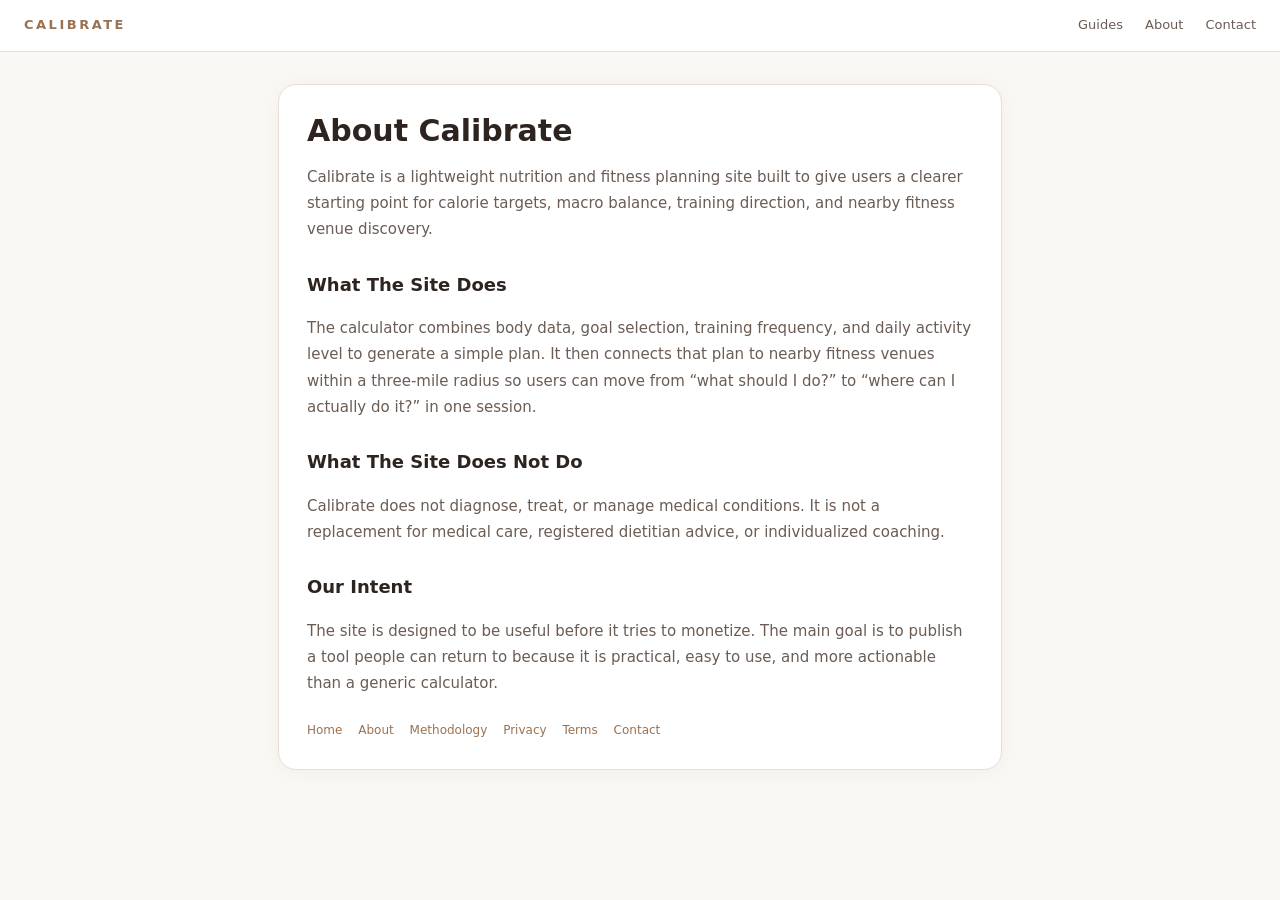
<file: about.html>
<!DOCTYPE html>
<html lang="en">
<head>
  <meta charset="UTF-8" />
  <meta name="viewport" content="width=device-width, initial-scale=1.0" />
  <title>About Calibrate</title>
  <meta name="google-adsense-account" content="ca-pub-9247222675222330" />
  <script async src="https://pagead2.googlesyndication.com/pagead/js/adsbygoogle.js?client=ca-pub-9247222675222330" crossorigin="anonymous"></script>
  <script async src="https://www.googletagmanager.com/gtag/js?id=G-ZL0KT039TB"></script>
  <script>
    window.dataLayer = window.dataLayer || [];
    function gtag(){dataLayer.push(arguments);}
    gtag('js', new Date());
    gtag('config', 'G-ZL0KT039TB');
  </script>
  <script type="text/javascript">
    (function(c,l,a,r,i,t,y){
        c[a]=c[a]||function(){(c[a].q=c[a].q||[]).push(arguments)};
        t=l.createElement(r);t.async=1;t.src="https://www.clarity.ms/tag/"+i;
        y=l.getElementsByTagName(r)[0];y.parentNode.insertBefore(t,y);
    })(window, document, "clarity", "script", "w45pj6dyt1");
  </script>
  <style>
    * { box-sizing: border-box; }
    body { margin: 0; font-family: Inter, system-ui, sans-serif; background: #faf8f5; color: #2d2420; line-height: 1.75; }
    nav.nav { background: #fff; border-bottom: 1px solid #ecddd4; padding: 14px 24px; display: flex; align-items: center; justify-content: space-between; position: sticky; top: 0; z-index: 10; }
    .nav-brand { color: #9a7252; text-decoration: none; font-weight: 700; letter-spacing: 2.5px; text-transform: uppercase; font-size: 13px; }
    .nav-links { display: flex; gap: 22px; }
    .nav-links a { color: #6b5c54; text-decoration: none; font-size: 13px; font-weight: 500; }
    .nav-links a:hover { color: #9a7252; }
    .wrap { max-width: 760px; margin: 0 auto; padding: 32px 18px 64px; }
    .card { background: #fff; border: 1px solid #ecddd4; border-radius: 18px; box-shadow: 0 2px 24px rgba(184,144,106,0.08); padding: 28px; }
    h1 { margin: 0 0 14px; font-size: 30px; line-height: 1.2; }
    h2 { margin: 26px 0 10px; font-size: 18px; }
    p, li { font-size: 15px; color: #6b5c54; }
    ul { padding-left: 20px; }
    .footer { margin-top: 24px; font-size: 12px; color: #9b8e87; }
    .footer a { color: #9a7252; text-decoration: none; margin-right: 12px; }
  </style>
</head>
<body>
  <nav class="nav">
    <a class="nav-brand" href="/">Calibrate</a>
    <div class="nav-links">
      <a href="/guides.html">Guides</a>
      <a href="/about.html">About</a>
      <a href="/contact.html">Contact</a>
    </div>
  </nav>
  <div class="wrap">
    <div class="card">
<h1>About Calibrate</h1>
<p>Calibrate is a lightweight nutrition and fitness planning site built to give users a clearer starting point for calorie targets, macro balance, training direction, and nearby fitness venue discovery.</p>
<h2>What The Site Does</h2>
<p>The calculator combines body data, goal selection, training frequency, and daily activity level to generate a simple plan. It then connects that plan to nearby fitness venues within a three-mile radius so users can move from “what should I do?” to “where can I actually do it?” in one session.</p>
<h2>What The Site Does Not Do</h2>
<p>Calibrate does not diagnose, treat, or manage medical conditions. It is not a replacement for medical care, registered dietitian advice, or individualized coaching.</p>
<h2>Our Intent</h2>
<p>The site is designed to be useful before it tries to monetize. The main goal is to publish a tool people can return to because it is practical, easy to use, and more actionable than a generic calculator.</p>
      <div class="footer">
        <a href="/">Home</a>
        <a href="/about.html">About</a>
        <a href="/methodology.html">Methodology</a>
        <a href="/privacy.html">Privacy</a>
        <a href="/terms.html">Terms</a>
        <a href="/contact.html">Contact</a>
      </div>
    </div>
  </div>
</body>
</html>
</file>
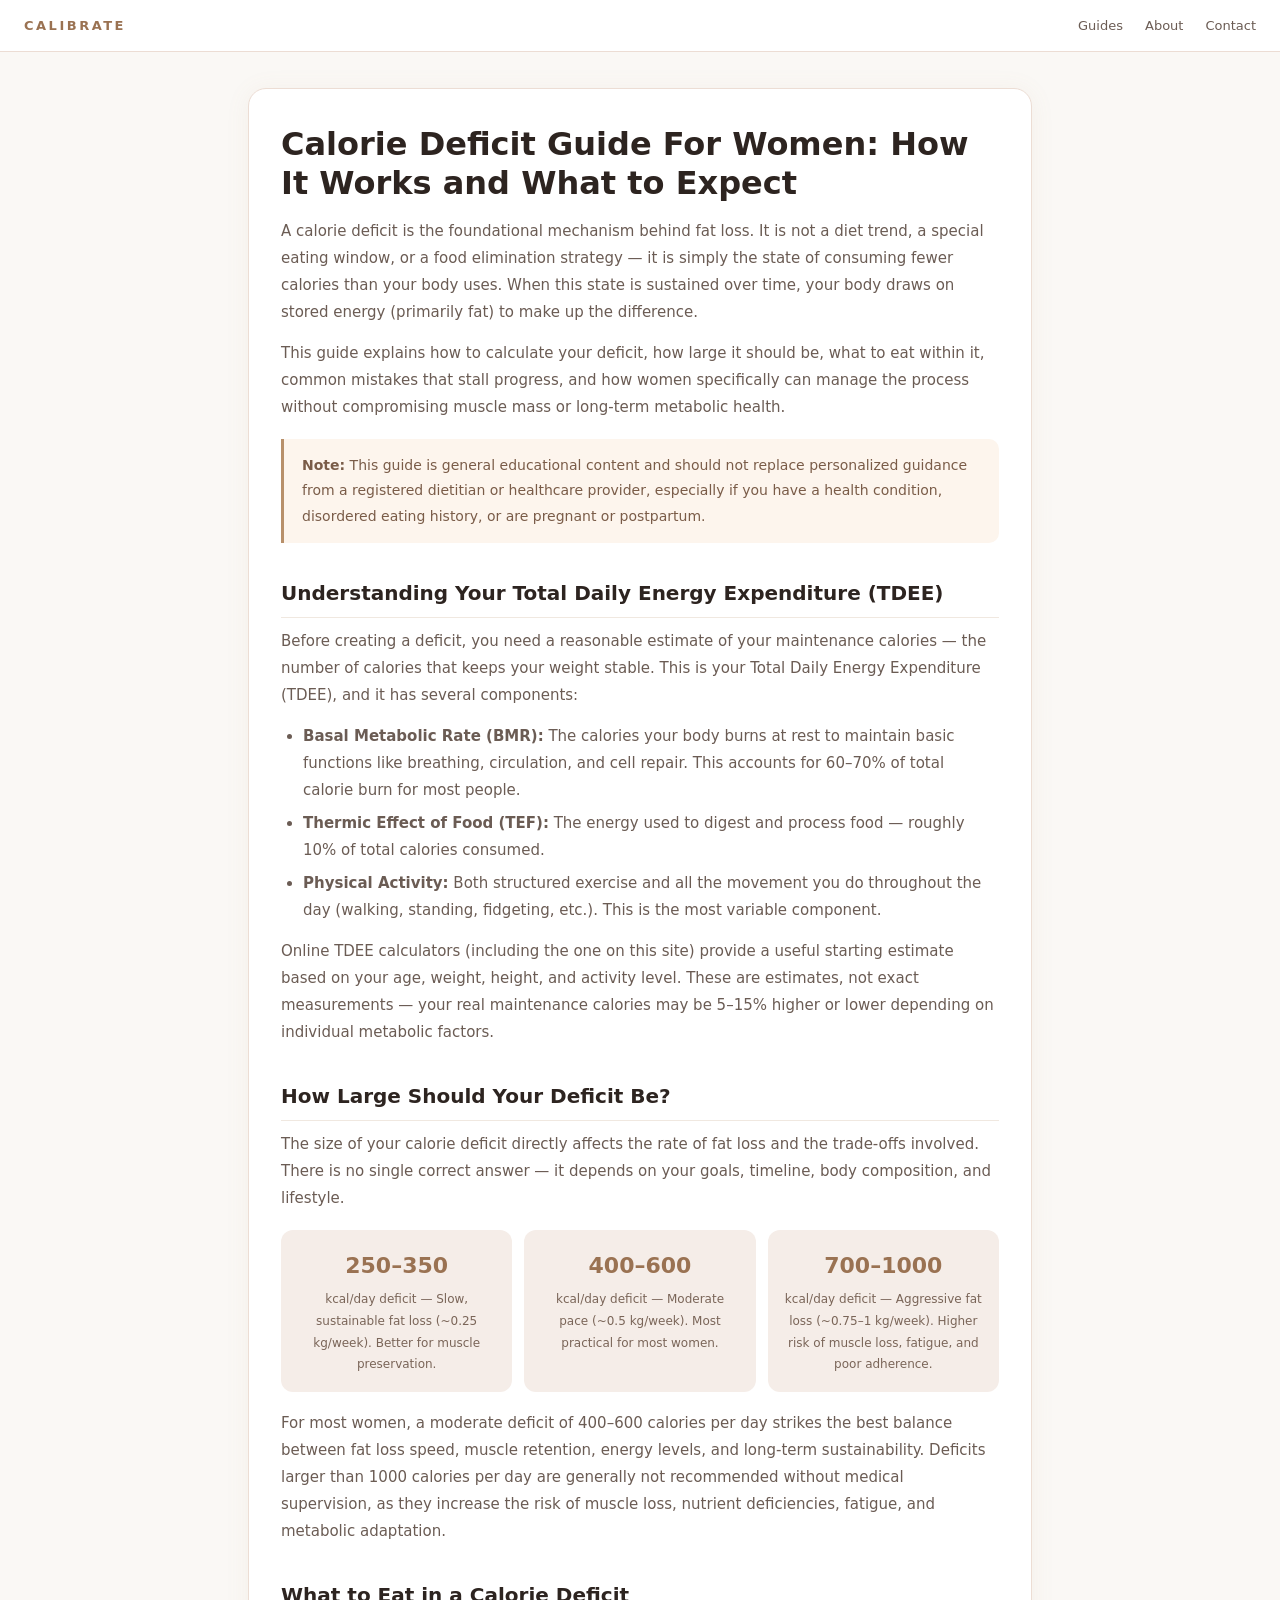
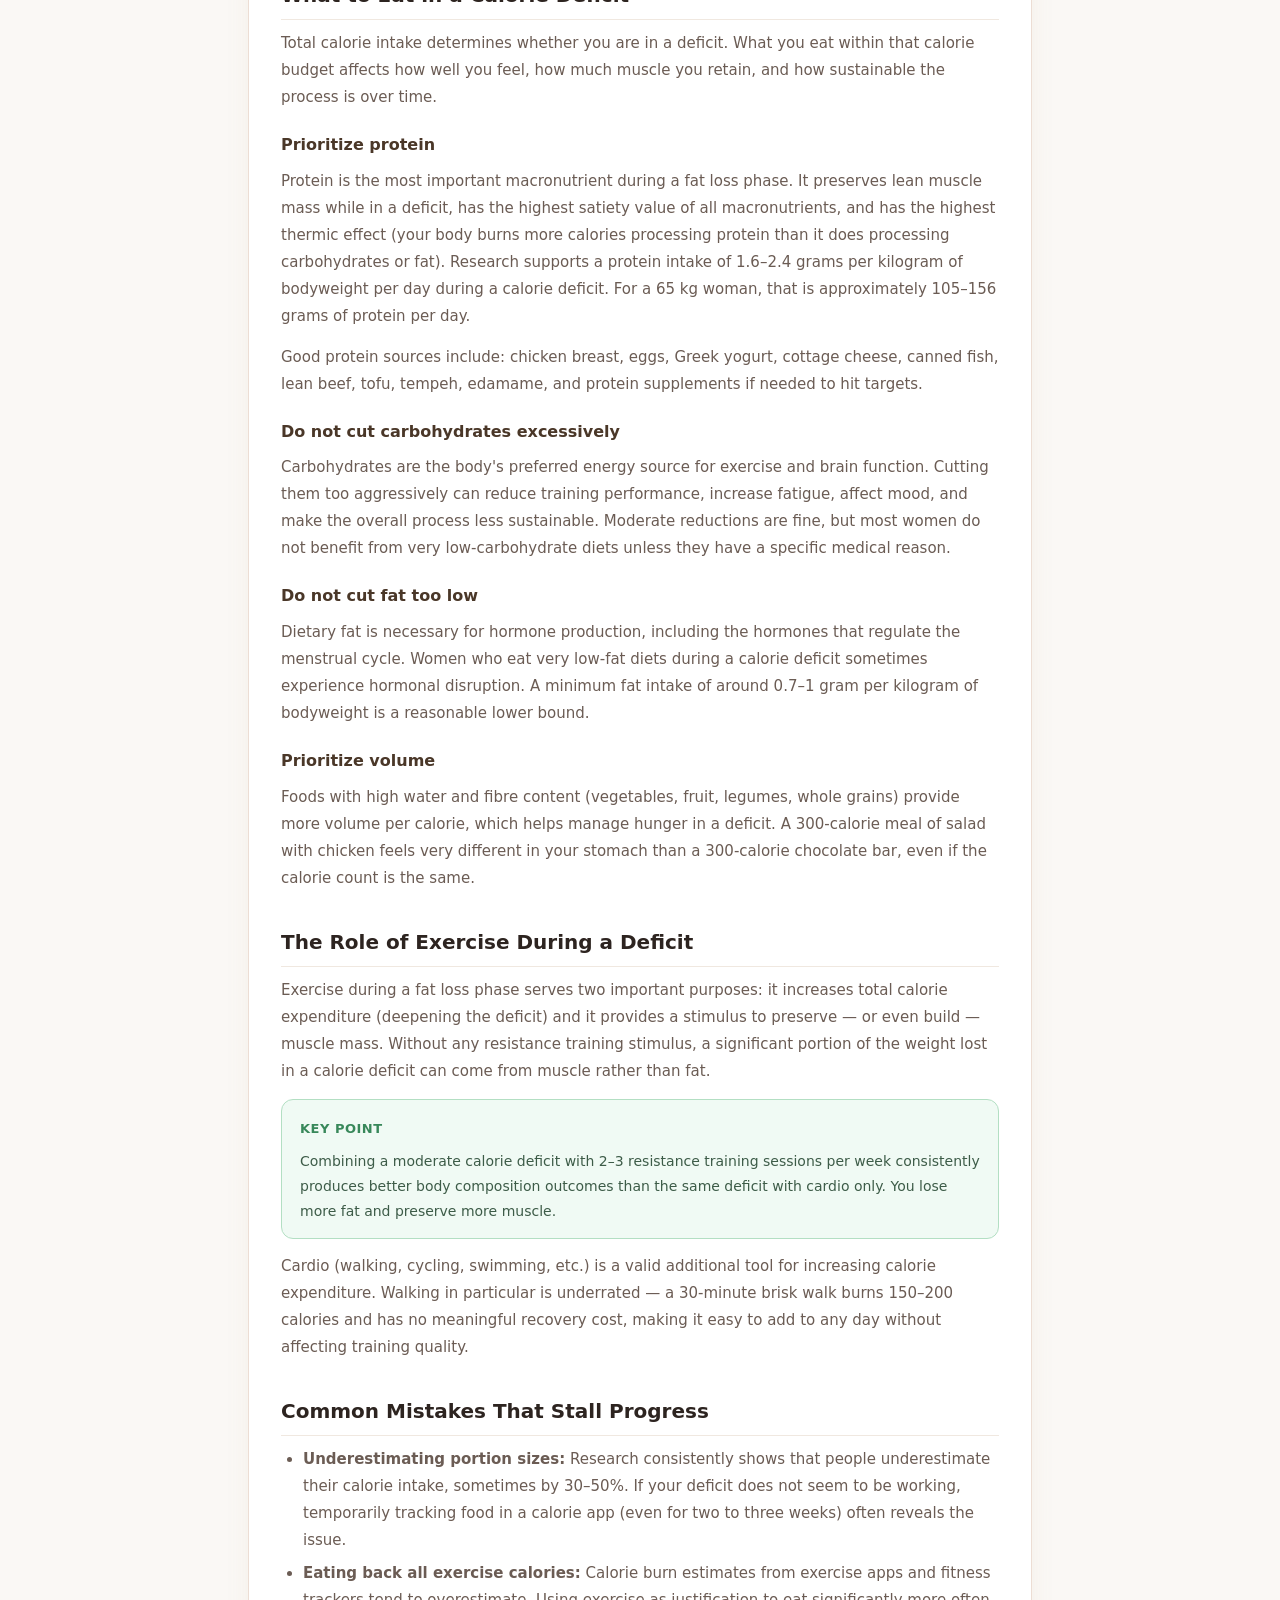
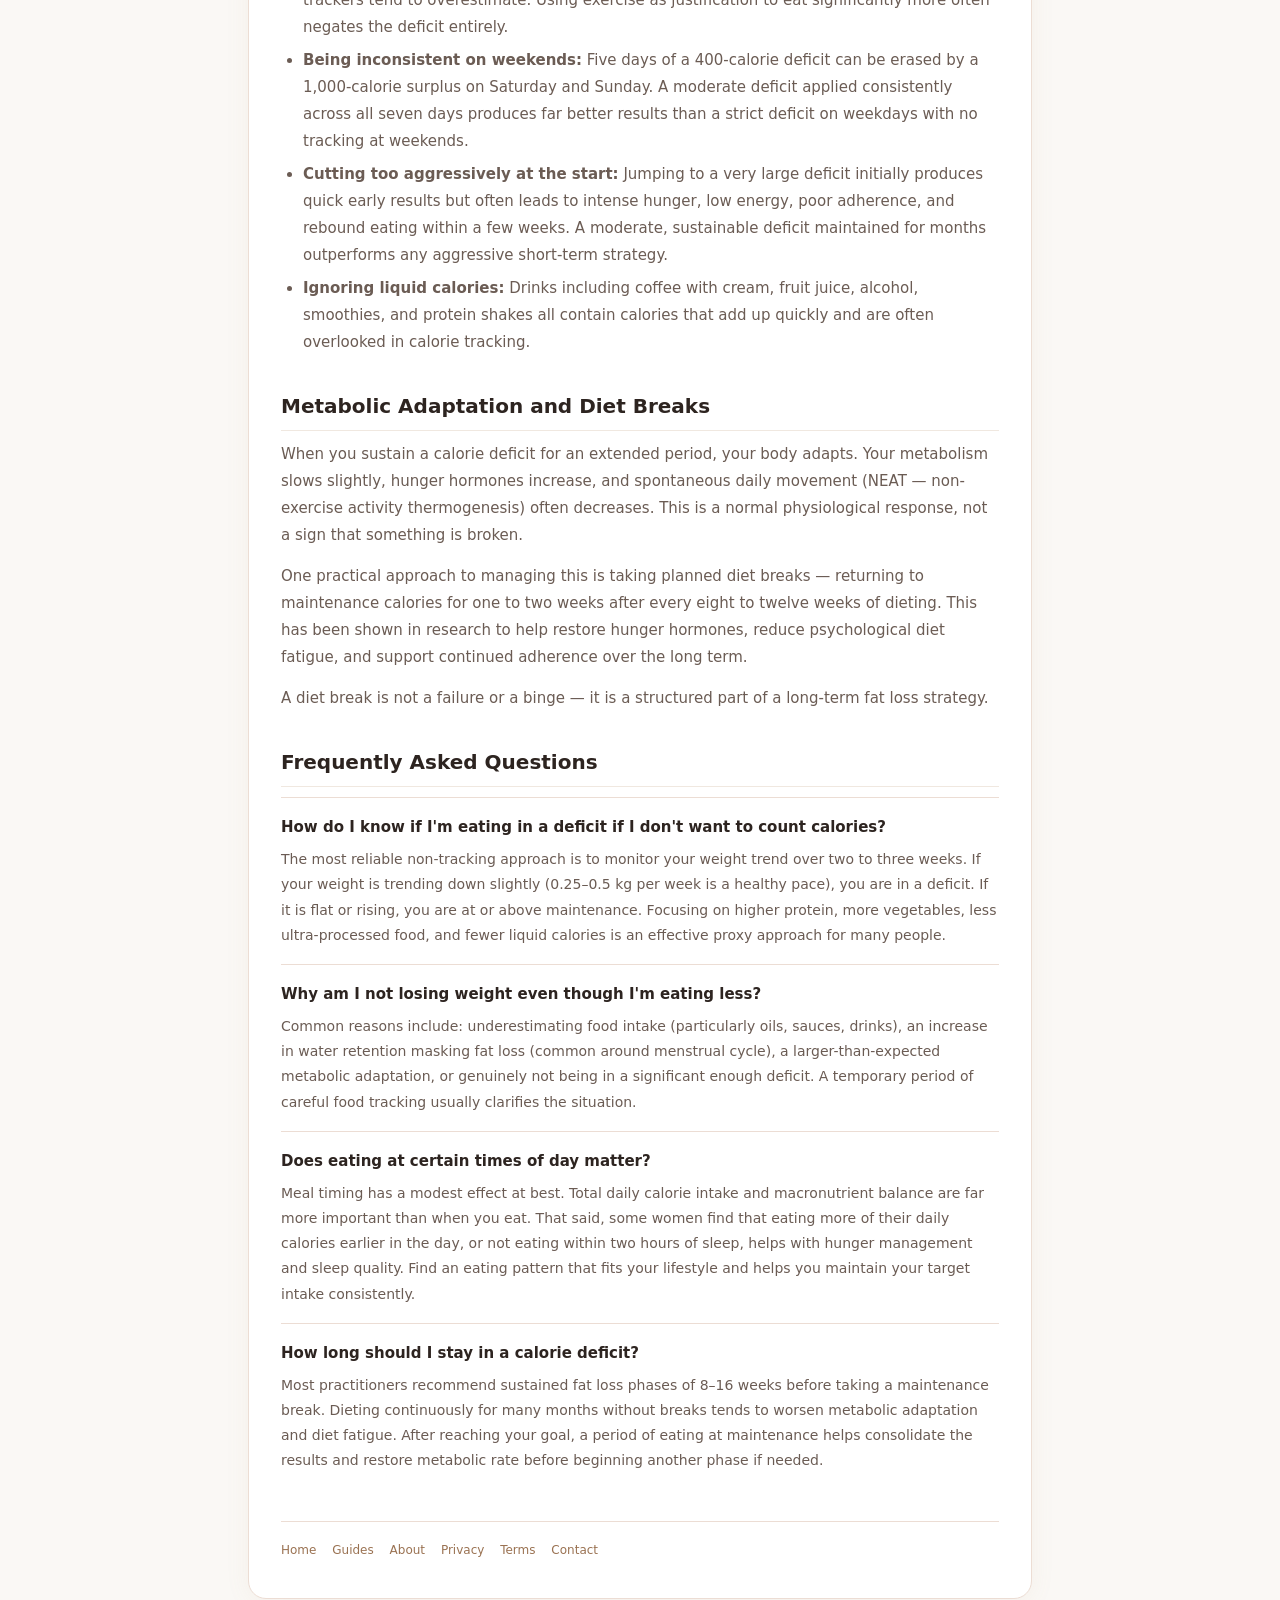
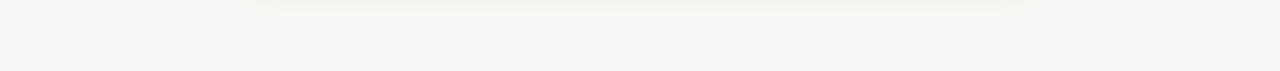
<file: calorie-deficit-guide.html>
<!DOCTYPE html>
<html lang="en">
<head>
  <meta charset="UTF-8" />
  <meta name="viewport" content="width=device-width, initial-scale=1.0" />
  <title>Calorie Deficit Guide For Women: How It Works and What to Expect - Calibrate</title>
  <meta name="description" content="A practical calorie deficit guide for women. Learn how to calculate your deficit, how large it should be, what to eat, common mistakes, and how to sustain fat loss without losing muscle." />
  <link rel="canonical" href="https://woojintest.pages.dev/calorie-deficit-guide.html" />
  <meta property="og:type" content="article" />
  <meta property="og:title" content="Calorie Deficit Guide For Women: How It Works and What to Expect" />
  <meta property="og:description" content="A practical calorie deficit guide for women. Learn how to calculate your deficit, how large it should be, what to eat, common mistakes, and how to sustain fat loss without losing muscle." />
  <meta property="og:url" content="https://woojintest.pages.dev/calorie-deficit-guide.html" />
  <meta property="og:site_name" content="Calibrate" />
  <meta property="article:published_time" content="2026-04-01" />
  <meta name="twitter:card" content="summary" />
  <meta name="twitter:title" content="Calorie Deficit Guide For Women: How It Works and What to Expect" />
  <meta name="twitter:description" content="A practical calorie deficit guide for women covering deficit size, nutrition, and fat loss strategies." />
  <meta name="google-adsense-account" content="ca-pub-9247222675222330" />
  <script async src="https://pagead2.googlesyndication.com/pagead/js/adsbygoogle.js?client=ca-pub-9247222675222330" crossorigin="anonymous"></script>
  <script async src="https://www.googletagmanager.com/gtag/js?id=G-ZL0KT039TB"></script>
  <script>
    window.dataLayer = window.dataLayer || [];
    function gtag(){dataLayer.push(arguments);}
    gtag('js', new Date());
    gtag('config', 'G-ZL0KT039TB');
  </script>
  <script type="text/javascript">
    (function(c,l,a,r,i,t,y){
        c[a]=c[a]||function(){(c[a].q=c[a].q||[]).push(arguments)};
        t=l.createElement(r);t.async=1;t.src="https://www.clarity.ms/tag/"+i;
        y=l.getElementsByTagName(r)[0];y.parentNode.insertBefore(t,y);
    })(window, document, "clarity", "script", "w45pj6dyt1");
  </script>
  <style>
    * { box-sizing: border-box; }
    body { margin: 0; font-family: Inter, system-ui, sans-serif; background: #faf8f5; color: #2d2420; line-height: 1.8; }
    nav.nav { background: #fff; border-bottom: 1px solid #ecddd4; padding: 14px 24px; display: flex; align-items: center; justify-content: space-between; position: sticky; top: 0; z-index: 10; }
    .nav-brand { color: #9a7252; text-decoration: none; font-weight: 700; letter-spacing: 2.5px; text-transform: uppercase; font-size: 13px; }
    .nav-links { display: flex; gap: 22px; }
    .nav-links a { color: #6b5c54; text-decoration: none; font-size: 13px; font-weight: 500; }
    .nav-links a:hover { color: #9a7252; }
    .wrap { max-width: 820px; margin: 0 auto; padding: 36px 18px 72px; }
    .card { background: #fff; border: 1px solid #ecddd4; border-radius: 18px; box-shadow: 0 2px 24px rgba(184,144,106,0.08); padding: 36px 32px; }
    h1 { margin: 0 0 16px; font-size: 32px; line-height: 1.2; }
    h2 { margin: 32px 0 10px; font-size: 20px; color: #2d2420; border-bottom: 1px solid #f0e8e0; padding-bottom: 6px; }
    h3 { margin: 20px 0 8px; font-size: 16px; color: #4a3728; }
    p { font-size: 15px; color: #6b5c54; margin: 0 0 14px; }
    ul, ol { padding-left: 22px; margin: 0 0 14px; }
    li { font-size: 15px; color: #6b5c54; margin-bottom: 6px; }
    .intro-note { background: #fdf5ed; border-left: 3px solid #b8906a; border-radius: 0 10px 10px 0; padding: 14px 18px; margin: 18px 0; }
    .intro-note p { margin: 0; font-size: 14px; color: #7a5c48; }
    .stat-grid { display: grid; grid-template-columns: repeat(3, 1fr); gap: 12px; margin: 18px 0; }
    @media (max-width: 600px) { .stat-grid { grid-template-columns: 1fr; } }
    .stat-card { background: #f5ede8; border-radius: 12px; padding: 16px; text-align: center; }
    .stat-card .val { font-size: 22px; font-weight: 800; color: #9a7252; }
    .stat-card .lbl { font-size: 12px; color: #7a6558; margin-top: 4px; }
    .tip-block { background: #f0faf4; border: 1px solid #b3dfc3; border-radius: 12px; padding: 14px 18px; margin: 14px 0; }
    .tip-block strong { color: #38885a; font-size: 13px; text-transform: uppercase; letter-spacing: 0.5px; }
    .tip-block p { margin: 6px 0 0; font-size: 14px; color: #3d5c48; }
    .faq-item { border-top: 1px solid #ecddd4; padding: 16px 0; }
    .faq-item:last-child { border-bottom: 1px solid #ecddd4; }
    .faq-q { font-size: 15px; font-weight: 600; color: #2d2420; margin: 0 0 6px; }
    .faq-a { font-size: 14px; color: #6b5c54; margin: 0; }
    .footer { margin-top: 32px; padding-top: 18px; border-top: 1px solid #ecddd4; font-size: 12px; color: #9b8e87; }
    .footer a { color: #9a7252; text-decoration: none; margin-right: 12px; }
    .breadcrumb { font-size: 12px; color: #9b8e87; margin-bottom: 18px; display: flex; align-items: center; gap: 6px; flex-wrap: wrap; }
    .breadcrumb a { color: #9a7252; text-decoration: none; }
    .breadcrumb span.sep { color: #ecddd4; }
    .article-meta { display: flex; align-items: center; gap: 16px; margin-bottom: 22px; flex-wrap: wrap; }
    .article-meta time { font-size: 12px; color: #9b8e87; }
    .article-meta .author-tag { font-size: 12px; background: #f5ede8; color: #7a5c48; padding: 3px 10px; border-radius: 100px; border: 1px solid #e8cdb0; }
    .related-guides { margin-top: 32px; padding-top: 22px; border-top: 1px solid #ecddd4; }
    .related-guides h2 { font-size: 16px; color: #2d2420; margin: 0 0 12px; border: none; padding: 0; }
    .related-list { display: grid; gap: 10px; }
    .related-item { background: #f9f4ef; border: 1px solid #ecddd4; border-radius: 12px; padding: 14px 16px; text-decoration: none; display: block; transition: border-color 0.2s; }
    .related-item:hover { border-color: #b8906a; }
    .related-item strong { display: block; font-size: 14px; color: #2d2420; margin-bottom: 3px; }
    .related-item span { font-size: 12px; color: #6b5c54; }
  </style>
  <script type="application/ld+json">
  {
    "@context": "https://schema.org",
    "@graph": [
      {
        "@type": "Article",
        "headline": "Calorie Deficit Guide For Women: How It Works and What to Expect",
        "description": "A practical calorie deficit guide for women. Learn how to calculate your deficit, how large it should be, what to eat, common mistakes, and how to sustain fat loss without losing muscle.",
        "url": "https://woojintest.pages.dev/calorie-deficit-guide.html",
        "datePublished": "2026-04-01",
        "dateModified": "2026-04-01",
        "author": {"@type": "Organization", "name": "Calibrate", "url": "https://woojintest.pages.dev/"},
        "publisher": {"@type": "Organization", "name": "Calibrate", "url": "https://woojintest.pages.dev/"},
        "mainEntityOfPage": {"@type": "WebPage", "@id": "https://woojintest.pages.dev/calorie-deficit-guide.html"},
        "inLanguage": "en"
      },
      {
        "@type": "BreadcrumbList",
        "itemListElement": [
          {"@type": "ListItem", "position": 1, "name": "Home", "item": "https://woojintest.pages.dev/"},
          {"@type": "ListItem", "position": 2, "name": "Guides", "item": "https://woojintest.pages.dev/guides.html"},
          {"@type": "ListItem", "position": 3, "name": "Calorie Deficit Guide", "item": "https://woojintest.pages.dev/calorie-deficit-guide.html"}
        ]
      },
      {
        "@type": "FAQPage",
        "mainEntity": [
          {
            "@type": "Question",
            "name": "How do I know if I'm eating in a calorie deficit if I don't want to count calories?",
            "acceptedAnswer": {"@type": "Answer", "text": "Monitor your weight trend over two to three weeks. If your weight is trending down slightly, you are in a deficit. Focusing on higher protein, more vegetables, less ultra-processed food, and fewer liquid calories is an effective proxy approach for many people."}
          },
          {
            "@type": "Question",
            "name": "Why am I not losing weight even though I'm eating less?",
            "acceptedAnswer": {"@type": "Answer", "text": "Common reasons include underestimating food intake, water retention masking fat loss, metabolic adaptation, or not being in a significant enough deficit. A temporary period of careful food tracking usually clarifies the situation."}
          },
          {
            "@type": "Question",
            "name": "Does eating at certain times of day matter for fat loss?",
            "acceptedAnswer": {"@type": "Answer", "text": "Meal timing has a modest effect at best. Total daily calorie intake and macronutrient balance are far more important than when you eat. Find an eating pattern that fits your lifestyle and helps you maintain your target intake consistently."}
          },
          {
            "@type": "Question",
            "name": "How long should I stay in a calorie deficit?",
            "acceptedAnswer": {"@type": "Answer", "text": "Most practitioners recommend sustained fat loss phases of 8 to 16 weeks before taking a maintenance break. Dieting continuously for many months without breaks tends to worsen metabolic adaptation and diet fatigue."}
          }
        ]
      }
    ]
  }
  </script>
</head>
<body>
  <nav class="nav">
    <a class="nav-brand" href="/">Calibrate</a>
    <div class="nav-links">
      <a href="/guides.html">Guides</a>
      <a href="/about.html">About</a>
      <a href="/contact.html">Contact</a>
    </div>
  </nav>
  <div class="wrap">
    <div class="card">
      <h1>Calorie Deficit Guide For Women: How It Works and What to Expect</h1>
      <p>A calorie deficit is the foundational mechanism behind fat loss. It is not a diet trend, a special eating window, or a food elimination strategy — it is simply the state of consuming fewer calories than your body uses. When this state is sustained over time, your body draws on stored energy (primarily fat) to make up the difference.</p>
      <p>This guide explains how to calculate your deficit, how large it should be, what to eat within it, common mistakes that stall progress, and how women specifically can manage the process without compromising muscle mass or long-term metabolic health.</p>

      <div class="intro-note">
        <p><strong>Note:</strong> This guide is general educational content and should not replace personalized guidance from a registered dietitian or healthcare provider, especially if you have a health condition, disordered eating history, or are pregnant or postpartum.</p>
      </div>

      <h2>Understanding Your Total Daily Energy Expenditure (TDEE)</h2>
      <p>Before creating a deficit, you need a reasonable estimate of your maintenance calories — the number of calories that keeps your weight stable. This is your Total Daily Energy Expenditure (TDEE), and it has several components:</p>
      <ul>
        <li><strong>Basal Metabolic Rate (BMR):</strong> The calories your body burns at rest to maintain basic functions like breathing, circulation, and cell repair. This accounts for 60–70% of total calorie burn for most people.</li>
        <li><strong>Thermic Effect of Food (TEF):</strong> The energy used to digest and process food — roughly 10% of total calories consumed.</li>
        <li><strong>Physical Activity:</strong> Both structured exercise and all the movement you do throughout the day (walking, standing, fidgeting, etc.). This is the most variable component.</li>
      </ul>
      <p>Online TDEE calculators (including the one on this site) provide a useful starting estimate based on your age, weight, height, and activity level. These are estimates, not exact measurements — your real maintenance calories may be 5–15% higher or lower depending on individual metabolic factors.</p>

      <h2>How Large Should Your Deficit Be?</h2>
      <p>The size of your calorie deficit directly affects the rate of fat loss and the trade-offs involved. There is no single correct answer — it depends on your goals, timeline, body composition, and lifestyle.</p>

      <div class="stat-grid">
        <div class="stat-card">
          <div class="val">250–350</div>
          <div class="lbl">kcal/day deficit — Slow, sustainable fat loss (~0.25 kg/week). Better for muscle preservation.</div>
        </div>
        <div class="stat-card">
          <div class="val">400–600</div>
          <div class="lbl">kcal/day deficit — Moderate pace (~0.5 kg/week). Most practical for most women.</div>
        </div>
        <div class="stat-card">
          <div class="val">700–1000</div>
          <div class="lbl">kcal/day deficit — Aggressive fat loss (~0.75–1 kg/week). Higher risk of muscle loss, fatigue, and poor adherence.</div>
        </div>
      </div>

      <p>For most women, a moderate deficit of 400–600 calories per day strikes the best balance between fat loss speed, muscle retention, energy levels, and long-term sustainability. Deficits larger than 1000 calories per day are generally not recommended without medical supervision, as they increase the risk of muscle loss, nutrient deficiencies, fatigue, and metabolic adaptation.</p>

      <h2>What to Eat in a Calorie Deficit</h2>
      <p>Total calorie intake determines whether you are in a deficit. What you eat within that calorie budget affects how well you feel, how much muscle you retain, and how sustainable the process is over time.</p>

      <h3>Prioritize protein</h3>
      <p>Protein is the most important macronutrient during a fat loss phase. It preserves lean muscle mass while in a deficit, has the highest satiety value of all macronutrients, and has the highest thermic effect (your body burns more calories processing protein than it does processing carbohydrates or fat). Research supports a protein intake of 1.6–2.4 grams per kilogram of bodyweight per day during a calorie deficit. For a 65 kg woman, that is approximately 105–156 grams of protein per day.</p>
      <p>Good protein sources include: chicken breast, eggs, Greek yogurt, cottage cheese, canned fish, lean beef, tofu, tempeh, edamame, and protein supplements if needed to hit targets.</p>

      <h3>Do not cut carbohydrates excessively</h3>
      <p>Carbohydrates are the body's preferred energy source for exercise and brain function. Cutting them too aggressively can reduce training performance, increase fatigue, affect mood, and make the overall process less sustainable. Moderate reductions are fine, but most women do not benefit from very low-carbohydrate diets unless they have a specific medical reason.</p>

      <h3>Do not cut fat too low</h3>
      <p>Dietary fat is necessary for hormone production, including the hormones that regulate the menstrual cycle. Women who eat very low-fat diets during a calorie deficit sometimes experience hormonal disruption. A minimum fat intake of around 0.7–1 gram per kilogram of bodyweight is a reasonable lower bound.</p>

      <h3>Prioritize volume</h3>
      <p>Foods with high water and fibre content (vegetables, fruit, legumes, whole grains) provide more volume per calorie, which helps manage hunger in a deficit. A 300-calorie meal of salad with chicken feels very different in your stomach than a 300-calorie chocolate bar, even if the calorie count is the same.</p>

      <h2>The Role of Exercise During a Deficit</h2>
      <p>Exercise during a fat loss phase serves two important purposes: it increases total calorie expenditure (deepening the deficit) and it provides a stimulus to preserve — or even build — muscle mass. Without any resistance training stimulus, a significant portion of the weight lost in a calorie deficit can come from muscle rather than fat.</p>

      <div class="tip-block">
        <strong>Key Point</strong>
        <p>Combining a moderate calorie deficit with 2–3 resistance training sessions per week consistently produces better body composition outcomes than the same deficit with cardio only. You lose more fat and preserve more muscle.</p>
      </div>

      <p>Cardio (walking, cycling, swimming, etc.) is a valid additional tool for increasing calorie expenditure. Walking in particular is underrated — a 30-minute brisk walk burns 150–200 calories and has no meaningful recovery cost, making it easy to add to any day without affecting training quality.</p>

      <h2>Common Mistakes That Stall Progress</h2>
      <ul>
        <li><strong>Underestimating portion sizes:</strong> Research consistently shows that people underestimate their calorie intake, sometimes by 30–50%. If your deficit does not seem to be working, temporarily tracking food in a calorie app (even for two to three weeks) often reveals the issue.</li>
        <li><strong>Eating back all exercise calories:</strong> Calorie burn estimates from exercise apps and fitness trackers tend to overestimate. Using exercise as justification to eat significantly more often negates the deficit entirely.</li>
        <li><strong>Being inconsistent on weekends:</strong> Five days of a 400-calorie deficit can be erased by a 1,000-calorie surplus on Saturday and Sunday. A moderate deficit applied consistently across all seven days produces far better results than a strict deficit on weekdays with no tracking at weekends.</li>
        <li><strong>Cutting too aggressively at the start:</strong> Jumping to a very large deficit initially produces quick early results but often leads to intense hunger, low energy, poor adherence, and rebound eating within a few weeks. A moderate, sustainable deficit maintained for months outperforms any aggressive short-term strategy.</li>
        <li><strong>Ignoring liquid calories:</strong> Drinks including coffee with cream, fruit juice, alcohol, smoothies, and protein shakes all contain calories that add up quickly and are often overlooked in calorie tracking.</li>
      </ul>

      <h2>Metabolic Adaptation and Diet Breaks</h2>
      <p>When you sustain a calorie deficit for an extended period, your body adapts. Your metabolism slows slightly, hunger hormones increase, and spontaneous daily movement (NEAT — non-exercise activity thermogenesis) often decreases. This is a normal physiological response, not a sign that something is broken.</p>
      <p>One practical approach to managing this is taking planned diet breaks — returning to maintenance calories for one to two weeks after every eight to twelve weeks of dieting. This has been shown in research to help restore hunger hormones, reduce psychological diet fatigue, and support continued adherence over the long term.</p>
      <p>A diet break is not a failure or a binge — it is a structured part of a long-term fat loss strategy.</p>

      <h2>Frequently Asked Questions</h2>
      <div class="faq-item">
        <p class="faq-q">How do I know if I'm eating in a deficit if I don't want to count calories?</p>
        <p class="faq-a">The most reliable non-tracking approach is to monitor your weight trend over two to three weeks. If your weight is trending down slightly (0.25–0.5 kg per week is a healthy pace), you are in a deficit. If it is flat or rising, you are at or above maintenance. Focusing on higher protein, more vegetables, less ultra-processed food, and fewer liquid calories is an effective proxy approach for many people.</p>
      </div>
      <div class="faq-item">
        <p class="faq-q">Why am I not losing weight even though I'm eating less?</p>
        <p class="faq-a">Common reasons include: underestimating food intake (particularly oils, sauces, drinks), an increase in water retention masking fat loss (common around menstrual cycle), a larger-than-expected metabolic adaptation, or genuinely not being in a significant enough deficit. A temporary period of careful food tracking usually clarifies the situation.</p>
      </div>
      <div class="faq-item">
        <p class="faq-q">Does eating at certain times of day matter?</p>
        <p class="faq-a">Meal timing has a modest effect at best. Total daily calorie intake and macronutrient balance are far more important than when you eat. That said, some women find that eating more of their daily calories earlier in the day, or not eating within two hours of sleep, helps with hunger management and sleep quality. Find an eating pattern that fits your lifestyle and helps you maintain your target intake consistently.</p>
      </div>
      <div class="faq-item">
        <p class="faq-q">How long should I stay in a calorie deficit?</p>
        <p class="faq-a">Most practitioners recommend sustained fat loss phases of 8–16 weeks before taking a maintenance break. Dieting continuously for many months without breaks tends to worsen metabolic adaptation and diet fatigue. After reaching your goal, a period of eating at maintenance helps consolidate the results and restore metabolic rate before beginning another phase if needed.</p>
      </div>

      <div class="footer">
        <a href="/">Home</a>
        <a href="/guides.html">Guides</a>
        <a href="/about.html">About</a>
        <a href="/privacy.html">Privacy</a>
        <a href="/terms.html">Terms</a>
        <a href="/contact.html">Contact</a>
      </div>
    </div>
  </div>
</body>
</html>
</file>
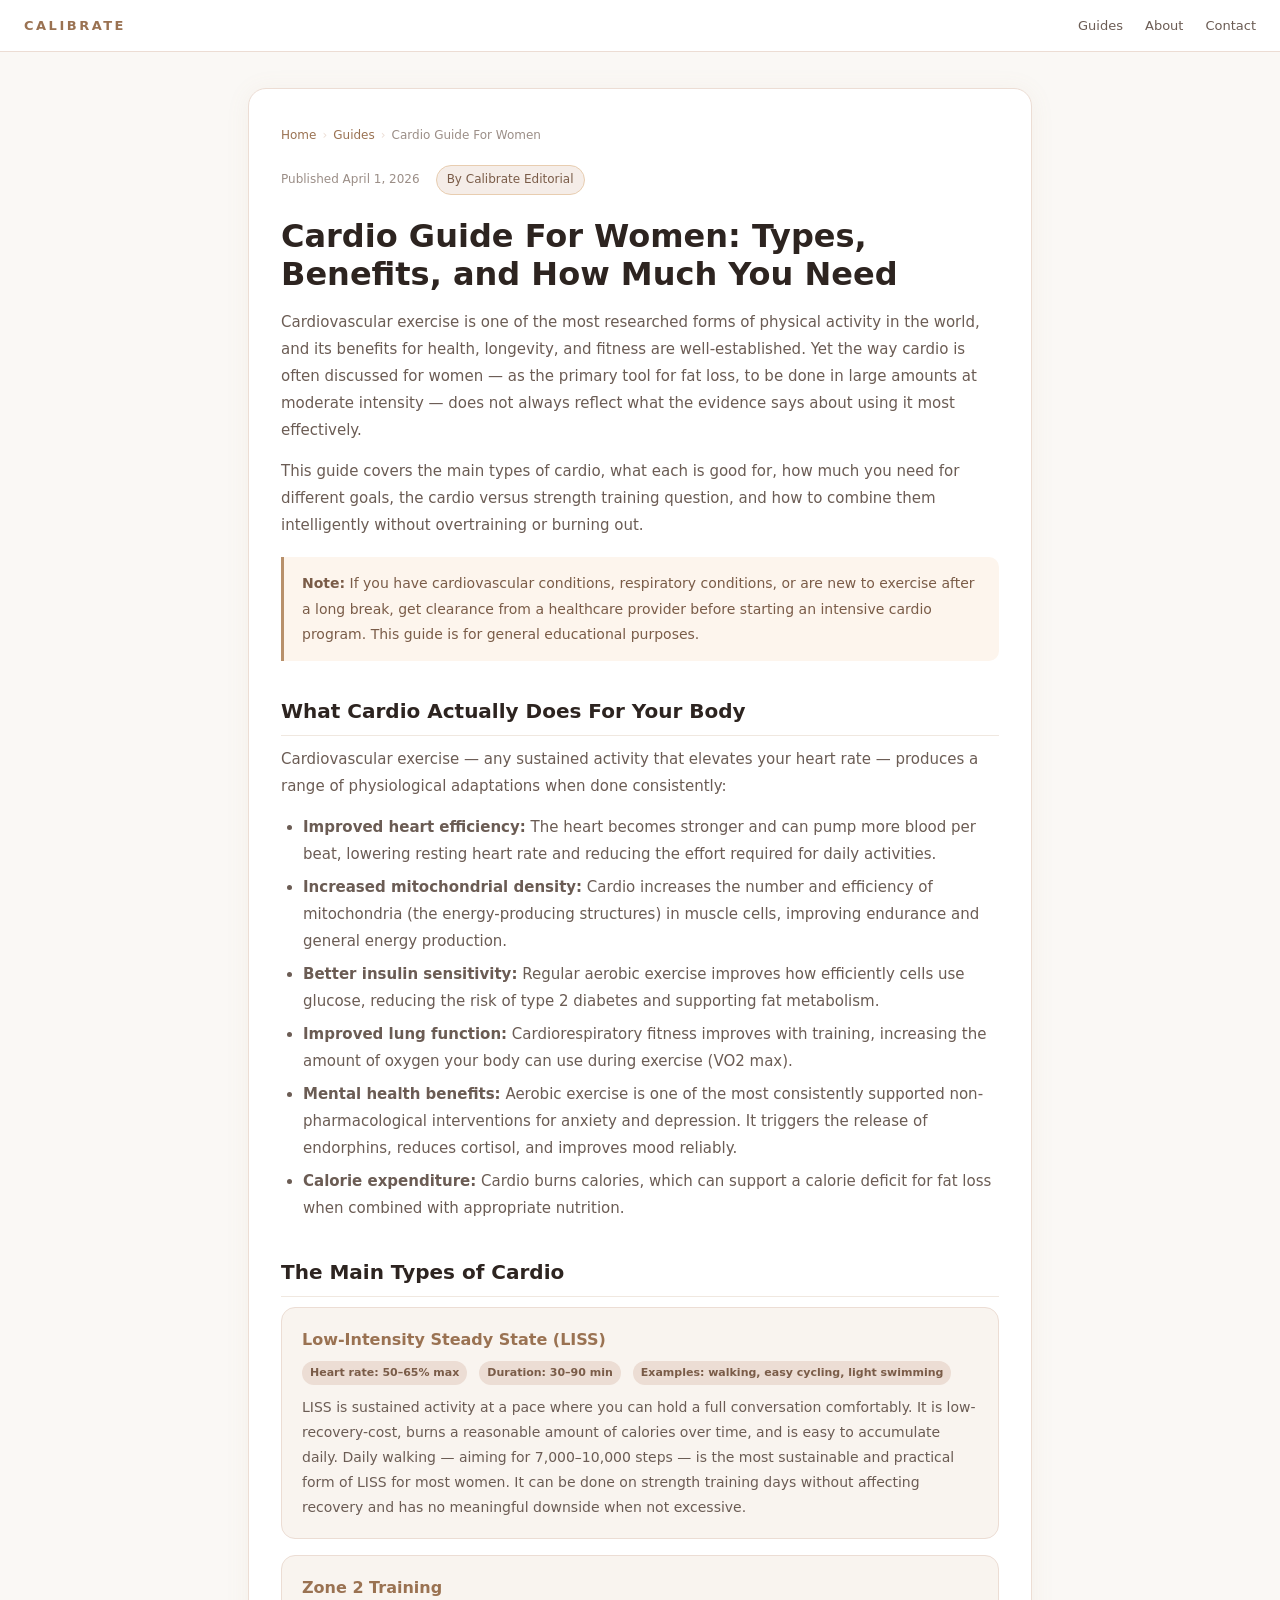
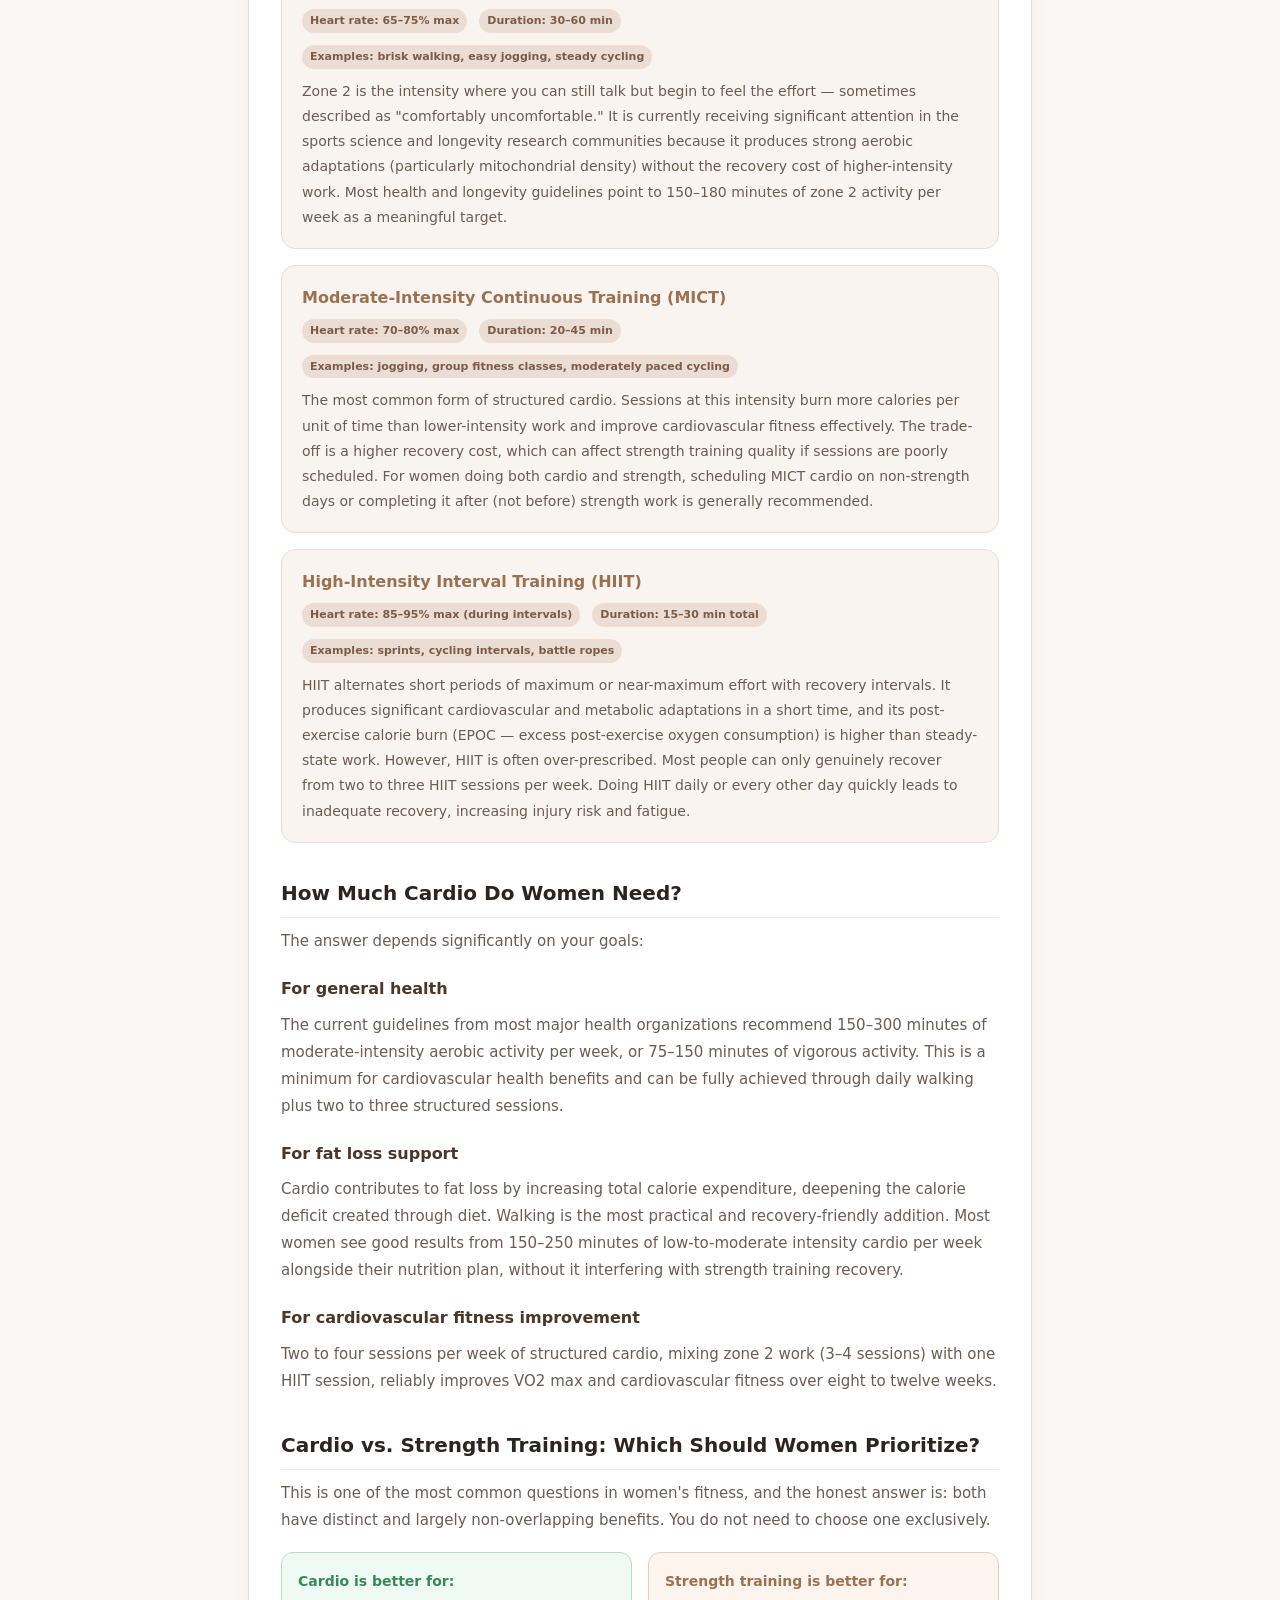
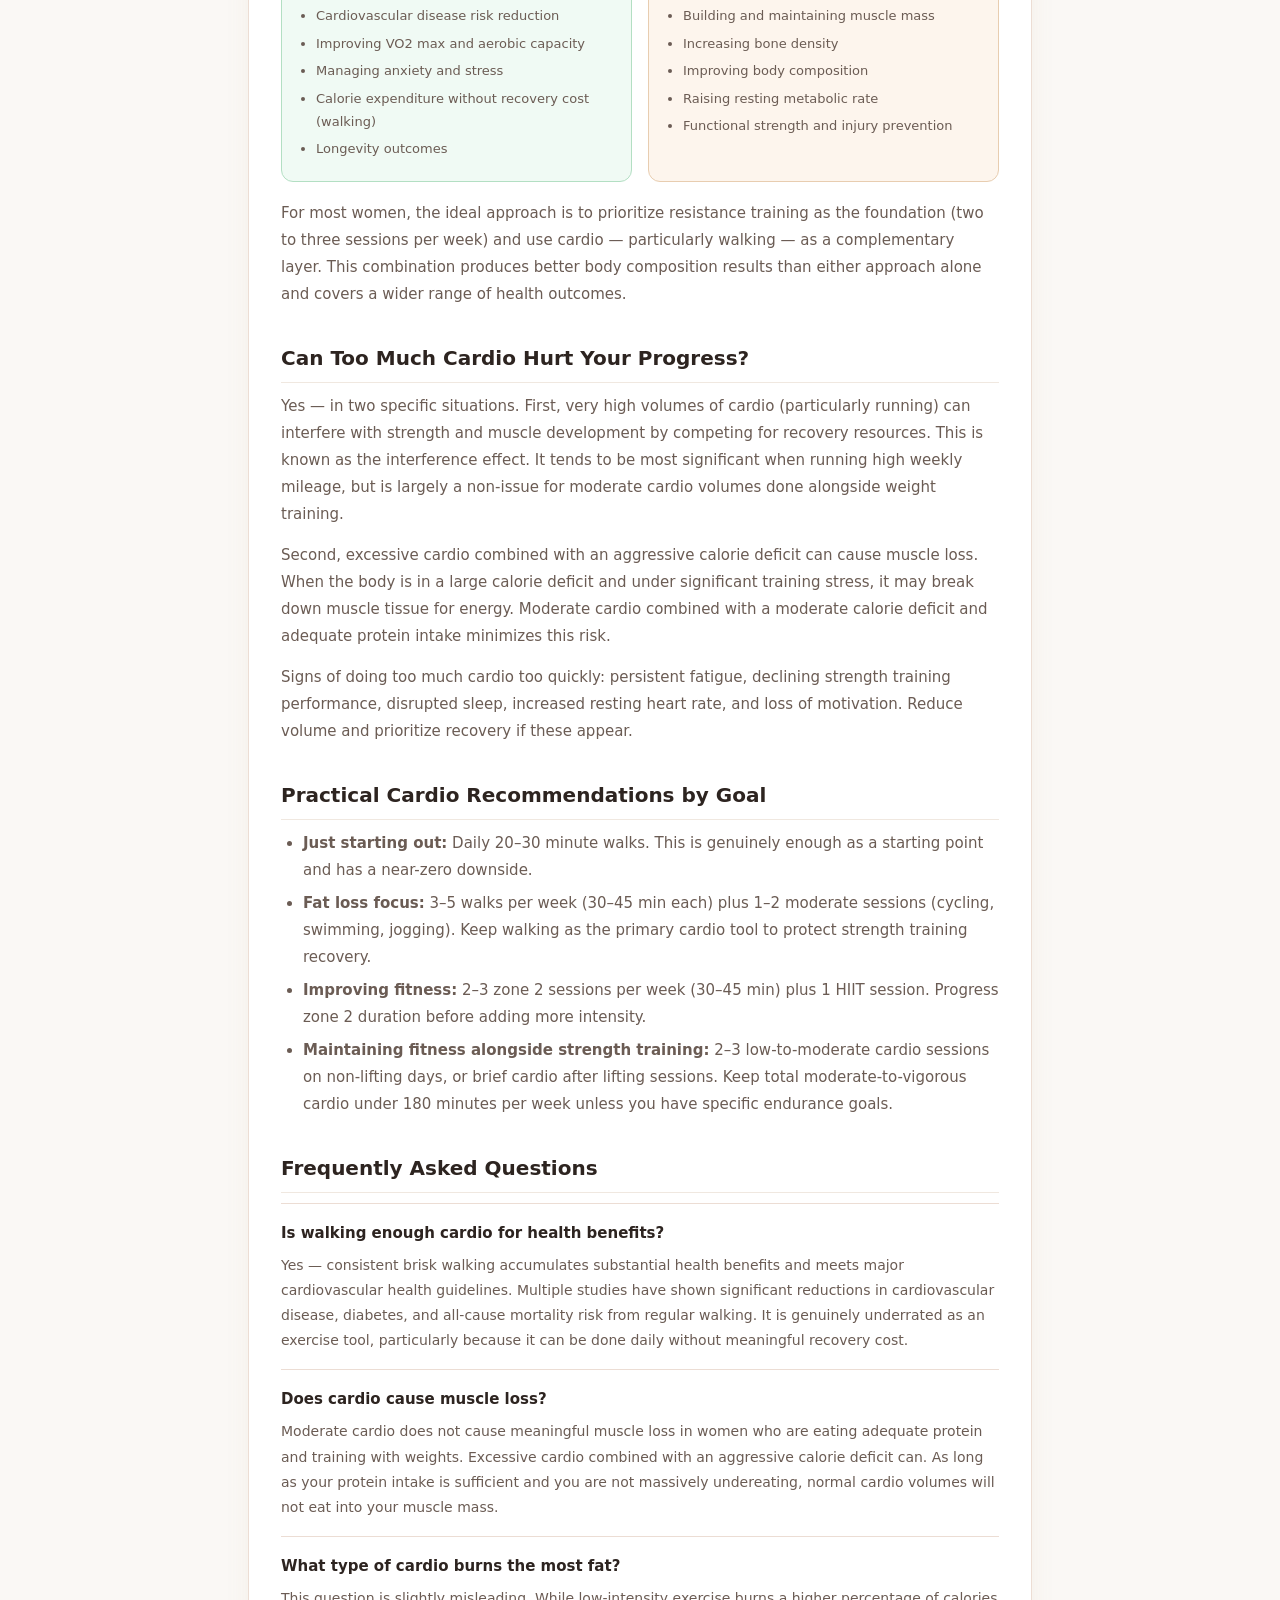
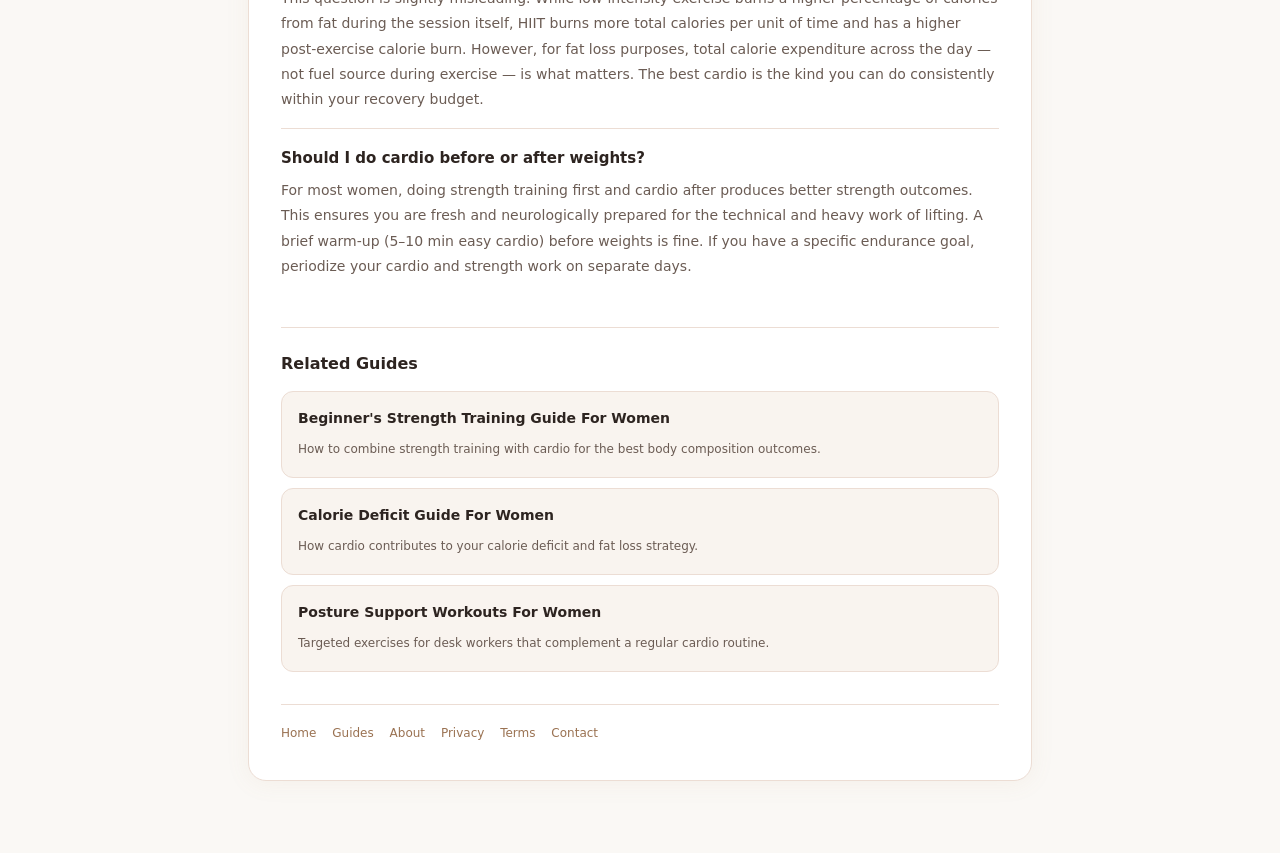
<file: cardio-guide.html>
<!DOCTYPE html>
<html lang="en">
<head>
  <meta charset="UTF-8" />
  <meta name="viewport" content="width=device-width, initial-scale=1.0" />
  <title>Cardio Guide For Women: Types, Benefits, and How Much You Need - Calibrate</title>
  <meta name="description" content="A practical cardio guide for women covering LISS, HIIT, zone 2 training, how much cardio you need, cardio vs weights, and how to use cardio effectively for fat loss and fitness." />
  <link rel="canonical" href="https://woojintest.pages.dev/cardio-guide.html" />
  <meta property="og:type" content="article" />
  <meta property="og:title" content="Cardio Guide For Women: Types, Benefits, and How Much You Need" />
  <meta property="og:description" content="A practical cardio guide for women covering LISS, HIIT, zone 2 training, how much cardio you need, cardio vs weights, and how to use cardio effectively for fat loss and fitness." />
  <meta property="og:url" content="https://woojintest.pages.dev/cardio-guide.html" />
  <meta property="og:site_name" content="Calibrate" />
  <meta property="article:published_time" content="2026-04-01" />
  <meta name="twitter:card" content="summary" />
  <meta name="twitter:title" content="Cardio Guide For Women: Types, Benefits, and How Much You Need" />
  <meta name="twitter:description" content="LISS, zone 2, HIIT explained. How much cardio women need for health, fat loss, and fitness goals." />
  <meta name="google-adsense-account" content="ca-pub-9247222675222330" />
  <script async src="https://pagead2.googlesyndication.com/pagead/js/adsbygoogle.js?client=ca-pub-9247222675222330" crossorigin="anonymous"></script>
  <script async src="https://www.googletagmanager.com/gtag/js?id=G-ZL0KT039TB"></script>
  <script>
    window.dataLayer = window.dataLayer || [];
    function gtag(){dataLayer.push(arguments);}
    gtag('js', new Date());
    gtag('config', 'G-ZL0KT039TB');
  </script>
  <script type="text/javascript">
    (function(c,l,a,r,i,t,y){
        c[a]=c[a]||function(){(c[a].q=c[a].q||[]).push(arguments)};
        t=l.createElement(r);t.async=1;t.src="https://www.clarity.ms/tag/"+i;
        y=l.getElementsByTagName(r)[0];y.parentNode.insertBefore(t,y);
    })(window, document, "clarity", "script", "w45pj6dyt1");
  </script>
  <style>
    * { box-sizing: border-box; }
    body { margin: 0; font-family: Inter, system-ui, sans-serif; background: #faf8f5; color: #2d2420; line-height: 1.8; }
    nav.nav { background: #fff; border-bottom: 1px solid #ecddd4; padding: 14px 24px; display: flex; align-items: center; justify-content: space-between; position: sticky; top: 0; z-index: 10; }
    .nav-brand { color: #9a7252; text-decoration: none; font-weight: 700; letter-spacing: 2.5px; text-transform: uppercase; font-size: 13px; }
    .nav-links { display: flex; gap: 22px; }
    .nav-links a { color: #6b5c54; text-decoration: none; font-size: 13px; font-weight: 500; }
    .nav-links a:hover { color: #9a7252; }
    .wrap { max-width: 820px; margin: 0 auto; padding: 36px 18px 72px; }
    .card { background: #fff; border: 1px solid #ecddd4; border-radius: 18px; box-shadow: 0 2px 24px rgba(184,144,106,0.08); padding: 36px 32px; }
    h1 { margin: 0 0 16px; font-size: 32px; line-height: 1.2; }
    h2 { margin: 32px 0 10px; font-size: 20px; color: #2d2420; border-bottom: 1px solid #f0e8e0; padding-bottom: 6px; }
    h3 { margin: 20px 0 8px; font-size: 16px; color: #4a3728; }
    p { font-size: 15px; color: #6b5c54; margin: 0 0 14px; }
    ul, ol { padding-left: 22px; margin: 0 0 14px; }
    li { font-size: 15px; color: #6b5c54; margin-bottom: 6px; }
    .intro-note { background: #fdf5ed; border-left: 3px solid #b8906a; border-radius: 0 10px 10px 0; padding: 14px 18px; margin: 18px 0; }
    .intro-note p { margin: 0; font-size: 14px; color: #7a5c48; }
    .cardio-type { background: #f9f4ef; border: 1px solid #ecddd4; border-radius: 14px; padding: 18px 20px; margin-bottom: 16px; }
    .cardio-type h3 { margin: 0 0 6px; font-size: 16px; color: #9a7252; }
    .cardio-type .meta { font-size: 12px; color: #9b8e87; margin-bottom: 10px; display: flex; gap: 12px; flex-wrap: wrap; }
    .meta-tag { background: #ecddd4; color: #7a5c48; padding: 2px 8px; border-radius: 100px; font-size: 11px; font-weight: 600; }
    .cardio-type p { margin: 0; font-size: 14px; }
    .compare-grid { display: grid; grid-template-columns: 1fr 1fr; gap: 16px; margin: 18px 0; }
    @media (max-width: 580px) { .compare-grid { grid-template-columns: 1fr; } }
    .compare-card { border-radius: 12px; padding: 16px; }
    .compare-card.green { background: #f0faf4; border: 1px solid #b3dfc3; }
    .compare-card.warm { background: #fdf5ed; border: 1px solid #e8cdb0; }
    .compare-card h3 { font-size: 14px; font-weight: 700; margin: 0 0 10px; }
    .compare-card.green h3 { color: #38885a; }
    .compare-card.warm h3 { color: #9a7252; }
    .compare-card ul { margin: 0; padding-left: 18px; }
    .compare-card li { font-size: 13px; margin-bottom: 4px; }
    .faq-item { border-top: 1px solid #ecddd4; padding: 16px 0; }
    .faq-item:last-child { border-bottom: 1px solid #ecddd4; }
    .faq-q { font-size: 15px; font-weight: 600; color: #2d2420; margin: 0 0 6px; }
    .faq-a { font-size: 14px; color: #6b5c54; margin: 0; }
    .footer { margin-top: 32px; padding-top: 18px; border-top: 1px solid #ecddd4; font-size: 12px; color: #9b8e87; }
    .footer a { color: #9a7252; text-decoration: none; margin-right: 12px; }
    .breadcrumb { font-size: 12px; color: #9b8e87; margin-bottom: 18px; display: flex; align-items: center; gap: 6px; flex-wrap: wrap; }
    .breadcrumb a { color: #9a7252; text-decoration: none; }
    .breadcrumb span.sep { color: #ecddd4; }
    .article-meta { display: flex; align-items: center; gap: 16px; margin-bottom: 22px; flex-wrap: wrap; }
    .article-meta time { font-size: 12px; color: #9b8e87; }
    .article-meta .author-tag { font-size: 12px; background: #f5ede8; color: #7a5c48; padding: 3px 10px; border-radius: 100px; border: 1px solid #e8cdb0; }
    .related-guides { margin-top: 32px; padding-top: 22px; border-top: 1px solid #ecddd4; }
    .related-guides h2 { font-size: 16px; color: #2d2420; margin: 0 0 12px; border: none; padding: 0; }
    .related-list { display: grid; gap: 10px; }
    .related-item { background: #f9f4ef; border: 1px solid #ecddd4; border-radius: 12px; padding: 14px 16px; text-decoration: none; display: block; transition: border-color 0.2s; }
    .related-item:hover { border-color: #b8906a; }
    .related-item strong { display: block; font-size: 14px; color: #2d2420; margin-bottom: 3px; }
    .related-item span { font-size: 12px; color: #6b5c54; }
  </style>
  <script type="application/ld+json">
  {
    "@context": "https://schema.org",
    "@graph": [
      {
        "@type": "Article",
        "headline": "Cardio Guide For Women: Types, Benefits, and How Much You Need",
        "description": "A practical cardio guide for women covering LISS, HIIT, zone 2 training, how much cardio you need, cardio vs weights, and how to use cardio effectively for fat loss and fitness.",
        "url": "https://woojintest.pages.dev/cardio-guide.html",
        "datePublished": "2026-04-01",
        "dateModified": "2026-04-01",
        "author": {"@type": "Organization", "name": "Calibrate", "url": "https://woojintest.pages.dev/"},
        "publisher": {"@type": "Organization", "name": "Calibrate", "url": "https://woojintest.pages.dev/"},
        "mainEntityOfPage": {"@type": "WebPage", "@id": "https://woojintest.pages.dev/cardio-guide.html"},
        "inLanguage": "en"
      },
      {
        "@type": "BreadcrumbList",
        "itemListElement": [
          {"@type": "ListItem", "position": 1, "name": "Home", "item": "https://woojintest.pages.dev/"},
          {"@type": "ListItem", "position": 2, "name": "Guides", "item": "https://woojintest.pages.dev/guides.html"},
          {"@type": "ListItem", "position": 3, "name": "Cardio Guide For Women", "item": "https://woojintest.pages.dev/cardio-guide.html"}
        ]
      },
      {
        "@type": "FAQPage",
        "mainEntity": [
          {
            "@type": "Question",
            "name": "Is walking enough cardio for health benefits?",
            "acceptedAnswer": {"@type": "Answer", "text": "Yes — consistent brisk walking accumulates substantial health benefits and meets major cardiovascular health guidelines. Multiple studies show significant reductions in cardiovascular disease, diabetes, and all-cause mortality risk from regular walking. It is genuinely underrated as an exercise tool."}
          },
          {
            "@type": "Question",
            "name": "Does cardio cause muscle loss in women?",
            "acceptedAnswer": {"@type": "Answer", "text": "Moderate cardio does not cause meaningful muscle loss in women who are eating adequate protein and training with weights. Excessive cardio combined with an aggressive calorie deficit can. As long as protein intake is sufficient and you are not massively undereating, normal cardio volumes will not eat into your muscle mass."}
          },
          {
            "@type": "Question",
            "name": "What type of cardio burns the most fat?",
            "acceptedAnswer": {"@type": "Answer", "text": "For fat loss purposes, total calorie expenditure across the day — not fuel source during exercise — is what matters. The best cardio is the kind you can do consistently within your recovery budget. Walking is highly practical and adds up significantly over time."}
          },
          {
            "@type": "Question",
            "name": "Should women do cardio before or after weights?",
            "acceptedAnswer": {"@type": "Answer", "text": "For most women, doing strength training first and cardio after produces better strength outcomes. This ensures you are fresh for the technical and heavy work of lifting. A brief warm-up of 5 to 10 minutes of easy cardio before weights is fine."}
          }
        ]
      }
    ]
  }
  </script>
</head>
<body>
  <nav class="nav">
    <a class="nav-brand" href="/">Calibrate</a>
    <div class="nav-links">
      <a href="/guides.html">Guides</a>
      <a href="/about.html">About</a>
      <a href="/contact.html">Contact</a>
    </div>
  </nav>
  <div class="wrap">
    <div class="card">
      <nav class="breadcrumb" aria-label="Breadcrumb">
        <a href="/">Home</a><span class="sep">›</span><a href="/guides.html">Guides</a><span class="sep">›</span><span>Cardio Guide For Women</span>
      </nav>
      <div class="article-meta">
        <time datetime="2026-04-01">Published April 1, 2026</time>
        <span class="author-tag">By Calibrate Editorial</span>
      </div>
      <h1>Cardio Guide For Women: Types, Benefits, and How Much You Need</h1>
      <p>Cardiovascular exercise is one of the most researched forms of physical activity in the world, and its benefits for health, longevity, and fitness are well-established. Yet the way cardio is often discussed for women — as the primary tool for fat loss, to be done in large amounts at moderate intensity — does not always reflect what the evidence says about using it most effectively.</p>
      <p>This guide covers the main types of cardio, what each is good for, how much you need for different goals, the cardio versus strength training question, and how to combine them intelligently without overtraining or burning out.</p>

      <div class="intro-note">
        <p><strong>Note:</strong> If you have cardiovascular conditions, respiratory conditions, or are new to exercise after a long break, get clearance from a healthcare provider before starting an intensive cardio program. This guide is for general educational purposes.</p>
      </div>

      <h2>What Cardio Actually Does For Your Body</h2>
      <p>Cardiovascular exercise — any sustained activity that elevates your heart rate — produces a range of physiological adaptations when done consistently:</p>
      <ul>
        <li><strong>Improved heart efficiency:</strong> The heart becomes stronger and can pump more blood per beat, lowering resting heart rate and reducing the effort required for daily activities.</li>
        <li><strong>Increased mitochondrial density:</strong> Cardio increases the number and efficiency of mitochondria (the energy-producing structures) in muscle cells, improving endurance and general energy production.</li>
        <li><strong>Better insulin sensitivity:</strong> Regular aerobic exercise improves how efficiently cells use glucose, reducing the risk of type 2 diabetes and supporting fat metabolism.</li>
        <li><strong>Improved lung function:</strong> Cardiorespiratory fitness improves with training, increasing the amount of oxygen your body can use during exercise (VO2 max).</li>
        <li><strong>Mental health benefits:</strong> Aerobic exercise is one of the most consistently supported non-pharmacological interventions for anxiety and depression. It triggers the release of endorphins, reduces cortisol, and improves mood reliably.</li>
        <li><strong>Calorie expenditure:</strong> Cardio burns calories, which can support a calorie deficit for fat loss when combined with appropriate nutrition.</li>
      </ul>

      <h2>The Main Types of Cardio</h2>

      <div class="cardio-type">
        <h3>Low-Intensity Steady State (LISS)</h3>
        <div class="meta"><span class="meta-tag">Heart rate: 50–65% max</span><span class="meta-tag">Duration: 30–90 min</span><span class="meta-tag">Examples: walking, easy cycling, light swimming</span></div>
        <p>LISS is sustained activity at a pace where you can hold a full conversation comfortably. It is low-recovery-cost, burns a reasonable amount of calories over time, and is easy to accumulate daily. Daily walking — aiming for 7,000–10,000 steps — is the most sustainable and practical form of LISS for most women. It can be done on strength training days without affecting recovery and has no meaningful downside when not excessive.</p>
      </div>

      <div class="cardio-type">
        <h3>Zone 2 Training</h3>
        <div class="meta"><span class="meta-tag">Heart rate: 65–75% max</span><span class="meta-tag">Duration: 30–60 min</span><span class="meta-tag">Examples: brisk walking, easy jogging, steady cycling</span></div>
        <p>Zone 2 is the intensity where you can still talk but begin to feel the effort — sometimes described as "comfortably uncomfortable." It is currently receiving significant attention in the sports science and longevity research communities because it produces strong aerobic adaptations (particularly mitochondrial density) without the recovery cost of higher-intensity work. Most health and longevity guidelines point to 150–180 minutes of zone 2 activity per week as a meaningful target.</p>
      </div>

      <div class="cardio-type">
        <h3>Moderate-Intensity Continuous Training (MICT)</h3>
        <div class="meta"><span class="meta-tag">Heart rate: 70–80% max</span><span class="meta-tag">Duration: 20–45 min</span><span class="meta-tag">Examples: jogging, group fitness classes, moderately paced cycling</span></div>
        <p>The most common form of structured cardio. Sessions at this intensity burn more calories per unit of time than lower-intensity work and improve cardiovascular fitness effectively. The trade-off is a higher recovery cost, which can affect strength training quality if sessions are poorly scheduled. For women doing both cardio and strength, scheduling MICT cardio on non-strength days or completing it after (not before) strength work is generally recommended.</p>
      </div>

      <div class="cardio-type">
        <h3>High-Intensity Interval Training (HIIT)</h3>
        <div class="meta"><span class="meta-tag">Heart rate: 85–95% max (during intervals)</span><span class="meta-tag">Duration: 15–30 min total</span><span class="meta-tag">Examples: sprints, cycling intervals, battle ropes</span></div>
        <p>HIIT alternates short periods of maximum or near-maximum effort with recovery intervals. It produces significant cardiovascular and metabolic adaptations in a short time, and its post-exercise calorie burn (EPOC — excess post-exercise oxygen consumption) is higher than steady-state work. However, HIIT is often over-prescribed. Most people can only genuinely recover from two to three HIIT sessions per week. Doing HIIT daily or every other day quickly leads to inadequate recovery, increasing injury risk and fatigue.</p>
      </div>

      <h2>How Much Cardio Do Women Need?</h2>
      <p>The answer depends significantly on your goals:</p>

      <h3>For general health</h3>
      <p>The current guidelines from most major health organizations recommend 150–300 minutes of moderate-intensity aerobic activity per week, or 75–150 minutes of vigorous activity. This is a minimum for cardiovascular health benefits and can be fully achieved through daily walking plus two to three structured sessions.</p>

      <h3>For fat loss support</h3>
      <p>Cardio contributes to fat loss by increasing total calorie expenditure, deepening the calorie deficit created through diet. Walking is the most practical and recovery-friendly addition. Most women see good results from 150–250 minutes of low-to-moderate intensity cardio per week alongside their nutrition plan, without it interfering with strength training recovery.</p>

      <h3>For cardiovascular fitness improvement</h3>
      <p>Two to four sessions per week of structured cardio, mixing zone 2 work (3–4 sessions) with one HIIT session, reliably improves VO2 max and cardiovascular fitness over eight to twelve weeks.</p>

      <h2>Cardio vs. Strength Training: Which Should Women Prioritize?</h2>
      <p>This is one of the most common questions in women's fitness, and the honest answer is: both have distinct and largely non-overlapping benefits. You do not need to choose one exclusively.</p>

      <div class="compare-grid">
        <div class="compare-card green">
          <h3>Cardio is better for:</h3>
          <ul>
            <li>Cardiovascular disease risk reduction</li>
            <li>Improving VO2 max and aerobic capacity</li>
            <li>Managing anxiety and stress</li>
            <li>Calorie expenditure without recovery cost (walking)</li>
            <li>Longevity outcomes</li>
          </ul>
        </div>
        <div class="compare-card warm">
          <h3>Strength training is better for:</h3>
          <ul>
            <li>Building and maintaining muscle mass</li>
            <li>Increasing bone density</li>
            <li>Improving body composition</li>
            <li>Raising resting metabolic rate</li>
            <li>Functional strength and injury prevention</li>
          </ul>
        </div>
      </div>

      <p>For most women, the ideal approach is to prioritize resistance training as the foundation (two to three sessions per week) and use cardio — particularly walking — as a complementary layer. This combination produces better body composition results than either approach alone and covers a wider range of health outcomes.</p>

      <h2>Can Too Much Cardio Hurt Your Progress?</h2>
      <p>Yes — in two specific situations. First, very high volumes of cardio (particularly running) can interfere with strength and muscle development by competing for recovery resources. This is known as the interference effect. It tends to be most significant when running high weekly mileage, but is largely a non-issue for moderate cardio volumes done alongside weight training.</p>
      <p>Second, excessive cardio combined with an aggressive calorie deficit can cause muscle loss. When the body is in a large calorie deficit and under significant training stress, it may break down muscle tissue for energy. Moderate cardio combined with a moderate calorie deficit and adequate protein intake minimizes this risk.</p>
      <p>Signs of doing too much cardio too quickly: persistent fatigue, declining strength training performance, disrupted sleep, increased resting heart rate, and loss of motivation. Reduce volume and prioritize recovery if these appear.</p>

      <h2>Practical Cardio Recommendations by Goal</h2>
      <ul>
        <li><strong>Just starting out:</strong> Daily 20–30 minute walks. This is genuinely enough as a starting point and has a near-zero downside.</li>
        <li><strong>Fat loss focus:</strong> 3–5 walks per week (30–45 min each) plus 1–2 moderate sessions (cycling, swimming, jogging). Keep walking as the primary cardio tool to protect strength training recovery.</li>
        <li><strong>Improving fitness:</strong> 2–3 zone 2 sessions per week (30–45 min) plus 1 HIIT session. Progress zone 2 duration before adding more intensity.</li>
        <li><strong>Maintaining fitness alongside strength training:</strong> 2–3 low-to-moderate cardio sessions on non-lifting days, or brief cardio after lifting sessions. Keep total moderate-to-vigorous cardio under 180 minutes per week unless you have specific endurance goals.</li>
      </ul>

      <h2>Frequently Asked Questions</h2>
      <div class="faq-item">
        <p class="faq-q">Is walking enough cardio for health benefits?</p>
        <p class="faq-a">Yes — consistent brisk walking accumulates substantial health benefits and meets major cardiovascular health guidelines. Multiple studies have shown significant reductions in cardiovascular disease, diabetes, and all-cause mortality risk from regular walking. It is genuinely underrated as an exercise tool, particularly because it can be done daily without meaningful recovery cost.</p>
      </div>
      <div class="faq-item">
        <p class="faq-q">Does cardio cause muscle loss?</p>
        <p class="faq-a">Moderate cardio does not cause meaningful muscle loss in women who are eating adequate protein and training with weights. Excessive cardio combined with an aggressive calorie deficit can. As long as your protein intake is sufficient and you are not massively undereating, normal cardio volumes will not eat into your muscle mass.</p>
      </div>
      <div class="faq-item">
        <p class="faq-q">What type of cardio burns the most fat?</p>
        <p class="faq-a">This question is slightly misleading. While low-intensity exercise burns a higher percentage of calories from fat during the session itself, HIIT burns more total calories per unit of time and has a higher post-exercise calorie burn. However, for fat loss purposes, total calorie expenditure across the day — not fuel source during exercise — is what matters. The best cardio is the kind you can do consistently within your recovery budget.</p>
      </div>
      <div class="faq-item">
        <p class="faq-q">Should I do cardio before or after weights?</p>
        <p class="faq-a">For most women, doing strength training first and cardio after produces better strength outcomes. This ensures you are fresh and neurologically prepared for the technical and heavy work of lifting. A brief warm-up (5–10 min easy cardio) before weights is fine. If you have a specific endurance goal, periodize your cardio and strength work on separate days.</p>
      </div>

      <div class="related-guides">
        <h2>Related Guides</h2>
        <div class="related-list">
          <a class="related-item" href="/strength-training-guide.html"><strong>Beginner's Strength Training Guide For Women</strong><span>How to combine strength training with cardio for the best body composition outcomes.</span></a>
          <a class="related-item" href="/calorie-deficit-guide.html"><strong>Calorie Deficit Guide For Women</strong><span>How cardio contributes to your calorie deficit and fat loss strategy.</span></a>
          <a class="related-item" href="/posture-support-workouts.html"><strong>Posture Support Workouts For Women</strong><span>Targeted exercises for desk workers that complement a regular cardio routine.</span></a>
        </div>
      </div>
      <div class="footer">
        <a href="/">Home</a>
        <a href="/guides.html">Guides</a>
        <a href="/about.html">About</a>
        <a href="/privacy.html">Privacy</a>
        <a href="/terms.html">Terms</a>
        <a href="/contact.html">Contact</a>
      </div>
    </div>
  </div>
</body>
</html>
</file>
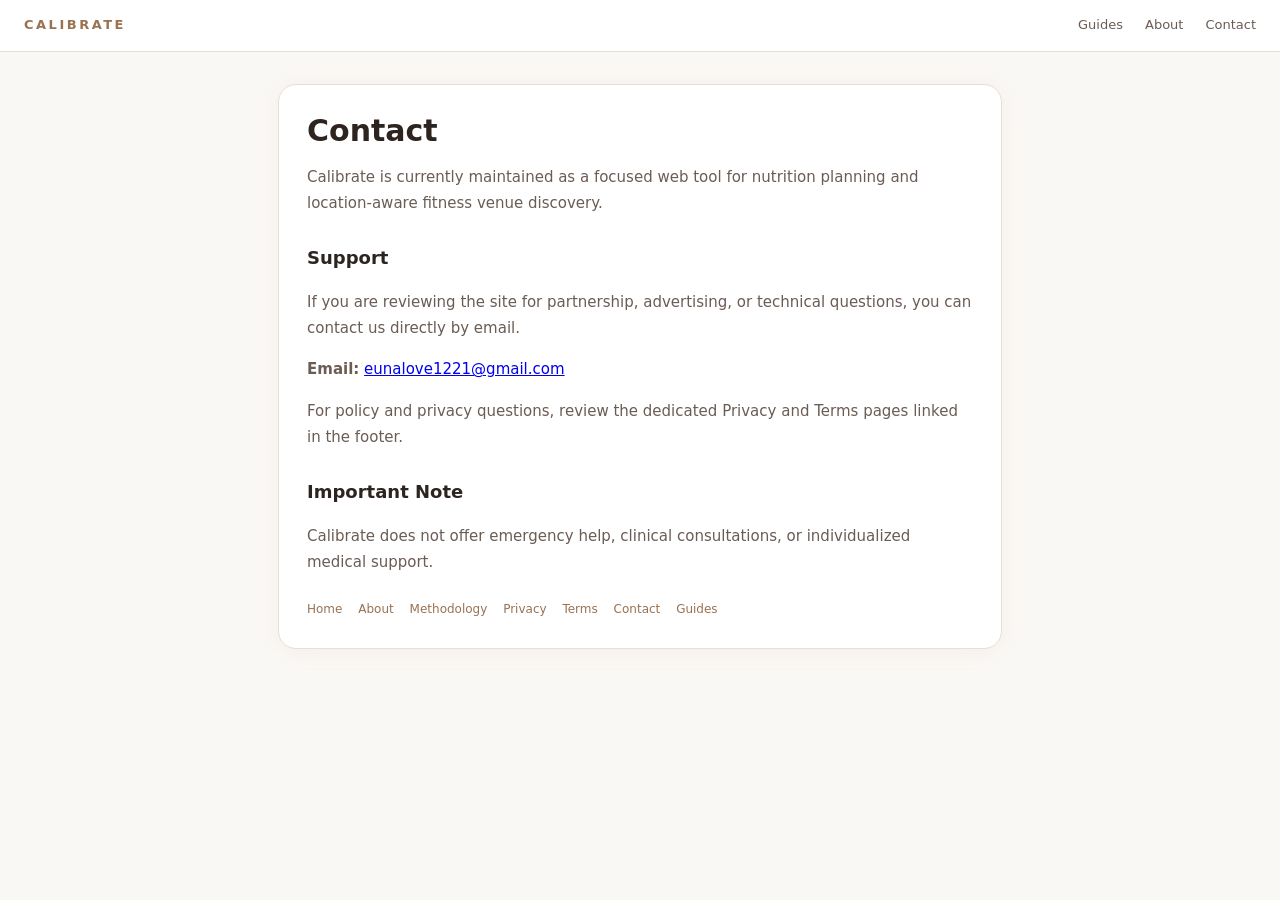
<file: contact.html>
<!DOCTYPE html>
<html lang="en">
<head>
  <meta charset="UTF-8" />
  <meta name="viewport" content="width=device-width, initial-scale=1.0" />
  <title>Contact - Calibrate</title>
  <meta name="description" content="Contact Calibrate for partnership, advertising, or technical questions. Email us directly at eunalove1221@gmail.com." />
  <link rel="canonical" href="https://woojintest.pages.dev/contact.html" />
  <meta property="og:type" content="website" />
  <meta property="og:title" content="Contact Calibrate" />
  <meta property="og:description" content="Get in touch with Calibrate for partnership, advertising, or technical questions." />
  <meta property="og:url" content="https://woojintest.pages.dev/contact.html" />
  <meta property="og:site_name" content="Calibrate" />
  <meta name="google-adsense-account" content="ca-pub-9247222675222330" />
  <script async src="https://pagead2.googlesyndication.com/pagead/js/adsbygoogle.js?client=ca-pub-9247222675222330" crossorigin="anonymous"></script>
  <script async src="https://www.googletagmanager.com/gtag/js?id=G-ZL0KT039TB"></script>
  <script>
    window.dataLayer = window.dataLayer || [];
    function gtag(){dataLayer.push(arguments);}
    gtag('js', new Date());
    gtag('config', 'G-ZL0KT039TB');
  </script>
  <script type="text/javascript">
    (function(c,l,a,r,i,t,y){
        c[a]=c[a]||function(){(c[a].q=c[a].q||[]).push(arguments)};
        t=l.createElement(r);t.async=1;t.src="https://www.clarity.ms/tag/"+i;
        y=l.getElementsByTagName(r)[0];y.parentNode.insertBefore(t,y);
    })(window, document, "clarity", "script", "w45pj6dyt1");
  </script>
  <style>
    * { box-sizing: border-box; }
    body { margin: 0; font-family: Inter, system-ui, sans-serif; background: #faf8f5; color: #2d2420; line-height: 1.75; }
    nav.nav { background: #fff; border-bottom: 1px solid #ecddd4; padding: 14px 24px; display: flex; align-items: center; justify-content: space-between; position: sticky; top: 0; z-index: 10; }
    .nav-brand { color: #9a7252; text-decoration: none; font-weight: 700; letter-spacing: 2.5px; text-transform: uppercase; font-size: 13px; }
    .nav-links { display: flex; gap: 22px; }
    .nav-links a { color: #6b5c54; text-decoration: none; font-size: 13px; font-weight: 500; }
    .nav-links a:hover { color: #9a7252; }
    .wrap { max-width: 760px; margin: 0 auto; padding: 32px 18px 64px; }
    .card { background: #fff; border: 1px solid #ecddd4; border-radius: 18px; box-shadow: 0 2px 24px rgba(184,144,106,0.08); padding: 28px; }
    h1 { margin: 0 0 14px; font-size: 30px; line-height: 1.2; }
    h2 { margin: 26px 0 10px; font-size: 18px; }
    p, li { font-size: 15px; color: #6b5c54; }
    ul { padding-left: 20px; }
    .footer { margin-top: 24px; font-size: 12px; color: #9b8e87; }
    .footer a { color: #9a7252; text-decoration: none; margin-right: 12px; }
  </style>
</head>
<body>
  <nav class="nav">
    <a class="nav-brand" href="/">Calibrate</a>
    <div class="nav-links">
      <a href="/guides.html">Guides</a>
      <a href="/about.html">About</a>
      <a href="/contact.html">Contact</a>
    </div>
  </nav>
  <div class="wrap">
    <div class="card">
<h1>Contact</h1>
<p>Calibrate is currently maintained as a focused web tool for nutrition planning and location-aware fitness venue discovery.</p>
<h2>Support</h2>
<p>If you are reviewing the site for partnership, advertising, or technical questions, you can contact us directly by email.</p>
<p><strong>Email:</strong> <a href="mailto:eunalove1221@gmail.com">eunalove1221@gmail.com</a></p>
<p>For policy and privacy questions, review the dedicated Privacy and Terms pages linked in the footer.</p>
<h2>Important Note</h2>
<p>Calibrate does not offer emergency help, clinical consultations, or individualized medical support.</p>
      <div class="footer">
        <a href="/">Home</a>
        <a href="/about.html">About</a>
        <a href="/methodology.html">Methodology</a>
        <a href="/privacy.html">Privacy</a>
        <a href="/terms.html">Terms</a>
        <a href="/contact.html">Contact</a>
        <a href="/guides.html">Guides</a>
      </div>
    </div>
  </div>
</body>
</html>
</file>
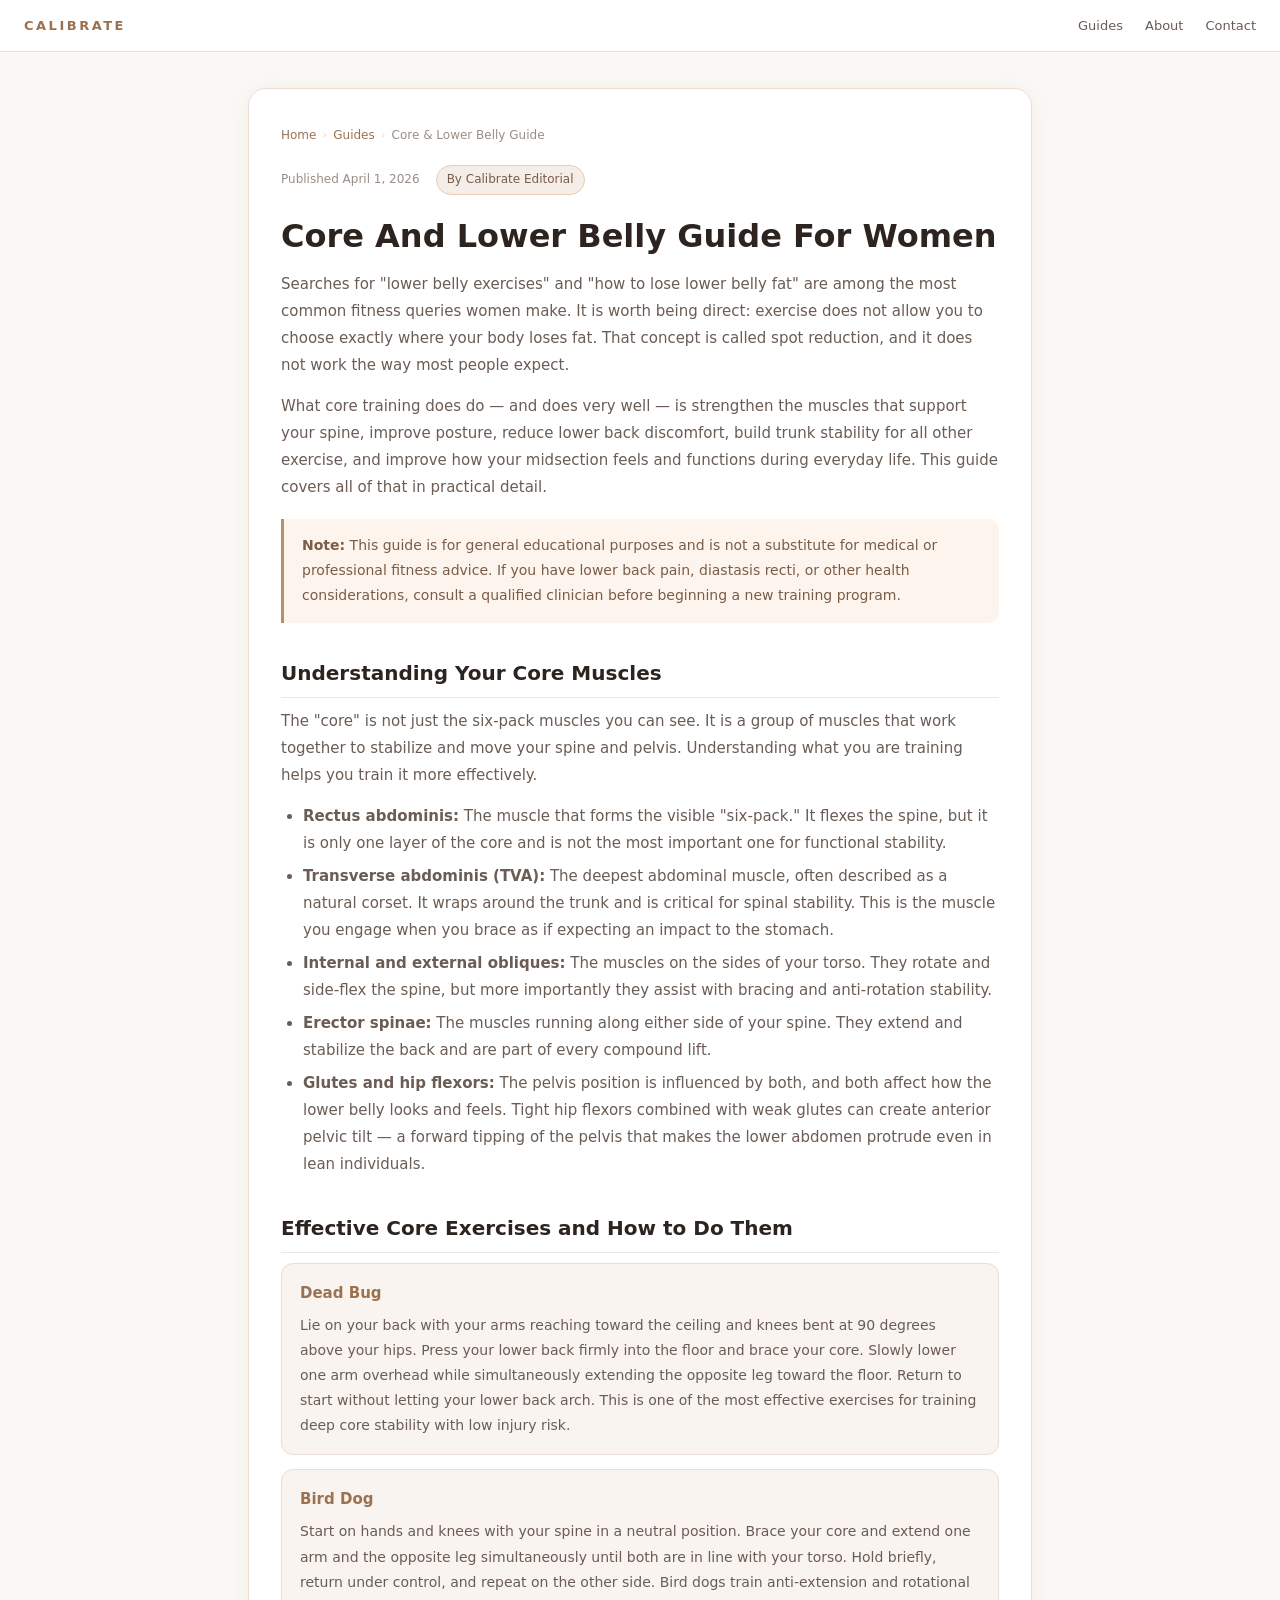
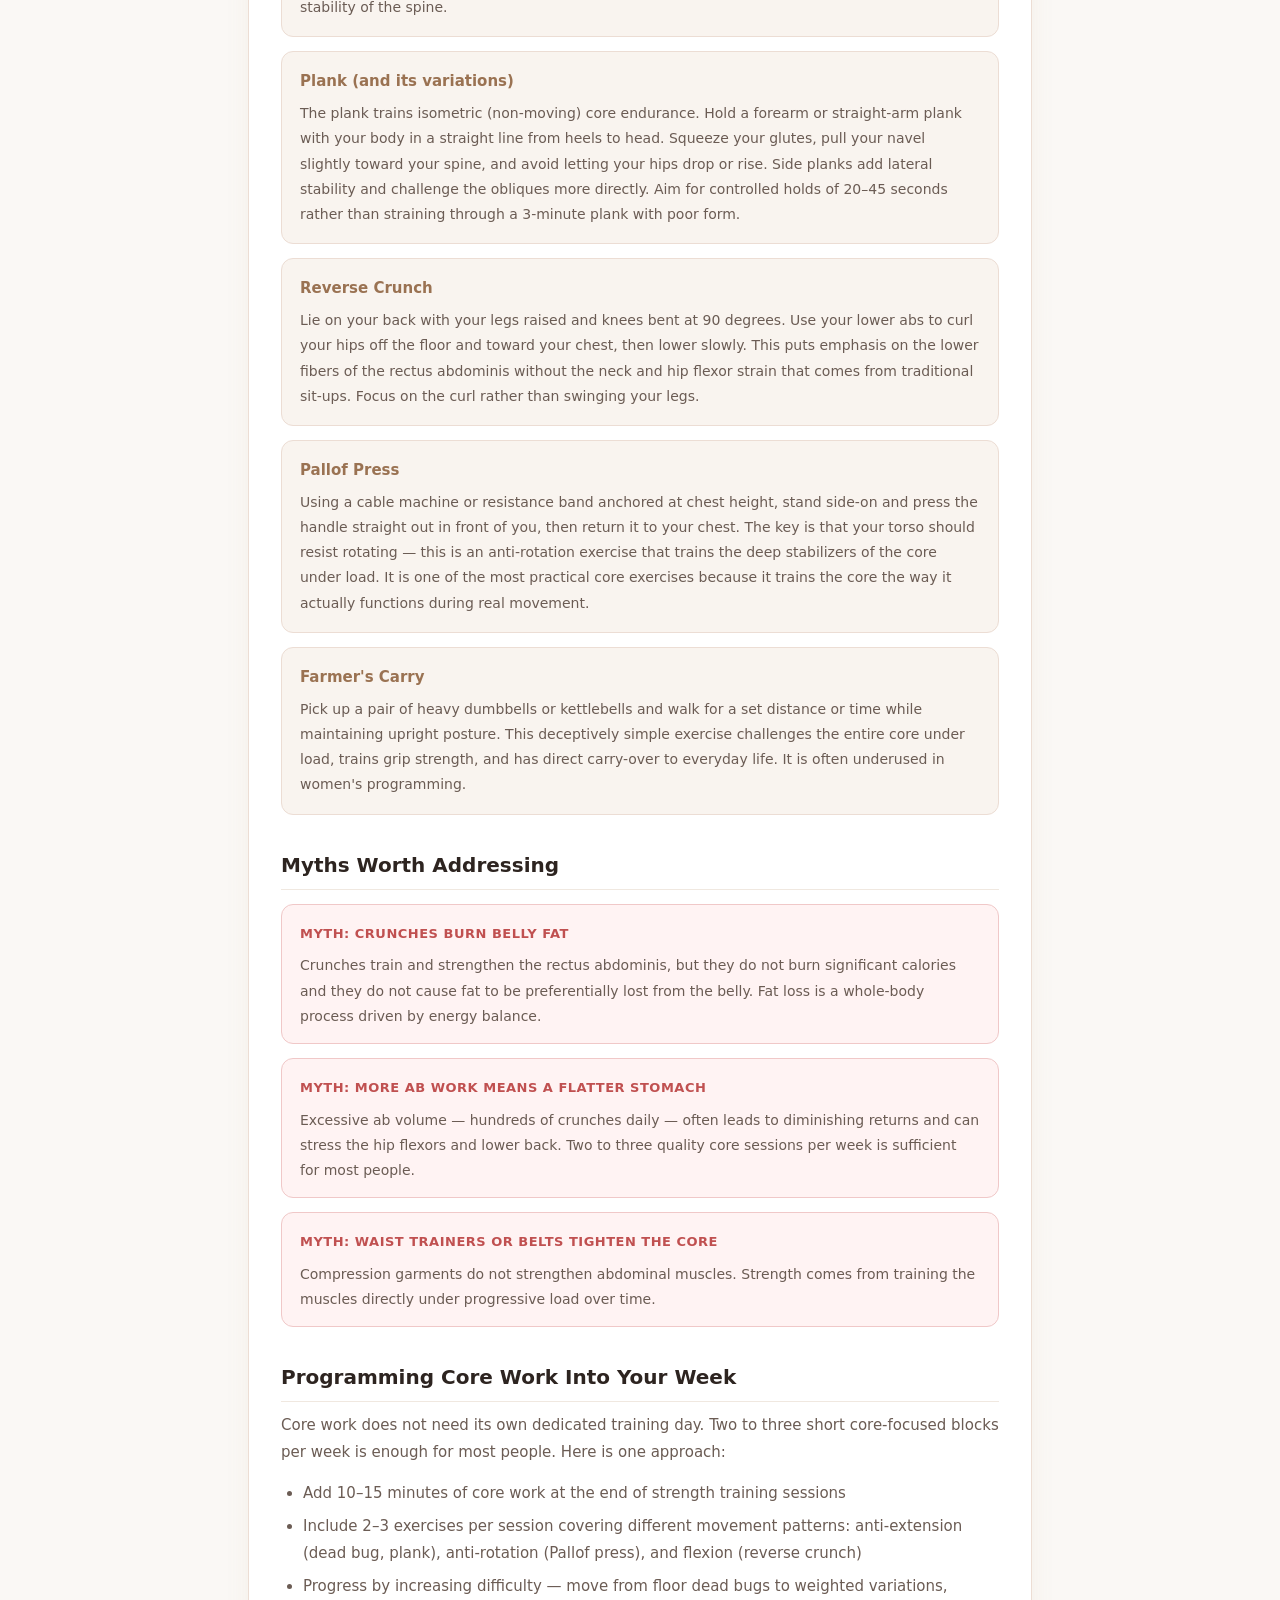
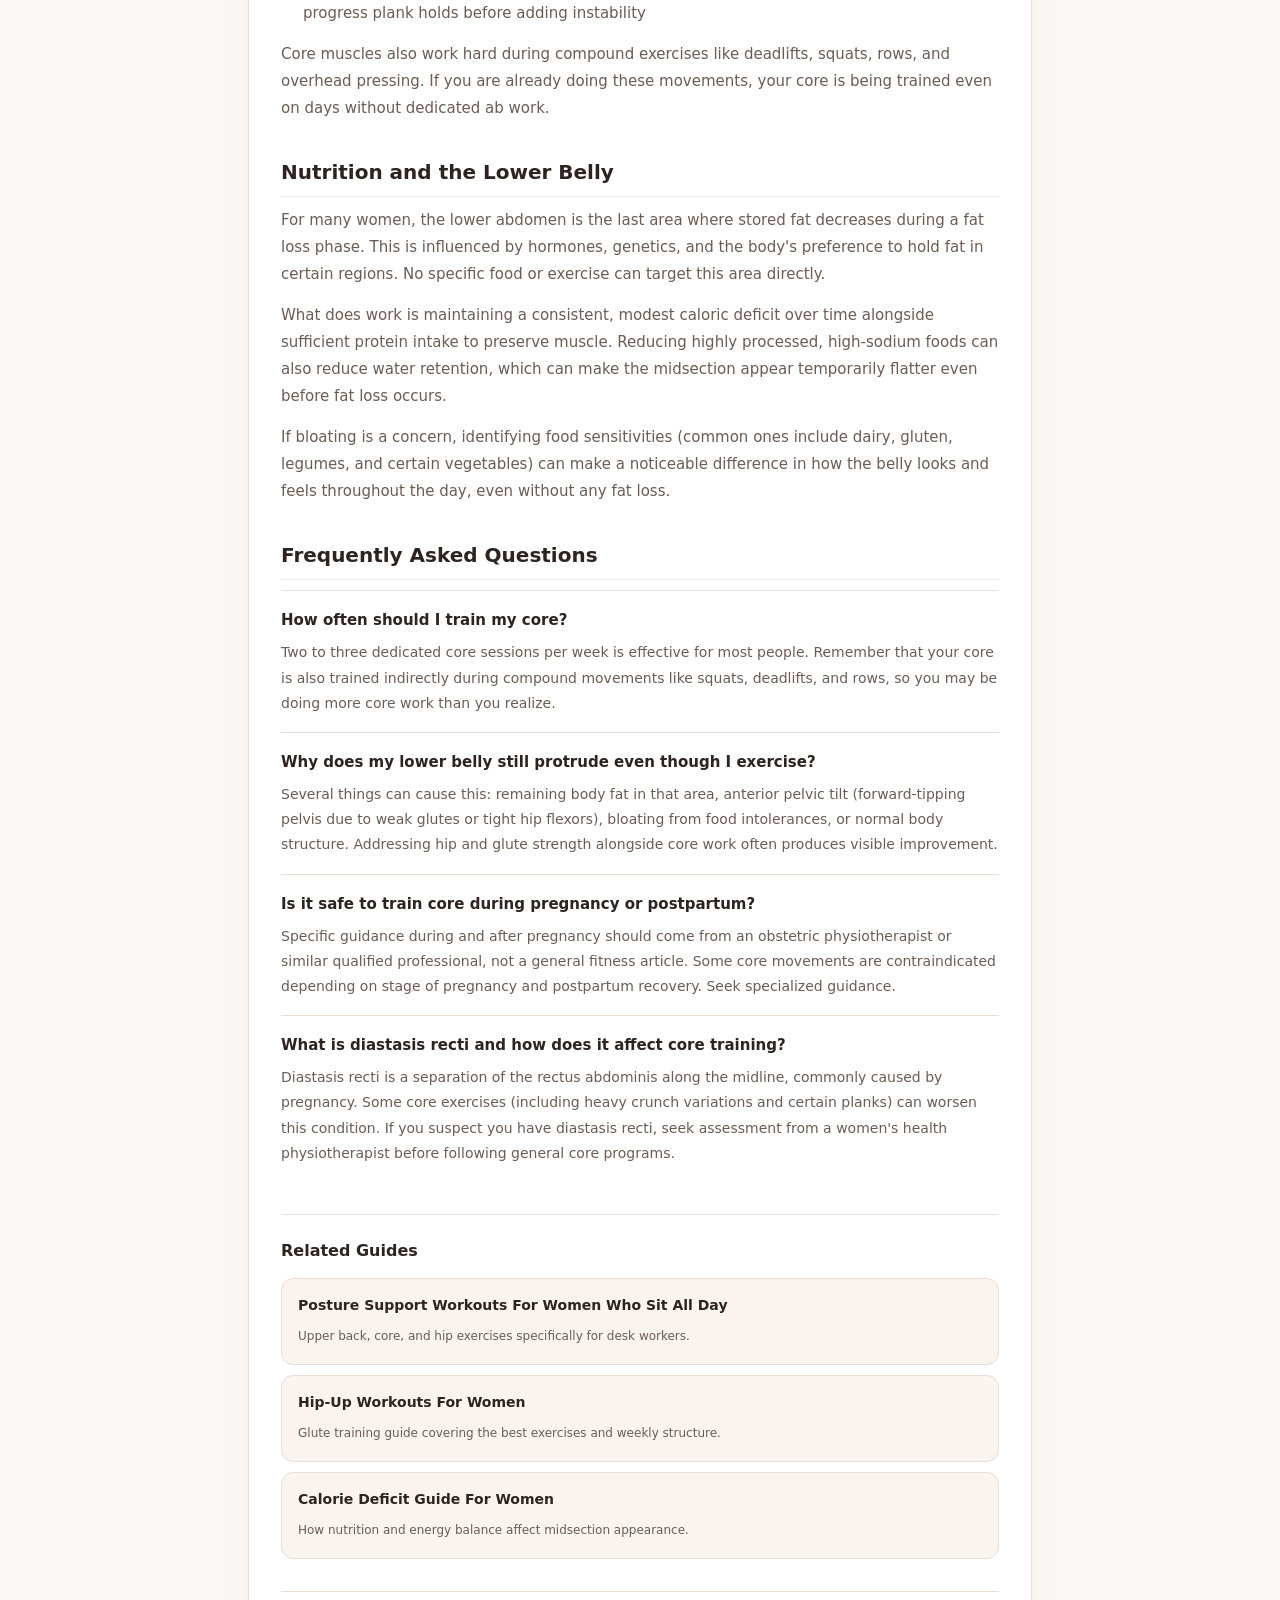
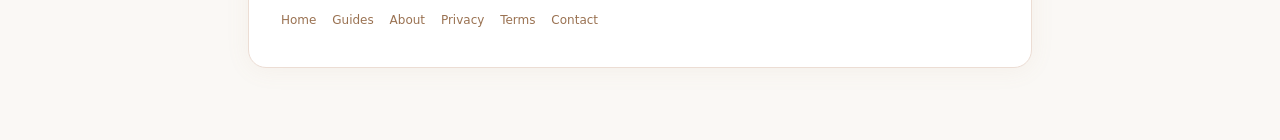
<file: core-and-lower-belly-guide.html>
<!DOCTYPE html>
<html lang="en">
<head>
  <meta charset="UTF-8" />
  <meta name="viewport" content="width=device-width, initial-scale=1.0" />
  <title>Core And Lower Belly Guide For Women - Calibrate</title>
  <meta name="description" content="A comprehensive guide to core training and lower belly exercises for women. Covers anatomy, effective movements, programming, nutrition, and realistic expectations." />
  <link rel="canonical" href="https://woojintest.pages.dev/core-and-lower-belly-guide.html" />
  <meta property="og:type" content="article" />
  <meta property="og:title" content="Core And Lower Belly Guide For Women" />
  <meta property="og:description" content="A comprehensive guide to core training and lower belly exercises for women. Covers anatomy, effective movements, programming, nutrition, and realistic expectations." />
  <meta property="og:url" content="https://woojintest.pages.dev/core-and-lower-belly-guide.html" />
  <meta property="og:site_name" content="Calibrate" />
  <meta property="article:published_time" content="2026-04-01" />
  <meta name="twitter:card" content="summary" />
  <meta name="twitter:title" content="Core And Lower Belly Guide For Women" />
  <meta name="twitter:description" content="A comprehensive guide to core training and lower belly exercises for women." />
  <meta name="google-adsense-account" content="ca-pub-9247222675222330" />
  <script async src="https://pagead2.googlesyndication.com/pagead/js/adsbygoogle.js?client=ca-pub-9247222675222330" crossorigin="anonymous"></script>
  <script async src="https://www.googletagmanager.com/gtag/js?id=G-ZL0KT039TB"></script>
  <script>
    window.dataLayer = window.dataLayer || [];
    function gtag(){dataLayer.push(arguments);}
    gtag('js', new Date());
    gtag('config', 'G-ZL0KT039TB');
  </script>
  <script type="text/javascript">
    (function(c,l,a,r,i,t,y){
        c[a]=c[a]||function(){(c[a].q=c[a].q||[]).push(arguments)};
        t=l.createElement(r);t.async=1;t.src="https://www.clarity.ms/tag/"+i;
        y=l.getElementsByTagName(r)[0];y.parentNode.insertBefore(t,y);
    })(window, document, "clarity", "script", "w45pj6dyt1");
  </script>
  <style>
    * { box-sizing: border-box; }
    body { margin: 0; font-family: Inter, system-ui, sans-serif; background: #faf8f5; color: #2d2420; line-height: 1.8; }
    nav.nav { background: #fff; border-bottom: 1px solid #ecddd4; padding: 14px 24px; display: flex; align-items: center; justify-content: space-between; position: sticky; top: 0; z-index: 10; }
    .nav-brand { color: #9a7252; text-decoration: none; font-weight: 700; letter-spacing: 2.5px; text-transform: uppercase; font-size: 13px; }
    .nav-links { display: flex; gap: 22px; }
    .nav-links a { color: #6b5c54; text-decoration: none; font-size: 13px; font-weight: 500; }
    .nav-links a:hover { color: #9a7252; }
    .wrap { max-width: 820px; margin: 0 auto; padding: 36px 18px 72px; }
    .card { background: #fff; border: 1px solid #ecddd4; border-radius: 18px; box-shadow: 0 2px 24px rgba(184,144,106,0.08); padding: 36px 32px; }
    h1 { margin: 0 0 16px; font-size: 32px; line-height: 1.2; }
    h2 { margin: 32px 0 10px; font-size: 20px; color: #2d2420; border-bottom: 1px solid #f0e8e0; padding-bottom: 6px; }
    h3 { margin: 20px 0 8px; font-size: 16px; color: #4a3728; }
    p { font-size: 15px; color: #6b5c54; margin: 0 0 14px; }
    ul, ol { padding-left: 22px; margin: 0 0 14px; }
    li { font-size: 15px; color: #6b5c54; margin-bottom: 6px; }
    .intro-note { background: #fdf5ed; border-left: 3px solid #b8906a; border-radius: 0 10px 10px 0; padding: 14px 18px; margin: 18px 0; }
    .intro-note p { margin: 0; font-size: 14px; color: #7a5c48; }
    .exercise-block { background: #f9f4ef; border: 1px solid #ecddd4; border-radius: 12px; padding: 16px 18px; margin-bottom: 14px; }
    .exercise-block h3 { margin: 0 0 6px; font-size: 15px; color: #9a7252; }
    .exercise-block p { margin: 0; font-size: 14px; }
    .myth-block { background: #fff3f3; border: 1px solid #f0c8c8; border-radius: 12px; padding: 14px 18px; margin: 14px 0; }
    .myth-block strong { color: #c05050; font-size: 13px; text-transform: uppercase; letter-spacing: 0.5px; }
    .myth-block p { margin: 6px 0 0; font-size: 14px; }
    .faq-item { border-top: 1px solid #ecddd4; padding: 16px 0; }
    .faq-item:last-child { border-bottom: 1px solid #ecddd4; }
    .faq-q { font-size: 15px; font-weight: 600; color: #2d2420; margin: 0 0 6px; }
    .faq-a { font-size: 14px; color: #6b5c54; margin: 0; }
    .footer { margin-top: 32px; padding-top: 18px; border-top: 1px solid #ecddd4; font-size: 12px; color: #9b8e87; }
    .footer a { color: #9a7252; text-decoration: none; margin-right: 12px; }
    .breadcrumb { font-size: 12px; color: #9b8e87; margin-bottom: 18px; display: flex; align-items: center; gap: 6px; flex-wrap: wrap; }
    .breadcrumb a { color: #9a7252; text-decoration: none; }
    .breadcrumb span.sep { color: #ecddd4; }
    .article-meta { display: flex; align-items: center; gap: 16px; margin-bottom: 22px; flex-wrap: wrap; }
    .article-meta time { font-size: 12px; color: #9b8e87; }
    .article-meta .author-tag { font-size: 12px; background: #f5ede8; color: #7a5c48; padding: 3px 10px; border-radius: 100px; border: 1px solid #e8cdb0; }
    .related-guides { margin-top: 32px; padding-top: 22px; border-top: 1px solid #ecddd4; }
    .related-guides h2 { font-size: 16px; color: #2d2420; margin: 0 0 12px; border: none; padding: 0; }
    .related-list { display: grid; gap: 10px; }
    .related-item { background: #f9f4ef; border: 1px solid #ecddd4; border-radius: 12px; padding: 14px 16px; text-decoration: none; display: block; transition: border-color 0.2s; }
    .related-item:hover { border-color: #b8906a; }
    .related-item strong { display: block; font-size: 14px; color: #2d2420; margin-bottom: 3px; }
    .related-item span { font-size: 12px; color: #6b5c54; }
  </style>
  <script type="application/ld+json">
  {
    "@context": "https://schema.org",
    "@graph": [
      {
        "@type": "Article",
        "headline": "Core And Lower Belly Guide For Women",
        "description": "A comprehensive guide to core training and lower belly exercises for women. Covers anatomy, effective movements, programming, nutrition, and realistic expectations.",
        "url": "https://woojintest.pages.dev/core-and-lower-belly-guide.html",
        "datePublished": "2026-04-01",
        "dateModified": "2026-04-01",
        "author": {"@type": "Organization", "name": "Calibrate", "url": "https://woojintest.pages.dev/"},
        "publisher": {"@type": "Organization", "name": "Calibrate", "url": "https://woojintest.pages.dev/"},
        "mainEntityOfPage": {"@type": "WebPage", "@id": "https://woojintest.pages.dev/core-and-lower-belly-guide.html"},
        "inLanguage": "en"
      },
      {
        "@type": "BreadcrumbList",
        "itemListElement": [
          {"@type": "ListItem", "position": 1, "name": "Home", "item": "https://woojintest.pages.dev/"},
          {"@type": "ListItem", "position": 2, "name": "Guides", "item": "https://woojintest.pages.dev/guides.html"},
          {"@type": "ListItem", "position": 3, "name": "Core And Lower Belly Guide", "item": "https://woojintest.pages.dev/core-and-lower-belly-guide.html"}
        ]
      },
      {
        "@type": "FAQPage",
        "mainEntity": [
          {
            "@type": "Question",
            "name": "How often should I train my core?",
            "acceptedAnswer": {"@type": "Answer", "text": "Two to three dedicated core sessions per week is effective for most people. Your core is also trained indirectly during compound movements like squats, deadlifts, and rows, so you may be doing more core work than you realize."}
          },
          {
            "@type": "Question",
            "name": "Why does my lower belly still protrude even though I exercise?",
            "acceptedAnswer": {"@type": "Answer", "text": "Several things can cause this: remaining body fat in that area, anterior pelvic tilt due to weak glutes or tight hip flexors, bloating from food intolerances, or normal body structure. Addressing hip and glute strength alongside core work often produces visible improvement."}
          },
          {
            "@type": "Question",
            "name": "Is it safe to train core during pregnancy or postpartum?",
            "acceptedAnswer": {"@type": "Answer", "text": "Specific guidance during and after pregnancy should come from an obstetric physiotherapist or qualified professional, not a general fitness article. Some core movements are contraindicated depending on stage of pregnancy and postpartum recovery. Seek specialized guidance."}
          },
          {
            "@type": "Question",
            "name": "What is diastasis recti and how does it affect core training?",
            "acceptedAnswer": {"@type": "Answer", "text": "Diastasis recti is a separation of the rectus abdominis along the midline, commonly caused by pregnancy. Some core exercises can worsen this condition. If you suspect you have diastasis recti, seek assessment from a women's health physiotherapist before following general core programs."}
          }
        ]
      }
    ]
  }
  </script>
</head>
<body>
  <nav class="nav">
    <a class="nav-brand" href="/">Calibrate</a>
    <div class="nav-links">
      <a href="/guides.html">Guides</a>
      <a href="/about.html">About</a>
      <a href="/contact.html">Contact</a>
    </div>
  </nav>
  <div class="wrap">
    <div class="card">
      <nav class="breadcrumb" aria-label="Breadcrumb">
        <a href="/">Home</a><span class="sep">›</span><a href="/guides.html">Guides</a><span class="sep">›</span><span>Core &amp; Lower Belly Guide</span>
      </nav>
      <div class="article-meta">
        <time datetime="2026-04-01">Published April 1, 2026</time>
        <span class="author-tag">By Calibrate Editorial</span>
      </div>
      <h1>Core And Lower Belly Guide For Women</h1>
      <p>Searches for "lower belly exercises" and "how to lose lower belly fat" are among the most common fitness queries women make. It is worth being direct: exercise does not allow you to choose exactly where your body loses fat. That concept is called spot reduction, and it does not work the way most people expect.</p>
      <p>What core training does do — and does very well — is strengthen the muscles that support your spine, improve posture, reduce lower back discomfort, build trunk stability for all other exercise, and improve how your midsection feels and functions during everyday life. This guide covers all of that in practical detail.</p>

      <div class="intro-note">
        <p><strong>Note:</strong> This guide is for general educational purposes and is not a substitute for medical or professional fitness advice. If you have lower back pain, diastasis recti, or other health considerations, consult a qualified clinician before beginning a new training program.</p>
      </div>

      <h2>Understanding Your Core Muscles</h2>
      <p>The "core" is not just the six-pack muscles you can see. It is a group of muscles that work together to stabilize and move your spine and pelvis. Understanding what you are training helps you train it more effectively.</p>
      <ul>
        <li><strong>Rectus abdominis:</strong> The muscle that forms the visible "six-pack." It flexes the spine, but it is only one layer of the core and is not the most important one for functional stability.</li>
        <li><strong>Transverse abdominis (TVA):</strong> The deepest abdominal muscle, often described as a natural corset. It wraps around the trunk and is critical for spinal stability. This is the muscle you engage when you brace as if expecting an impact to the stomach.</li>
        <li><strong>Internal and external obliques:</strong> The muscles on the sides of your torso. They rotate and side-flex the spine, but more importantly they assist with bracing and anti-rotation stability.</li>
        <li><strong>Erector spinae:</strong> The muscles running along either side of your spine. They extend and stabilize the back and are part of every compound lift.</li>
        <li><strong>Glutes and hip flexors:</strong> The pelvis position is influenced by both, and both affect how the lower belly looks and feels. Tight hip flexors combined with weak glutes can create anterior pelvic tilt — a forward tipping of the pelvis that makes the lower abdomen protrude even in lean individuals.</li>
      </ul>

      <h2>Effective Core Exercises and How to Do Them</h2>

      <div class="exercise-block">
        <h3>Dead Bug</h3>
        <p>Lie on your back with your arms reaching toward the ceiling and knees bent at 90 degrees above your hips. Press your lower back firmly into the floor and brace your core. Slowly lower one arm overhead while simultaneously extending the opposite leg toward the floor. Return to start without letting your lower back arch. This is one of the most effective exercises for training deep core stability with low injury risk.</p>
      </div>

      <div class="exercise-block">
        <h3>Bird Dog</h3>
        <p>Start on hands and knees with your spine in a neutral position. Brace your core and extend one arm and the opposite leg simultaneously until both are in line with your torso. Hold briefly, return under control, and repeat on the other side. Bird dogs train anti-extension and rotational stability of the spine.</p>
      </div>

      <div class="exercise-block">
        <h3>Plank (and its variations)</h3>
        <p>The plank trains isometric (non-moving) core endurance. Hold a forearm or straight-arm plank with your body in a straight line from heels to head. Squeeze your glutes, pull your navel slightly toward your spine, and avoid letting your hips drop or rise. Side planks add lateral stability and challenge the obliques more directly. Aim for controlled holds of 20–45 seconds rather than straining through a 3-minute plank with poor form.</p>
      </div>

      <div class="exercise-block">
        <h3>Reverse Crunch</h3>
        <p>Lie on your back with your legs raised and knees bent at 90 degrees. Use your lower abs to curl your hips off the floor and toward your chest, then lower slowly. This puts emphasis on the lower fibers of the rectus abdominis without the neck and hip flexor strain that comes from traditional sit-ups. Focus on the curl rather than swinging your legs.</p>
      </div>

      <div class="exercise-block">
        <h3>Pallof Press</h3>
        <p>Using a cable machine or resistance band anchored at chest height, stand side-on and press the handle straight out in front of you, then return it to your chest. The key is that your torso should resist rotating — this is an anti-rotation exercise that trains the deep stabilizers of the core under load. It is one of the most practical core exercises because it trains the core the way it actually functions during real movement.</p>
      </div>

      <div class="exercise-block">
        <h3>Farmer's Carry</h3>
        <p>Pick up a pair of heavy dumbbells or kettlebells and walk for a set distance or time while maintaining upright posture. This deceptively simple exercise challenges the entire core under load, trains grip strength, and has direct carry-over to everyday life. It is often underused in women's programming.</p>
      </div>

      <h2>Myths Worth Addressing</h2>

      <div class="myth-block">
        <strong>Myth: Crunches burn belly fat</strong>
        <p>Crunches train and strengthen the rectus abdominis, but they do not burn significant calories and they do not cause fat to be preferentially lost from the belly. Fat loss is a whole-body process driven by energy balance.</p>
      </div>

      <div class="myth-block">
        <strong>Myth: More ab work means a flatter stomach</strong>
        <p>Excessive ab volume — hundreds of crunches daily — often leads to diminishing returns and can stress the hip flexors and lower back. Two to three quality core sessions per week is sufficient for most people.</p>
      </div>

      <div class="myth-block">
        <strong>Myth: Waist trainers or belts tighten the core</strong>
        <p>Compression garments do not strengthen abdominal muscles. Strength comes from training the muscles directly under progressive load over time.</p>
      </div>

      <h2>Programming Core Work Into Your Week</h2>
      <p>Core work does not need its own dedicated training day. Two to three short core-focused blocks per week is enough for most people. Here is one approach:</p>
      <ul>
        <li>Add 10–15 minutes of core work at the end of strength training sessions</li>
        <li>Include 2–3 exercises per session covering different movement patterns: anti-extension (dead bug, plank), anti-rotation (Pallof press), and flexion (reverse crunch)</li>
        <li>Progress by increasing difficulty — move from floor dead bugs to weighted variations, progress plank holds before adding instability</li>
      </ul>
      <p>Core muscles also work hard during compound exercises like deadlifts, squats, rows, and overhead pressing. If you are already doing these movements, your core is being trained even on days without dedicated ab work.</p>

      <h2>Nutrition and the Lower Belly</h2>
      <p>For many women, the lower abdomen is the last area where stored fat decreases during a fat loss phase. This is influenced by hormones, genetics, and the body's preference to hold fat in certain regions. No specific food or exercise can target this area directly.</p>
      <p>What does work is maintaining a consistent, modest caloric deficit over time alongside sufficient protein intake to preserve muscle. Reducing highly processed, high-sodium foods can also reduce water retention, which can make the midsection appear temporarily flatter even before fat loss occurs.</p>
      <p>If bloating is a concern, identifying food sensitivities (common ones include dairy, gluten, legumes, and certain vegetables) can make a noticeable difference in how the belly looks and feels throughout the day, even without any fat loss.</p>

      <h2>Frequently Asked Questions</h2>
      <div class="faq-item">
        <p class="faq-q">How often should I train my core?</p>
        <p class="faq-a">Two to three dedicated core sessions per week is effective for most people. Remember that your core is also trained indirectly during compound movements like squats, deadlifts, and rows, so you may be doing more core work than you realize.</p>
      </div>
      <div class="faq-item">
        <p class="faq-q">Why does my lower belly still protrude even though I exercise?</p>
        <p class="faq-a">Several things can cause this: remaining body fat in that area, anterior pelvic tilt (forward-tipping pelvis due to weak glutes or tight hip flexors), bloating from food intolerances, or normal body structure. Addressing hip and glute strength alongside core work often produces visible improvement.</p>
      </div>
      <div class="faq-item">
        <p class="faq-q">Is it safe to train core during pregnancy or postpartum?</p>
        <p class="faq-a">Specific guidance during and after pregnancy should come from an obstetric physiotherapist or similar qualified professional, not a general fitness article. Some core movements are contraindicated depending on stage of pregnancy and postpartum recovery. Seek specialized guidance.</p>
      </div>
      <div class="faq-item">
        <p class="faq-q">What is diastasis recti and how does it affect core training?</p>
        <p class="faq-a">Diastasis recti is a separation of the rectus abdominis along the midline, commonly caused by pregnancy. Some core exercises (including heavy crunch variations and certain planks) can worsen this condition. If you suspect you have diastasis recti, seek assessment from a women's health physiotherapist before following general core programs.</p>
      </div>

      <div class="related-guides">
        <h2>Related Guides</h2>
        <div class="related-list">
          <a class="related-item" href="/posture-support-workouts.html"><strong>Posture Support Workouts For Women Who Sit All Day</strong><span>Upper back, core, and hip exercises specifically for desk workers.</span></a>
          <a class="related-item" href="/hip-up-workouts.html"><strong>Hip-Up Workouts For Women</strong><span>Glute training guide covering the best exercises and weekly structure.</span></a>
          <a class="related-item" href="/calorie-deficit-guide.html"><strong>Calorie Deficit Guide For Women</strong><span>How nutrition and energy balance affect midsection appearance.</span></a>
        </div>
      </div>
      <div class="footer">
        <a href="/">Home</a>
        <a href="/guides.html">Guides</a>
        <a href="/about.html">About</a>
        <a href="/privacy.html">Privacy</a>
        <a href="/terms.html">Terms</a>
        <a href="/contact.html">Contact</a>
      </div>
    </div>
  </div>
</body>
</html>
</file>
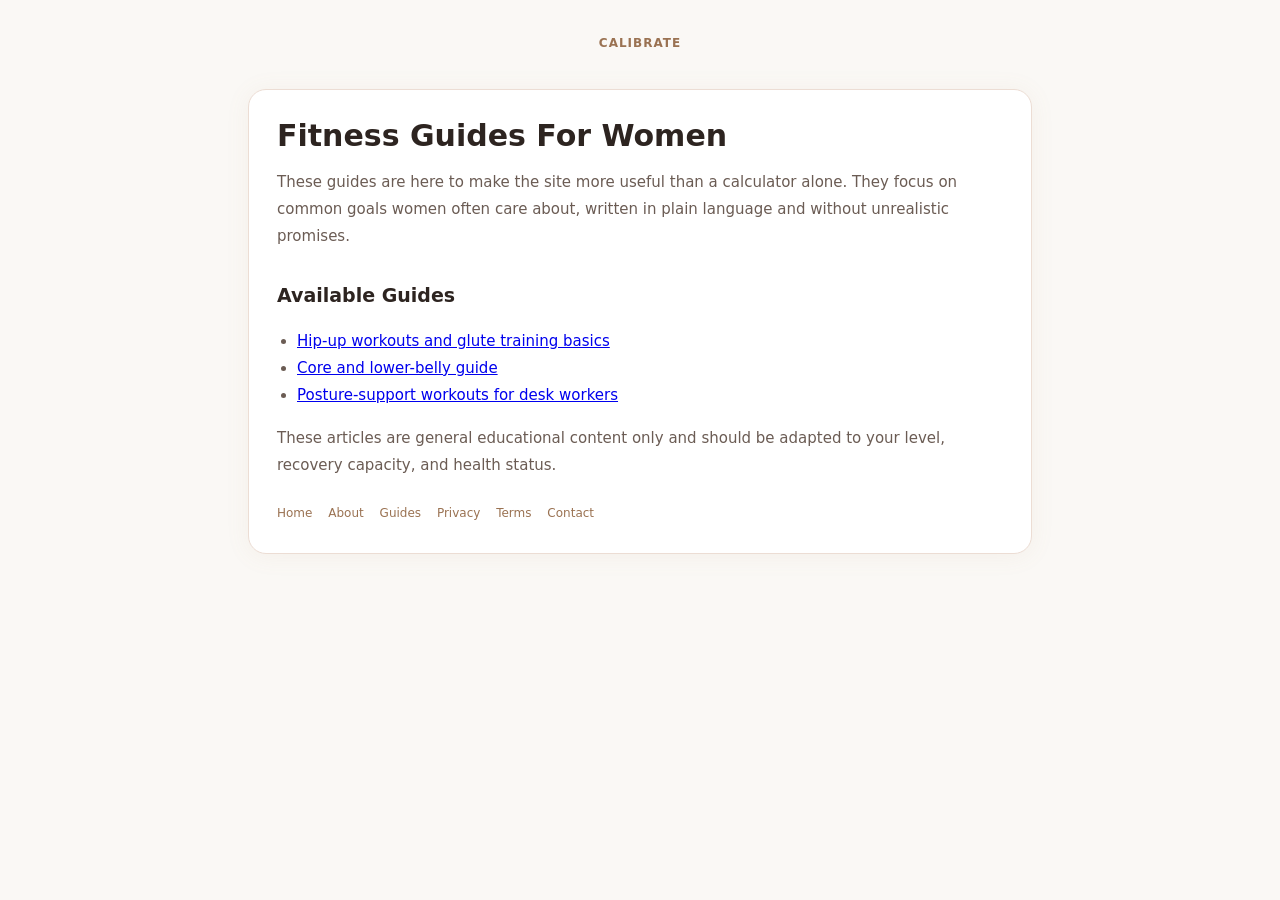
<file: guides.html>
<!DOCTYPE html>
<html lang="en">
<head>
  <meta charset="UTF-8" />
  <meta name="viewport" content="width=device-width, initial-scale=1.0" />
  <title>Fitness Guides For Women - Calibrate</title>
  <meta name="description" content="Informational fitness guides for women covering glute training, lower-belly myths, core work, and posture-supportive exercise." />
  <meta name="google-adsense-account" content="ca-pub-9247222675222330" />
  <script async src="https://pagead2.googlesyndication.com/pagead/js/adsbygoogle.js?client=ca-pub-9247222675222330" crossorigin="anonymous"></script>
  <style>
    * { box-sizing: border-box; }
    body { margin: 0; font-family: Inter, system-ui, sans-serif; background: #faf8f5; color: #2d2420; line-height: 1.8; }
    .top { padding: 28px 18px 0; text-align: center; }
    .top a { color: #9a7252; text-decoration: none; font-weight: 700; letter-spacing: 1px; text-transform: uppercase; font-size: 12px; }
    .wrap { max-width: 820px; margin: 0 auto; padding: 32px 18px 64px; }
    .card { background: #fff; border: 1px solid #ecddd4; border-radius: 18px; box-shadow: 0 2px 24px rgba(184,144,106,0.08); padding: 28px; }
    h1 { margin: 0 0 14px; font-size: 30px; line-height: 1.2; }
    h2 { margin: 28px 0 10px; font-size: 19px; }
    p, li { font-size: 15px; color: #6b5c54; }
    ul { padding-left: 20px; }
    .footer { margin-top: 24px; font-size: 12px; color: #9b8e87; }
    .footer a { color: #9a7252; text-decoration: none; margin-right: 12px; }
  </style>
</head>
<body>
  <div class="top"><a href="/">Calibrate</a></div>
  <div class="wrap">
    <div class="card">
      <h1>Fitness Guides For Women</h1>
<p>These guides are here to make the site more useful than a calculator alone. They focus on common goals women often care about, written in plain language and without unrealistic promises.</p>
<h2>Available Guides</h2>
<ul>
  <li><a href="/hip-up-workouts.html">Hip-up workouts and glute training basics</a></li>
  <li><a href="/core-and-lower-belly-guide.html">Core and lower-belly guide</a></li>
  <li><a href="/posture-support-workouts.html">Posture-support workouts for desk workers</a></li>
</ul>
<p>These articles are general educational content only and should be adapted to your level, recovery capacity, and health status.</p>
      <div class="footer">
        <a href="/">Home</a>
        <a href="/about.html">About</a>
        <a href="/guides.html">Guides</a>
        <a href="/privacy.html">Privacy</a>
        <a href="/terms.html">Terms</a>
        <a href="/contact.html">Contact</a>
      </div>
    </div>
  </div>
</body>
</html>
</file>
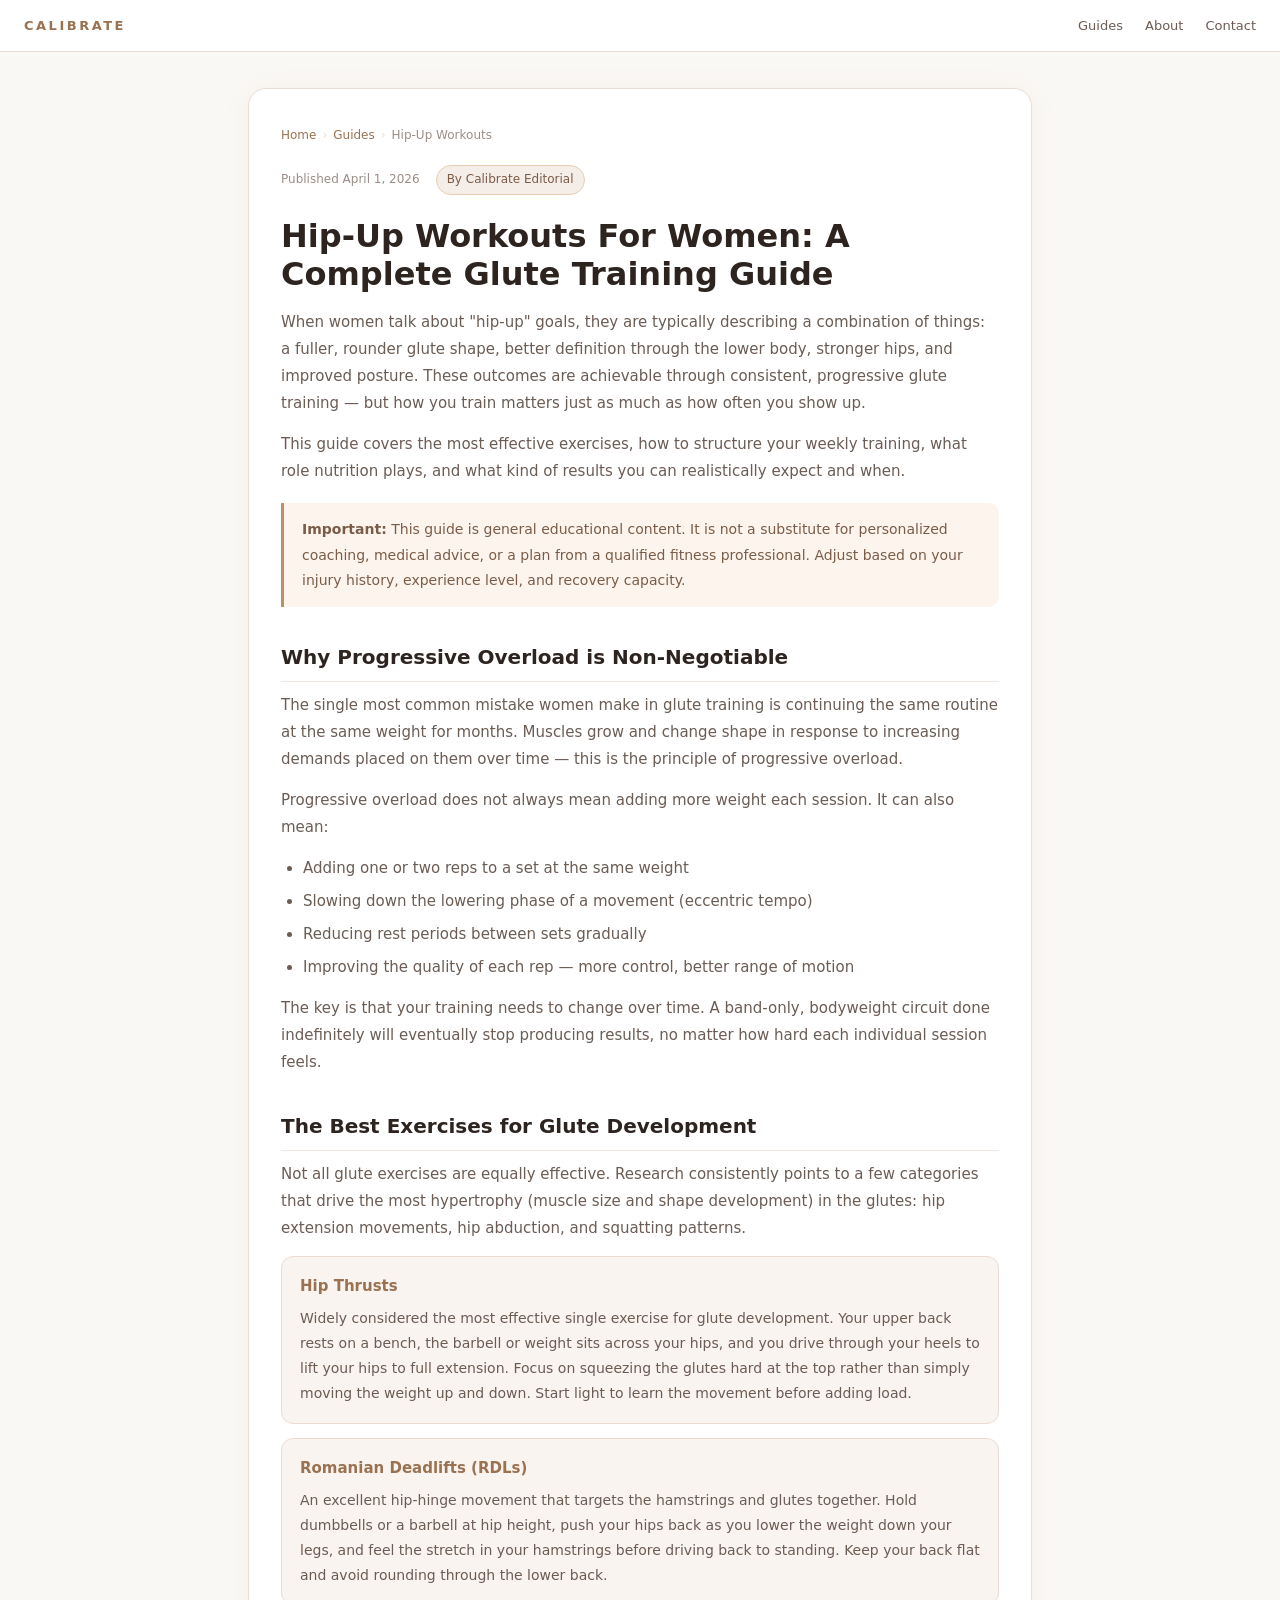
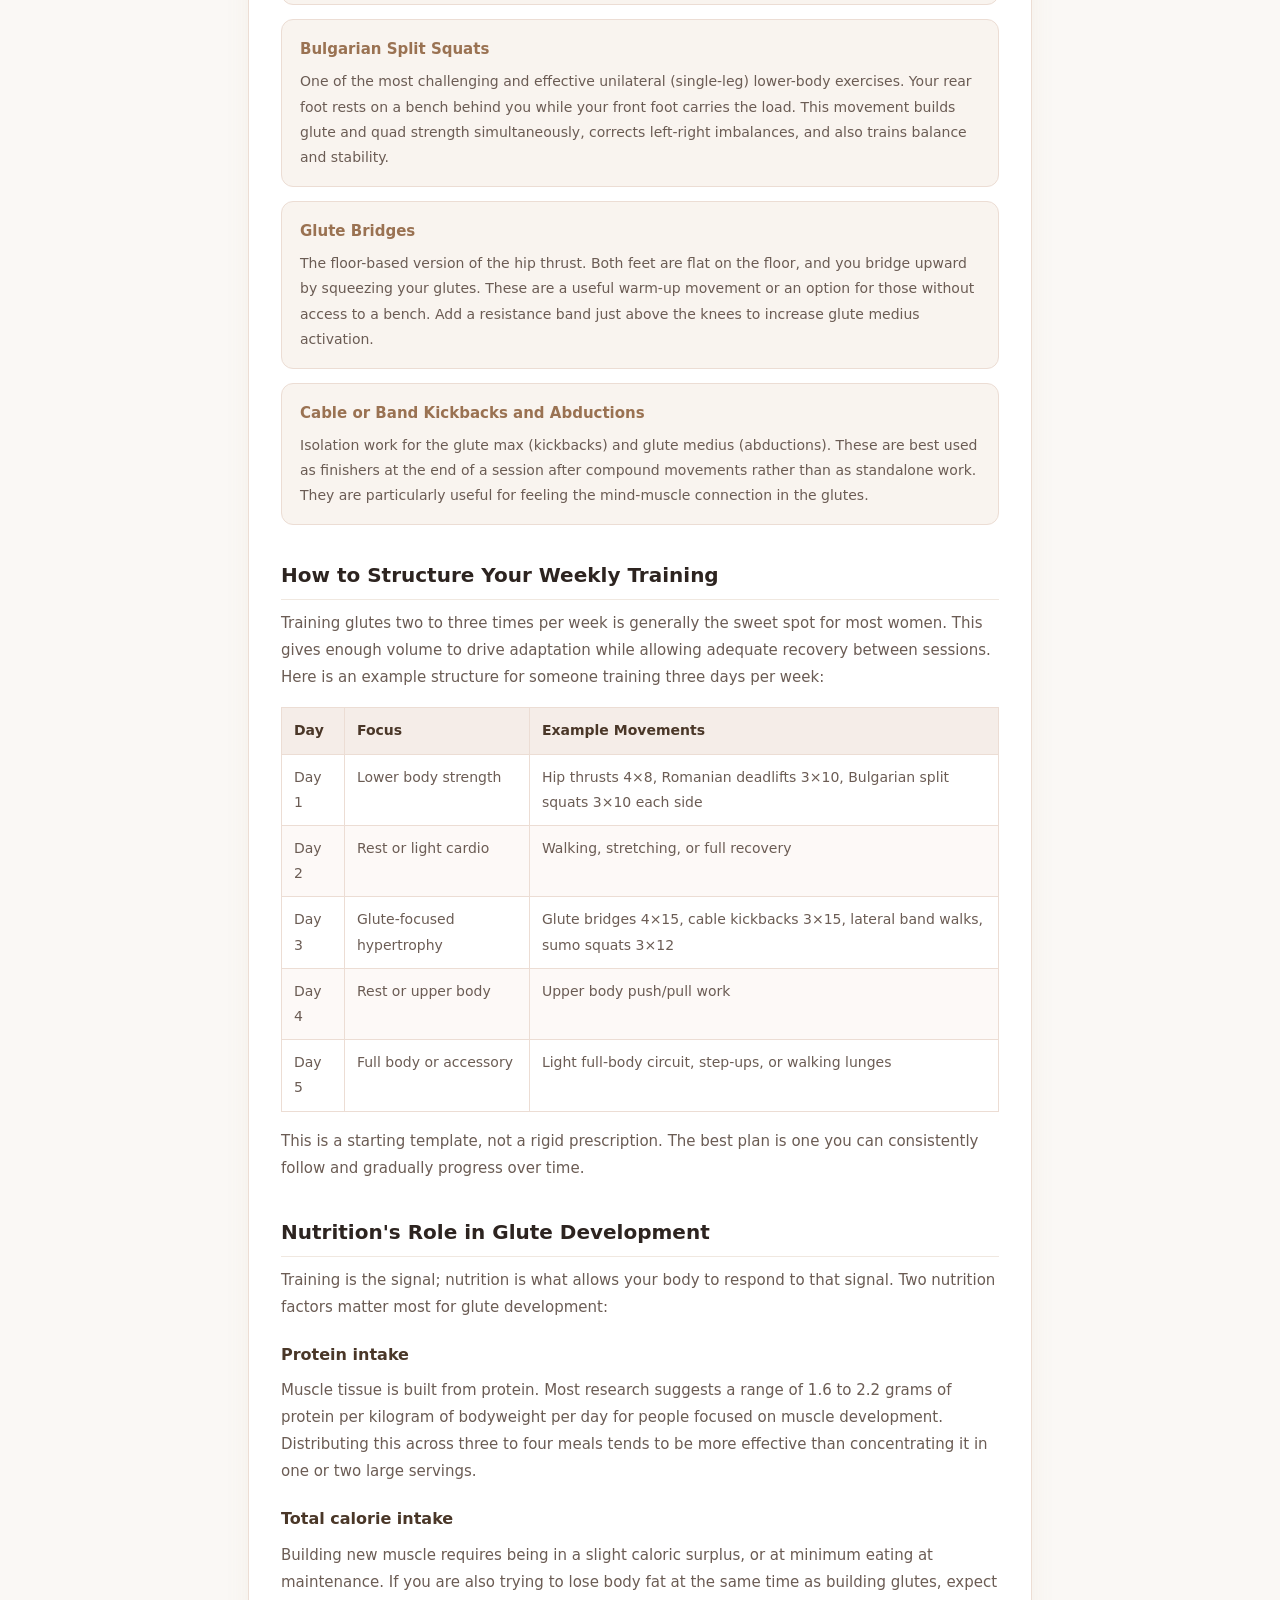
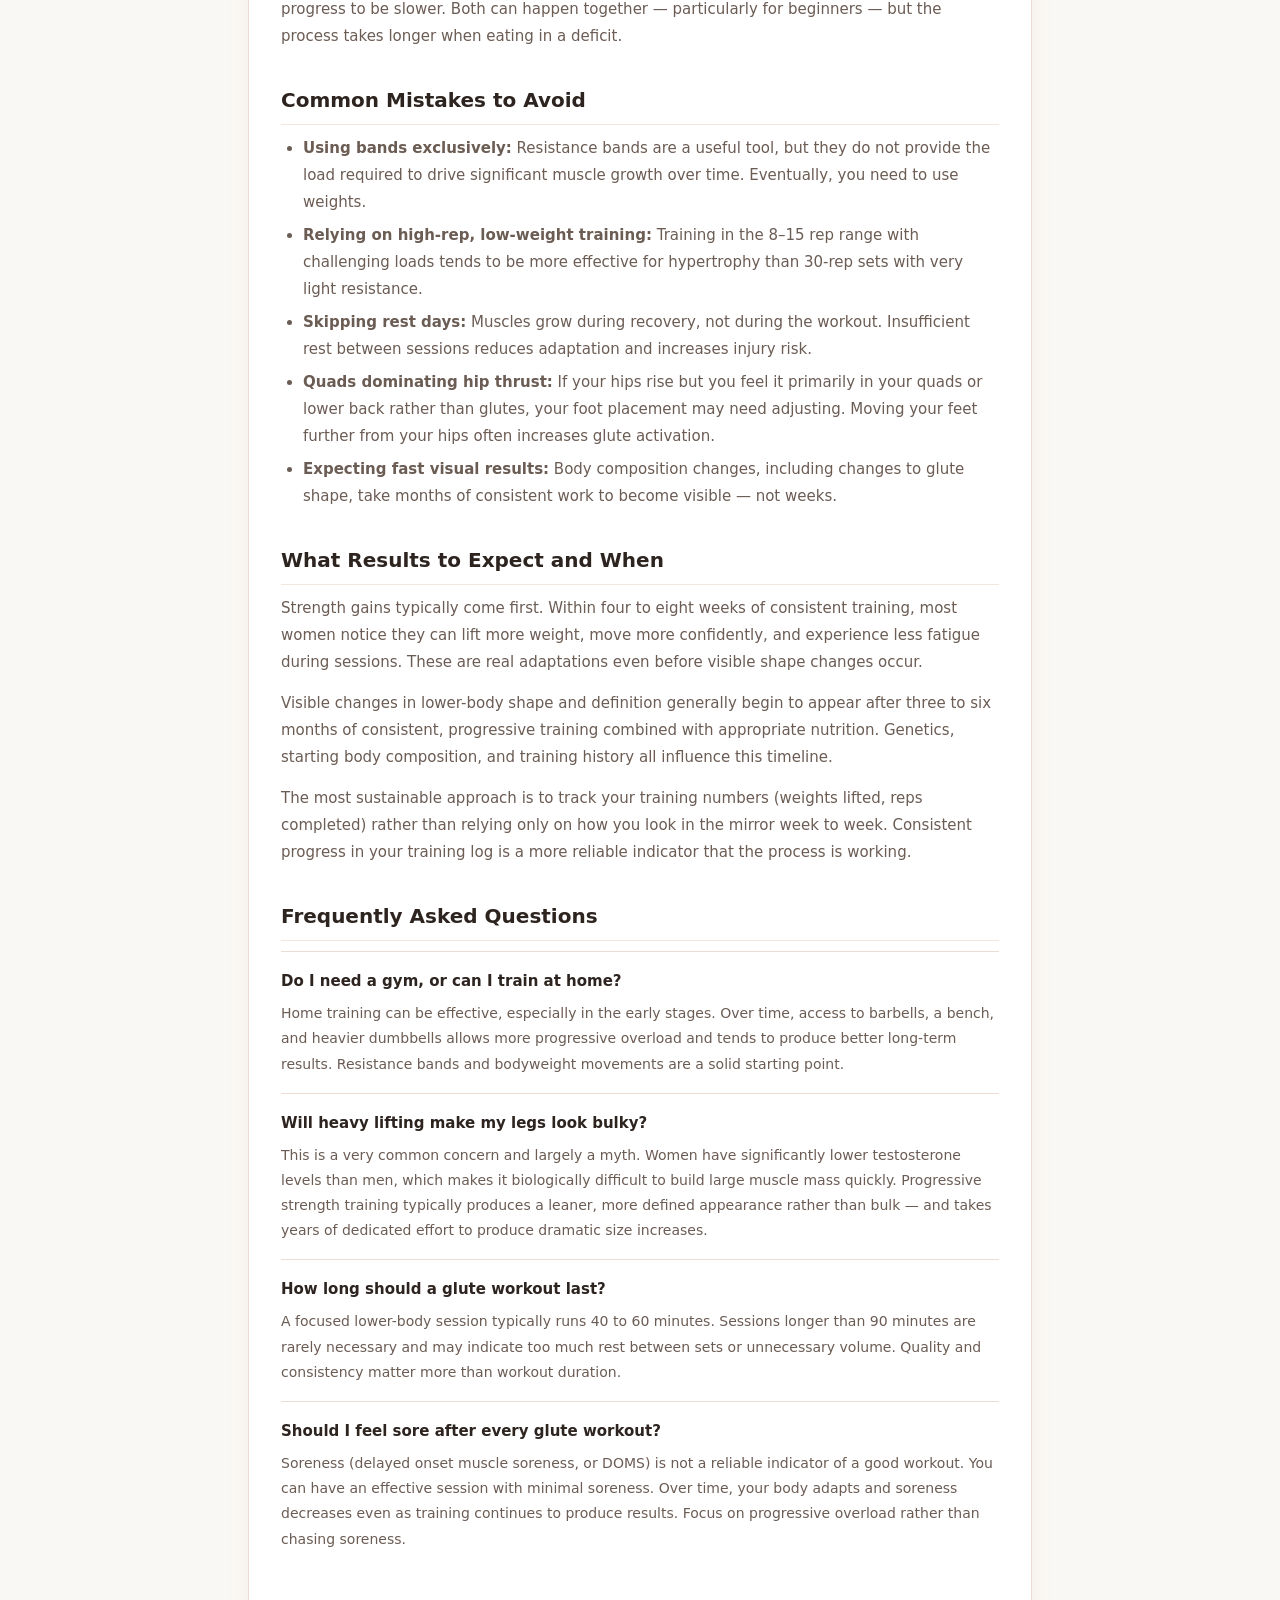
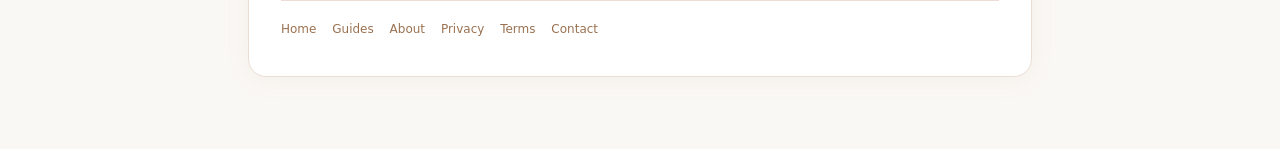
<file: hip-up-workouts.html>
<!DOCTYPE html>
<html lang="en">
<head>
  <meta charset="UTF-8" />
  <meta name="viewport" content="width=device-width, initial-scale=1.0" />
  <title>Hip-Up Workouts For Women: Complete Glute Training Guide - Calibrate</title>
  <meta name="description" content="A detailed guide to hip-up workouts and glute training for women. Covers the best exercises, weekly programming, nutrition, common mistakes, and realistic results." />
  <link rel="canonical" href="https://woojintest.pages.dev/hip-up-workouts.html" />
  <meta property="og:type" content="article" />
  <meta property="og:title" content="Hip-Up Workouts For Women: Complete Glute Training Guide" />
  <meta property="og:description" content="A detailed guide to hip-up workouts and glute training for women. Covers the best exercises, weekly programming, nutrition, common mistakes, and realistic results." />
  <meta property="og:url" content="https://woojintest.pages.dev/hip-up-workouts.html" />
  <meta property="og:site_name" content="Calibrate" />
  <meta property="article:published_time" content="2026-04-01" />
  <meta name="twitter:card" content="summary" />
  <meta name="twitter:title" content="Hip-Up Workouts For Women: Complete Glute Training Guide" />
  <meta name="twitter:description" content="A detailed guide to hip-up workouts and glute training for women. Covers the best exercises, weekly programming, nutrition, common mistakes, and realistic results." />
  <meta name="google-adsense-account" content="ca-pub-9247222675222330" />
  <script async src="https://pagead2.googlesyndication.com/pagead/js/adsbygoogle.js?client=ca-pub-9247222675222330" crossorigin="anonymous"></script>
  <script async src="https://www.googletagmanager.com/gtag/js?id=G-ZL0KT039TB"></script>
  <script>
    window.dataLayer = window.dataLayer || [];
    function gtag(){dataLayer.push(arguments);}
    gtag('js', new Date());
    gtag('config', 'G-ZL0KT039TB');
  </script>
  <script type="text/javascript">
    (function(c,l,a,r,i,t,y){
        c[a]=c[a]||function(){(c[a].q=c[a].q||[]).push(arguments)};
        t=l.createElement(r);t.async=1;t.src="https://www.clarity.ms/tag/"+i;
        y=l.getElementsByTagName(r)[0];y.parentNode.insertBefore(t,y);
    })(window, document, "clarity", "script", "w45pj6dyt1");
  </script>
  <style>
    * { box-sizing: border-box; }
    body { margin: 0; font-family: Inter, system-ui, sans-serif; background: #faf8f5; color: #2d2420; line-height: 1.8; }
    nav.nav { background: #fff; border-bottom: 1px solid #ecddd4; padding: 14px 24px; display: flex; align-items: center; justify-content: space-between; position: sticky; top: 0; z-index: 10; }
    .nav-brand { color: #9a7252; text-decoration: none; font-weight: 700; letter-spacing: 2.5px; text-transform: uppercase; font-size: 13px; }
    .nav-links { display: flex; gap: 22px; }
    .nav-links a { color: #6b5c54; text-decoration: none; font-size: 13px; font-weight: 500; }
    .nav-links a:hover { color: #9a7252; }
    .wrap { max-width: 820px; margin: 0 auto; padding: 36px 18px 72px; }
    .card { background: #fff; border: 1px solid #ecddd4; border-radius: 18px; box-shadow: 0 2px 24px rgba(184,144,106,0.08); padding: 36px 32px; }
    h1 { margin: 0 0 16px; font-size: 32px; line-height: 1.2; }
    h2 { margin: 32px 0 10px; font-size: 20px; color: #2d2420; border-bottom: 1px solid #f0e8e0; padding-bottom: 6px; }
    h3 { margin: 20px 0 8px; font-size: 16px; color: #4a3728; }
    p { font-size: 15px; color: #6b5c54; margin: 0 0 14px; }
    ul, ol { padding-left: 22px; margin: 0 0 14px; }
    li { font-size: 15px; color: #6b5c54; margin-bottom: 6px; }
    .intro-note { background: #fdf5ed; border-left: 3px solid #b8906a; border-radius: 0 10px 10px 0; padding: 14px 18px; margin: 18px 0; }
    .intro-note p { margin: 0; font-size: 14px; color: #7a5c48; }
    .exercise-block { background: #f9f4ef; border: 1px solid #ecddd4; border-radius: 12px; padding: 16px 18px; margin-bottom: 14px; }
    .exercise-block h3 { margin: 0 0 6px; font-size: 15px; color: #9a7252; }
    .exercise-block p { margin: 0; font-size: 14px; }
    .week-table { width: 100%; border-collapse: collapse; margin: 16px 0; font-size: 14px; }
    .week-table th { background: #f5ede8; color: #4a3728; font-weight: 600; padding: 10px 12px; text-align: left; border: 1px solid #ecddd4; }
    .week-table td { padding: 10px 12px; border: 1px solid #ecddd4; color: #6b5c54; vertical-align: top; }
    .week-table tr:nth-child(even) td { background: #fdf9f7; }
    .faq-item { border-top: 1px solid #ecddd4; padding: 16px 0; }
    .faq-item:last-child { border-bottom: 1px solid #ecddd4; }
    .faq-q { font-size: 15px; font-weight: 600; color: #2d2420; margin: 0 0 6px; }
    .faq-a { font-size: 14px; color: #6b5c54; margin: 0; }
    .footer { margin-top: 32px; padding-top: 18px; border-top: 1px solid #ecddd4; font-size: 12px; color: #9b8e87; }
    .footer a { color: #9a7252; text-decoration: none; margin-right: 12px; }
    .breadcrumb { font-size: 12px; color: #9b8e87; margin-bottom: 18px; display: flex; align-items: center; gap: 6px; flex-wrap: wrap; }
    .breadcrumb a { color: #9a7252; text-decoration: none; }
    .breadcrumb a:hover { text-decoration: underline; }
    .breadcrumb span.sep { color: #ecddd4; }
    .article-meta { display: flex; align-items: center; gap: 16px; margin-bottom: 22px; flex-wrap: wrap; }
    .article-meta time { font-size: 12px; color: #9b8e87; }
    .article-meta .author-tag { font-size: 12px; background: #f5ede8; color: #7a5c48; padding: 3px 10px; border-radius: 100px; border: 1px solid #e8cdb0; }
    .ai-note { background: #f5f5f5; border: 1px solid #e0e0e0; border-radius: 10px; padding: 10px 14px; margin-bottom: 22px; font-size: 12px; color: #888; }
    .related-guides { margin-top: 32px; padding-top: 22px; border-top: 1px solid #ecddd4; }
    .related-guides h2 { font-size: 16px; color: #2d2420; margin: 0 0 12px; border: none; padding: 0; }
    .related-list { display: grid; gap: 10px; }
    .related-item { background: #f9f4ef; border: 1px solid #ecddd4; border-radius: 12px; padding: 14px 16px; text-decoration: none; display: block; transition: border-color 0.2s; }
    .related-item:hover { border-color: #b8906a; }
    .related-item strong { display: block; font-size: 14px; color: #2d2420; margin-bottom: 3px; }
    .related-item span { font-size: 12px; color: #6b5c54; }
  </style>
  <script type="application/ld+json">
  {
    "@context": "https://schema.org",
    "@graph": [
      {
        "@type": "Article",
        "headline": "Hip-Up Workouts For Women: A Complete Glute Training Guide",
        "description": "A detailed guide to hip-up workouts and glute training for women. Covers the best exercises, weekly programming, nutrition, common mistakes, and realistic results.",
        "url": "https://woojintest.pages.dev/hip-up-workouts.html",
        "datePublished": "2026-04-01",
        "dateModified": "2026-04-01",
        "author": {"@type": "Organization", "name": "Calibrate", "url": "https://woojintest.pages.dev/"},
        "publisher": {"@type": "Organization", "name": "Calibrate", "url": "https://woojintest.pages.dev/"},
        "mainEntityOfPage": {"@type": "WebPage", "@id": "https://woojintest.pages.dev/hip-up-workouts.html"},
        "inLanguage": "en"
      },
      {
        "@type": "BreadcrumbList",
        "itemListElement": [
          {"@type": "ListItem", "position": 1, "name": "Home", "item": "https://woojintest.pages.dev/"},
          {"@type": "ListItem", "position": 2, "name": "Guides", "item": "https://woojintest.pages.dev/guides.html"},
          {"@type": "ListItem", "position": 3, "name": "Hip-Up Workouts For Women", "item": "https://woojintest.pages.dev/hip-up-workouts.html"}
        ]
      },
      {
        "@type": "FAQPage",
        "mainEntity": [
          {
            "@type": "Question",
            "name": "Do I need a gym, or can I train at home for glute development?",
            "acceptedAnswer": {"@type": "Answer", "text": "Home training can be effective, especially in the early stages. Over time, access to barbells, a bench, and heavier dumbbells allows more progressive overload and tends to produce better long-term results. Resistance bands and bodyweight movements are a solid starting point."}
          },
          {
            "@type": "Question",
            "name": "Will heavy lifting make my legs look bulky?",
            "acceptedAnswer": {"@type": "Answer", "text": "This is a very common concern and largely a myth. Women have significantly lower testosterone levels than men, which makes it biologically difficult to build large muscle mass quickly. Progressive strength training typically produces a leaner, more defined appearance rather than bulk."}
          },
          {
            "@type": "Question",
            "name": "How long should a glute workout last?",
            "acceptedAnswer": {"@type": "Answer", "text": "A focused lower-body session typically runs 40 to 60 minutes. Sessions longer than 90 minutes are rarely necessary. Quality and consistency matter more than workout duration."}
          },
          {
            "@type": "Question",
            "name": "Should I feel sore after every glute workout?",
            "acceptedAnswer": {"@type": "Answer", "text": "Soreness is not a reliable indicator of a good workout. You can have an effective session with minimal soreness. Over time, your body adapts and soreness decreases even as training continues to produce results. Focus on progressive overload rather than chasing soreness."}
          }
        ]
      }
    ]
  }
  </script>
</head>
<body>
  <nav class="nav">
    <a class="nav-brand" href="/">Calibrate</a>
    <div class="nav-links">
      <a href="/guides.html">Guides</a>
      <a href="/about.html">About</a>
      <a href="/contact.html">Contact</a>
    </div>
  </nav>
  <div class="wrap">
    <div class="card">
      <nav class="breadcrumb" aria-label="Breadcrumb">
        <a href="/">Home</a><span class="sep">›</span><a href="/guides.html">Guides</a><span class="sep">›</span><span>Hip-Up Workouts</span>
      </nav>
      <div class="article-meta">
        <time datetime="2026-04-01">Published April 1, 2026</time>
        <span class="author-tag">By Calibrate Editorial</span>
      </div>
      <h1>Hip-Up Workouts For Women: A Complete Glute Training Guide</h1>
      <p>When women talk about "hip-up" goals, they are typically describing a combination of things: a fuller, rounder glute shape, better definition through the lower body, stronger hips, and improved posture. These outcomes are achievable through consistent, progressive glute training — but how you train matters just as much as how often you show up.</p>
      <p>This guide covers the most effective exercises, how to structure your weekly training, what role nutrition plays, and what kind of results you can realistically expect and when.</p>

      <div class="intro-note">
        <p><strong>Important:</strong> This guide is general educational content. It is not a substitute for personalized coaching, medical advice, or a plan from a qualified fitness professional. Adjust based on your injury history, experience level, and recovery capacity.</p>
      </div>

      <h2>Why Progressive Overload is Non-Negotiable</h2>
      <p>The single most common mistake women make in glute training is continuing the same routine at the same weight for months. Muscles grow and change shape in response to increasing demands placed on them over time — this is the principle of progressive overload.</p>
      <p>Progressive overload does not always mean adding more weight each session. It can also mean:</p>
      <ul>
        <li>Adding one or two reps to a set at the same weight</li>
        <li>Slowing down the lowering phase of a movement (eccentric tempo)</li>
        <li>Reducing rest periods between sets gradually</li>
        <li>Improving the quality of each rep — more control, better range of motion</li>
      </ul>
      <p>The key is that your training needs to change over time. A band-only, bodyweight circuit done indefinitely will eventually stop producing results, no matter how hard each individual session feels.</p>

      <h2>The Best Exercises for Glute Development</h2>
      <p>Not all glute exercises are equally effective. Research consistently points to a few categories that drive the most hypertrophy (muscle size and shape development) in the glutes: hip extension movements, hip abduction, and squatting patterns.</p>

      <div class="exercise-block">
        <h3>Hip Thrusts</h3>
        <p>Widely considered the most effective single exercise for glute development. Your upper back rests on a bench, the barbell or weight sits across your hips, and you drive through your heels to lift your hips to full extension. Focus on squeezing the glutes hard at the top rather than simply moving the weight up and down. Start light to learn the movement before adding load.</p>
      </div>

      <div class="exercise-block">
        <h3>Romanian Deadlifts (RDLs)</h3>
        <p>An excellent hip-hinge movement that targets the hamstrings and glutes together. Hold dumbbells or a barbell at hip height, push your hips back as you lower the weight down your legs, and feel the stretch in your hamstrings before driving back to standing. Keep your back flat and avoid rounding through the lower back.</p>
      </div>

      <div class="exercise-block">
        <h3>Bulgarian Split Squats</h3>
        <p>One of the most challenging and effective unilateral (single-leg) lower-body exercises. Your rear foot rests on a bench behind you while your front foot carries the load. This movement builds glute and quad strength simultaneously, corrects left-right imbalances, and also trains balance and stability.</p>
      </div>

      <div class="exercise-block">
        <h3>Glute Bridges</h3>
        <p>The floor-based version of the hip thrust. Both feet are flat on the floor, and you bridge upward by squeezing your glutes. These are a useful warm-up movement or an option for those without access to a bench. Add a resistance band just above the knees to increase glute medius activation.</p>
      </div>

      <div class="exercise-block">
        <h3>Cable or Band Kickbacks and Abductions</h3>
        <p>Isolation work for the glute max (kickbacks) and glute medius (abductions). These are best used as finishers at the end of a session after compound movements rather than as standalone work. They are particularly useful for feeling the mind-muscle connection in the glutes.</p>
      </div>

      <h2>How to Structure Your Weekly Training</h2>
      <p>Training glutes two to three times per week is generally the sweet spot for most women. This gives enough volume to drive adaptation while allowing adequate recovery between sessions. Here is an example structure for someone training three days per week:</p>

      <table class="week-table">
        <thead>
          <tr><th>Day</th><th>Focus</th><th>Example Movements</th></tr>
        </thead>
        <tbody>
          <tr><td>Day 1</td><td>Lower body strength</td><td>Hip thrusts 4×8, Romanian deadlifts 3×10, Bulgarian split squats 3×10 each side</td></tr>
          <tr><td>Day 2</td><td>Rest or light cardio</td><td>Walking, stretching, or full recovery</td></tr>
          <tr><td>Day 3</td><td>Glute-focused hypertrophy</td><td>Glute bridges 4×15, cable kickbacks 3×15, lateral band walks, sumo squats 3×12</td></tr>
          <tr><td>Day 4</td><td>Rest or upper body</td><td>Upper body push/pull work</td></tr>
          <tr><td>Day 5</td><td>Full body or accessory</td><td>Light full-body circuit, step-ups, or walking lunges</td></tr>
        </tbody>
      </table>

      <p>This is a starting template, not a rigid prescription. The best plan is one you can consistently follow and gradually progress over time.</p>

      <h2>Nutrition's Role in Glute Development</h2>
      <p>Training is the signal; nutrition is what allows your body to respond to that signal. Two nutrition factors matter most for glute development:</p>
      <h3>Protein intake</h3>
      <p>Muscle tissue is built from protein. Most research suggests a range of 1.6 to 2.2 grams of protein per kilogram of bodyweight per day for people focused on muscle development. Distributing this across three to four meals tends to be more effective than concentrating it in one or two large servings.</p>
      <h3>Total calorie intake</h3>
      <p>Building new muscle requires being in a slight caloric surplus, or at minimum eating at maintenance. If you are also trying to lose body fat at the same time as building glutes, expect progress to be slower. Both can happen together — particularly for beginners — but the process takes longer when eating in a deficit.</p>

      <h2>Common Mistakes to Avoid</h2>
      <ul>
        <li><strong>Using bands exclusively:</strong> Resistance bands are a useful tool, but they do not provide the load required to drive significant muscle growth over time. Eventually, you need to use weights.</li>
        <li><strong>Relying on high-rep, low-weight training:</strong> Training in the 8–15 rep range with challenging loads tends to be more effective for hypertrophy than 30-rep sets with very light resistance.</li>
        <li><strong>Skipping rest days:</strong> Muscles grow during recovery, not during the workout. Insufficient rest between sessions reduces adaptation and increases injury risk.</li>
        <li><strong>Quads dominating hip thrust:</strong> If your hips rise but you feel it primarily in your quads or lower back rather than glutes, your foot placement may need adjusting. Moving your feet further from your hips often increases glute activation.</li>
        <li><strong>Expecting fast visual results:</strong> Body composition changes, including changes to glute shape, take months of consistent work to become visible — not weeks.</li>
      </ul>

      <h2>What Results to Expect and When</h2>
      <p>Strength gains typically come first. Within four to eight weeks of consistent training, most women notice they can lift more weight, move more confidently, and experience less fatigue during sessions. These are real adaptations even before visible shape changes occur.</p>
      <p>Visible changes in lower-body shape and definition generally begin to appear after three to six months of consistent, progressive training combined with appropriate nutrition. Genetics, starting body composition, and training history all influence this timeline.</p>
      <p>The most sustainable approach is to track your training numbers (weights lifted, reps completed) rather than relying only on how you look in the mirror week to week. Consistent progress in your training log is a more reliable indicator that the process is working.</p>

      <h2>Frequently Asked Questions</h2>
      <div class="faq-item">
        <p class="faq-q">Do I need a gym, or can I train at home?</p>
        <p class="faq-a">Home training can be effective, especially in the early stages. Over time, access to barbells, a bench, and heavier dumbbells allows more progressive overload and tends to produce better long-term results. Resistance bands and bodyweight movements are a solid starting point.</p>
      </div>
      <div class="faq-item">
        <p class="faq-q">Will heavy lifting make my legs look bulky?</p>
        <p class="faq-a">This is a very common concern and largely a myth. Women have significantly lower testosterone levels than men, which makes it biologically difficult to build large muscle mass quickly. Progressive strength training typically produces a leaner, more defined appearance rather than bulk — and takes years of dedicated effort to produce dramatic size increases.</p>
      </div>
      <div class="faq-item">
        <p class="faq-q">How long should a glute workout last?</p>
        <p class="faq-a">A focused lower-body session typically runs 40 to 60 minutes. Sessions longer than 90 minutes are rarely necessary and may indicate too much rest between sets or unnecessary volume. Quality and consistency matter more than workout duration.</p>
      </div>
      <div class="faq-item">
        <p class="faq-q">Should I feel sore after every glute workout?</p>
        <p class="faq-a">Soreness (delayed onset muscle soreness, or DOMS) is not a reliable indicator of a good workout. You can have an effective session with minimal soreness. Over time, your body adapts and soreness decreases even as training continues to produce results. Focus on progressive overload rather than chasing soreness.</p>
      </div>

      <div class="footer">
        <a href="/">Home</a>
        <a href="/guides.html">Guides</a>
        <a href="/about.html">About</a>
        <a href="/privacy.html">Privacy</a>
        <a href="/terms.html">Terms</a>
        <a href="/contact.html">Contact</a>
      </div>
    </div>
  </div>
</body>
</html>
</file>
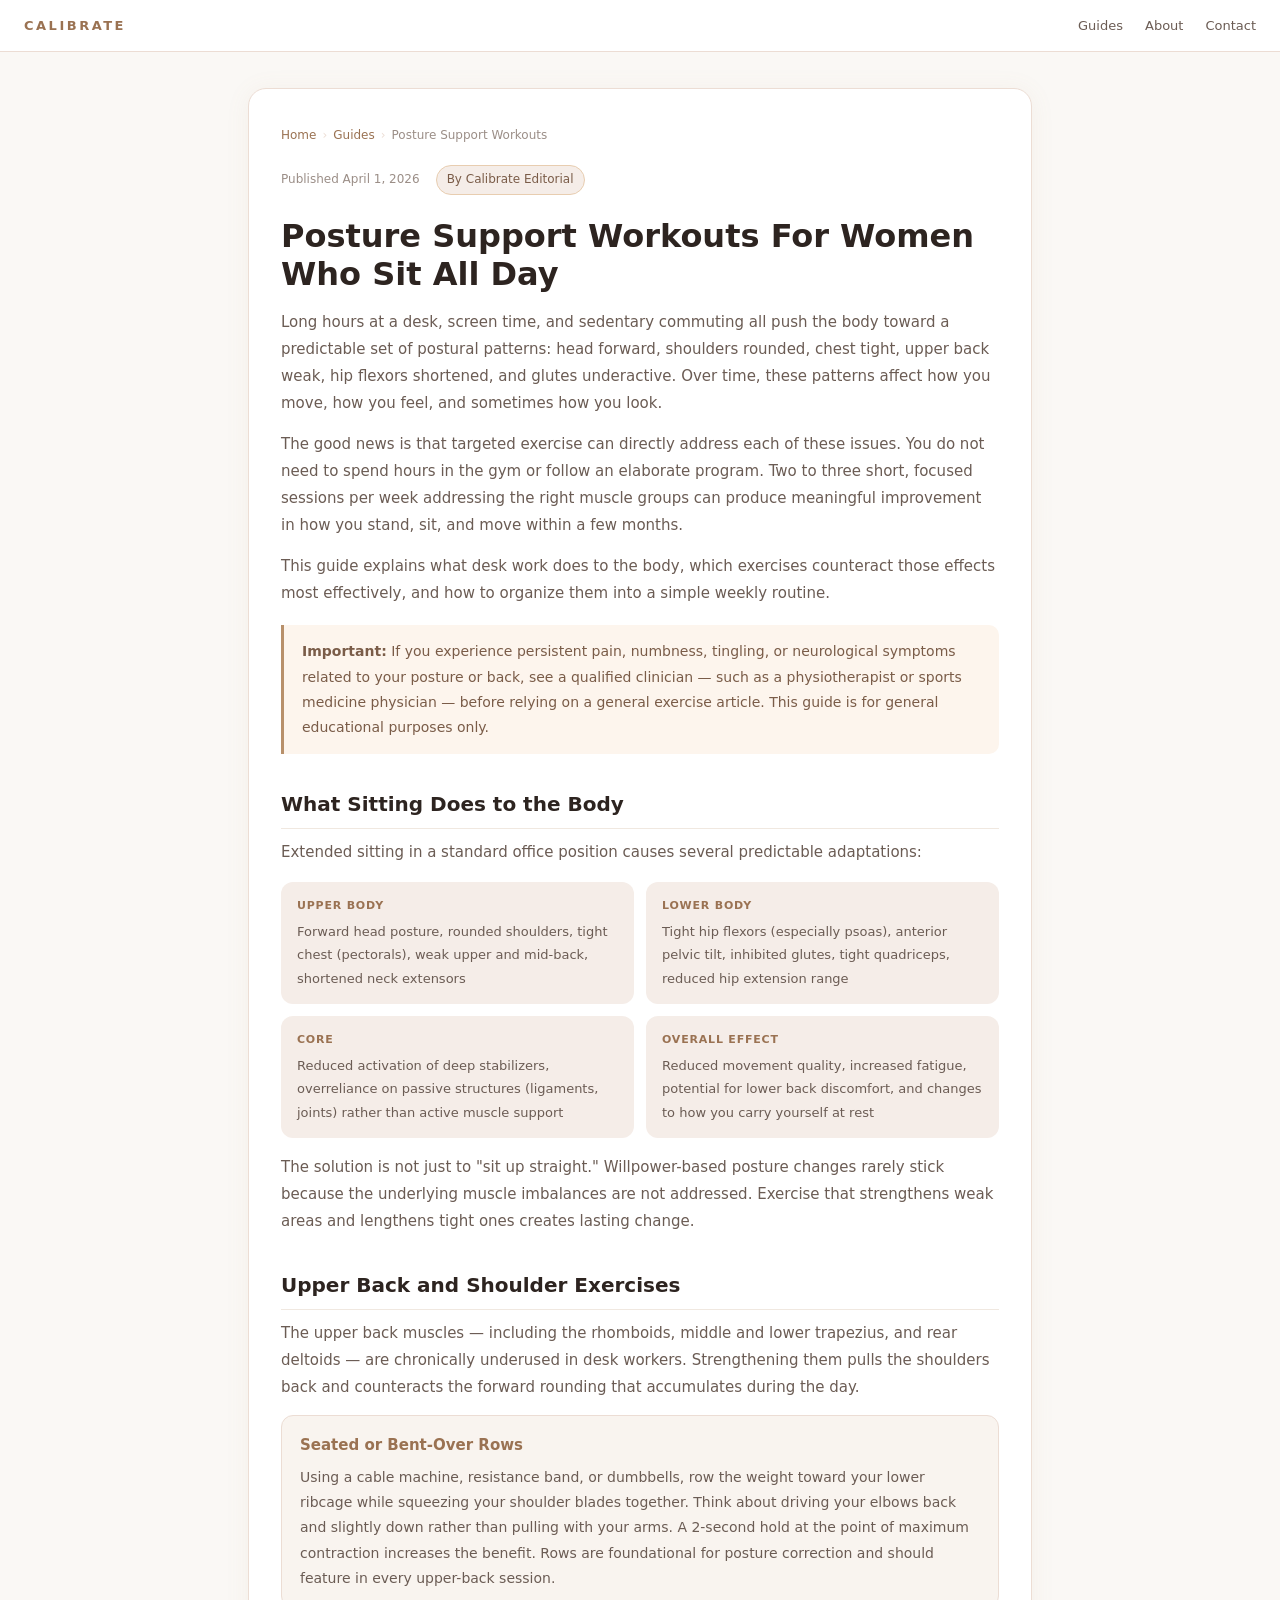
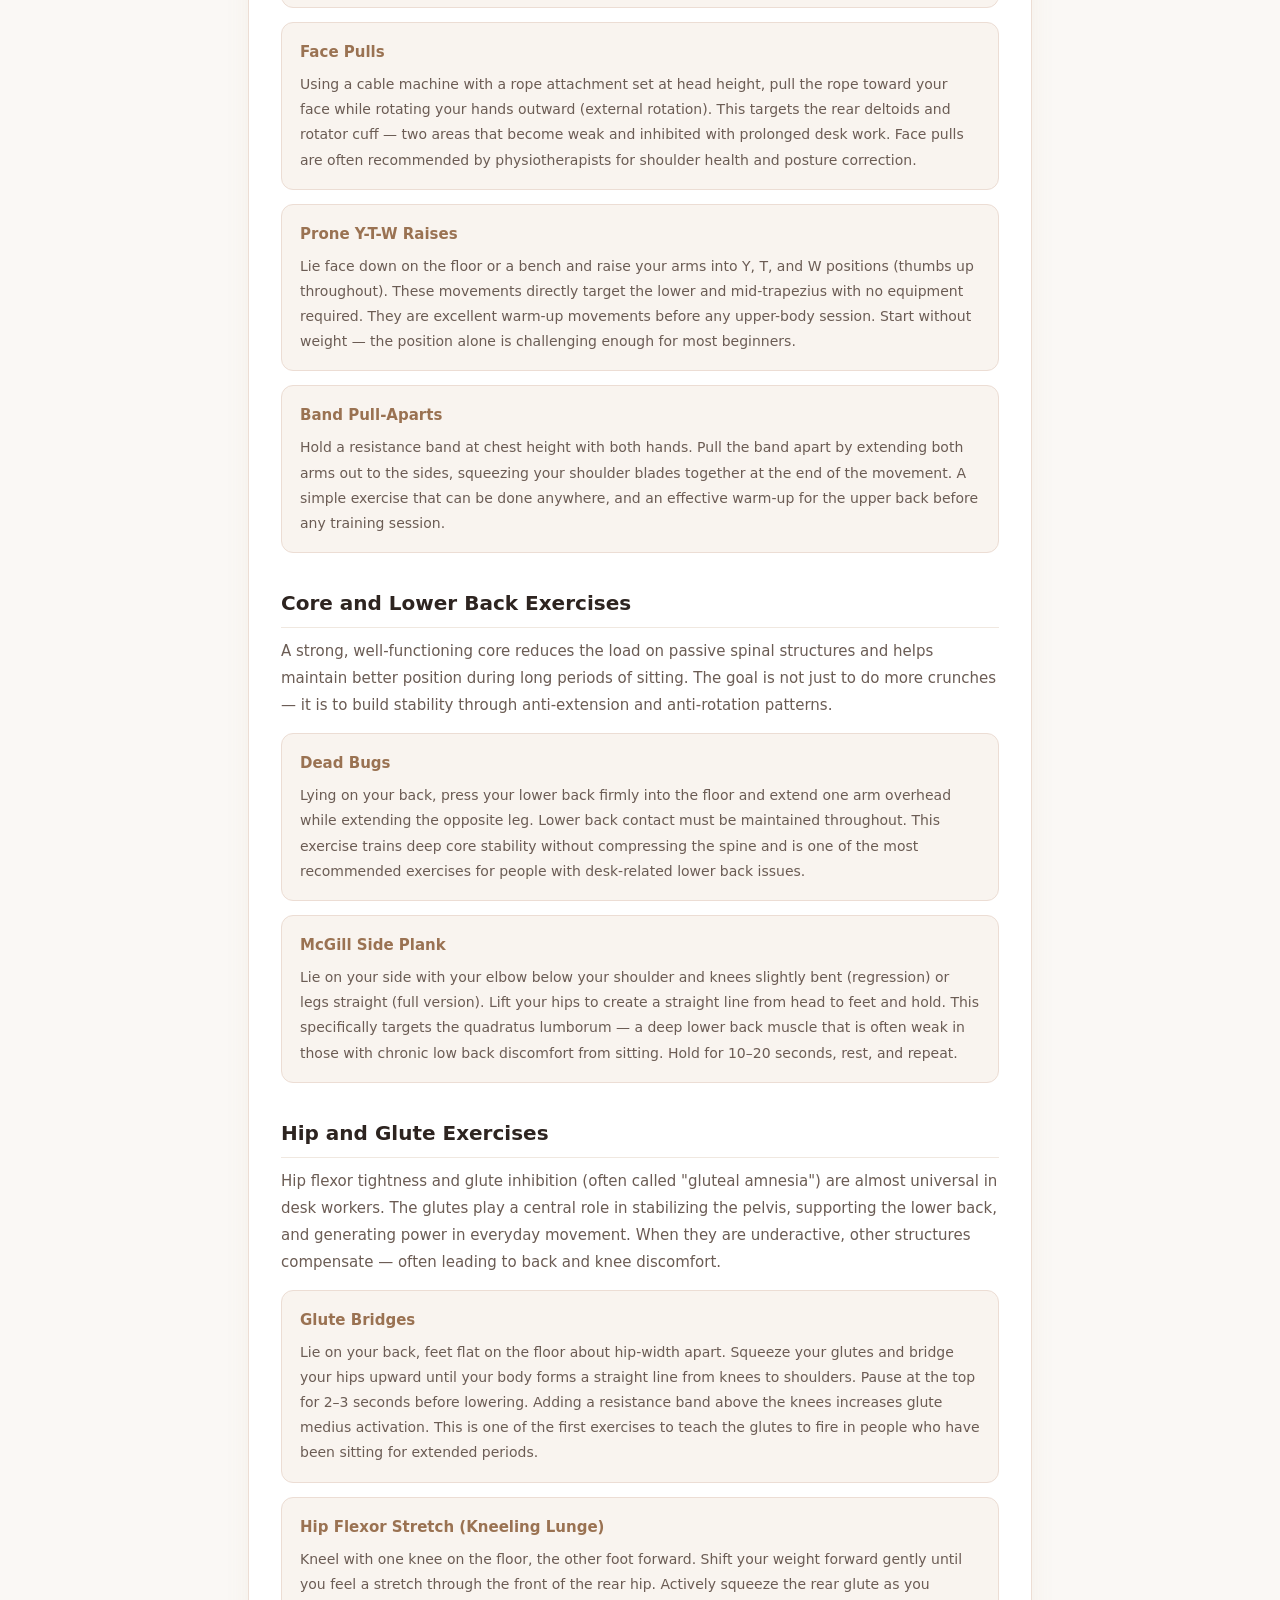
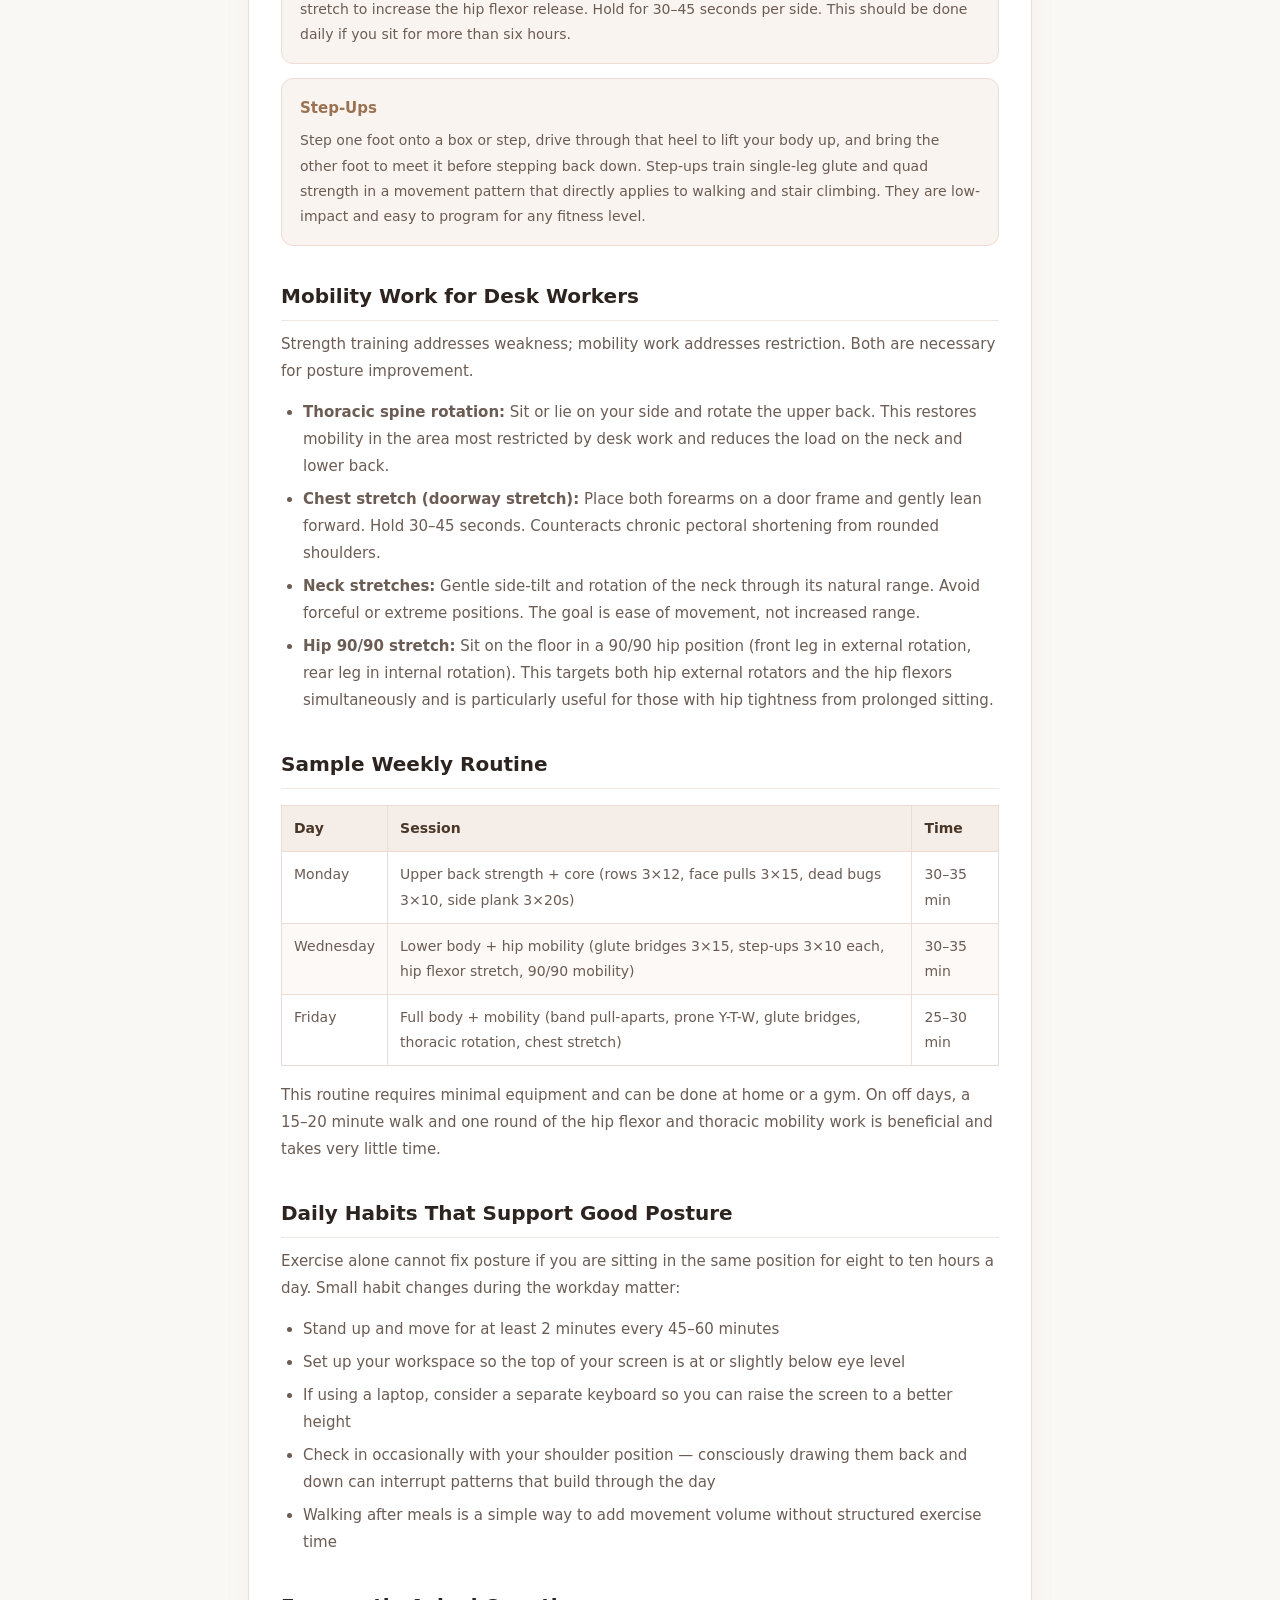
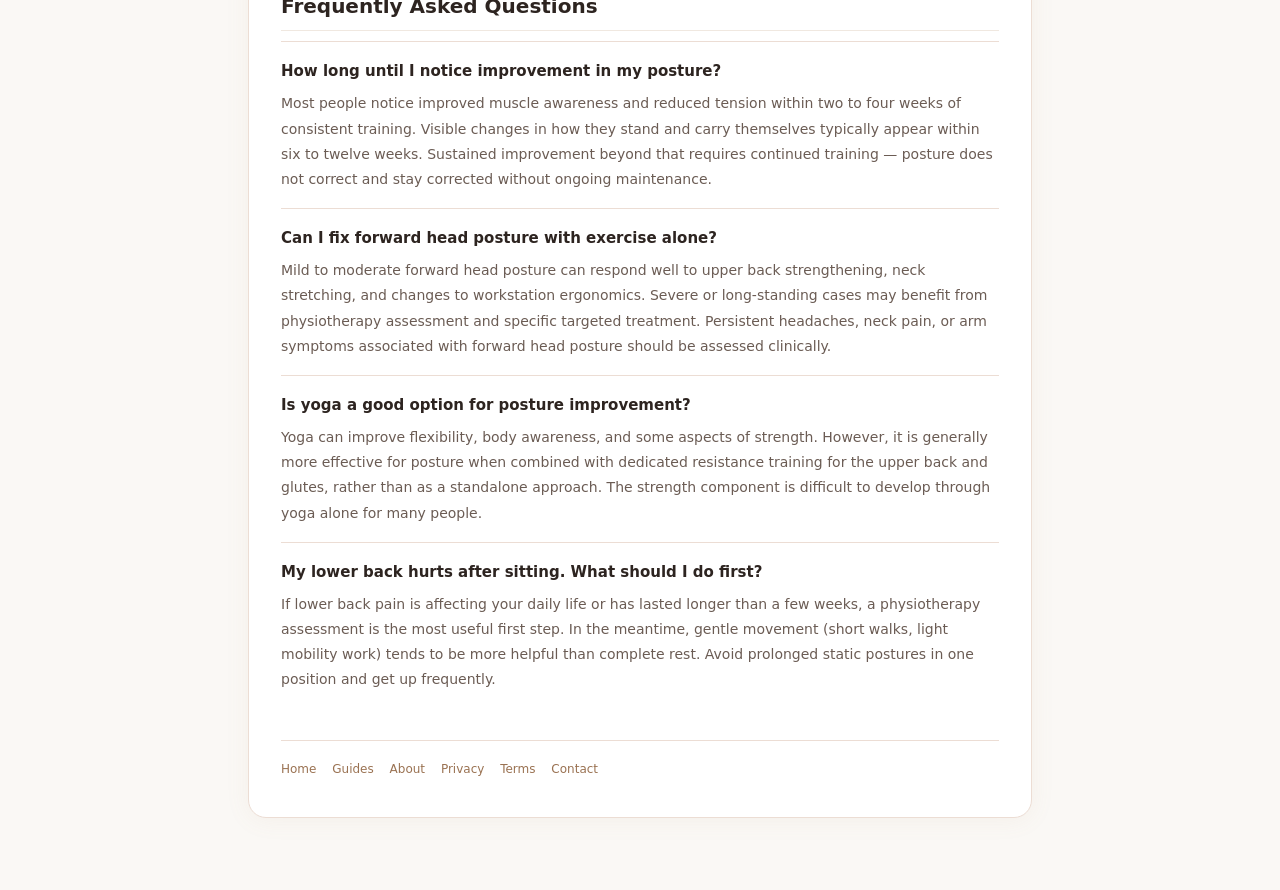
<file: posture-support-workouts.html>
<!DOCTYPE html>
<html lang="en">
<head>
  <meta charset="UTF-8" />
  <meta name="viewport" content="width=device-width, initial-scale=1.0" />
  <title>Posture Support Workouts For Women Who Sit All Day - Calibrate</title>
  <meta name="description" content="A complete guide to posture-supportive exercises for women who work at a desk. Covers upper back, core, hip, and mobility work with a sample weekly routine." />
  <link rel="canonical" href="https://woojintest.pages.dev/posture-support-workouts.html" />
  <meta property="og:type" content="article" />
  <meta property="og:title" content="Posture Support Workouts For Women Who Sit All Day" />
  <meta property="og:description" content="A complete guide to posture-supportive exercises for women who work at a desk. Covers upper back, core, hip, and mobility work with a sample weekly routine." />
  <meta property="og:url" content="https://woojintest.pages.dev/posture-support-workouts.html" />
  <meta property="og:site_name" content="Calibrate" />
  <meta property="article:published_time" content="2026-04-01" />
  <meta name="twitter:card" content="summary" />
  <meta name="twitter:title" content="Posture Support Workouts For Women Who Sit All Day" />
  <meta name="twitter:description" content="A complete guide to posture-supportive exercises for women who work at a desk." />
  <meta name="google-adsense-account" content="ca-pub-9247222675222330" />
  <script async src="https://pagead2.googlesyndication.com/pagead/js/adsbygoogle.js?client=ca-pub-9247222675222330" crossorigin="anonymous"></script>
  <script async src="https://www.googletagmanager.com/gtag/js?id=G-ZL0KT039TB"></script>
  <script>
    window.dataLayer = window.dataLayer || [];
    function gtag(){dataLayer.push(arguments);}
    gtag('js', new Date());
    gtag('config', 'G-ZL0KT039TB');
  </script>
  <script type="text/javascript">
    (function(c,l,a,r,i,t,y){
        c[a]=c[a]||function(){(c[a].q=c[a].q||[]).push(arguments)};
        t=l.createElement(r);t.async=1;t.src="https://www.clarity.ms/tag/"+i;
        y=l.getElementsByTagName(r)[0];y.parentNode.insertBefore(t,y);
    })(window, document, "clarity", "script", "w45pj6dyt1");
  </script>
  <style>
    * { box-sizing: border-box; }
    body { margin: 0; font-family: Inter, system-ui, sans-serif; background: #faf8f5; color: #2d2420; line-height: 1.8; }
    nav.nav { background: #fff; border-bottom: 1px solid #ecddd4; padding: 14px 24px; display: flex; align-items: center; justify-content: space-between; position: sticky; top: 0; z-index: 10; }
    .nav-brand { color: #9a7252; text-decoration: none; font-weight: 700; letter-spacing: 2.5px; text-transform: uppercase; font-size: 13px; }
    .nav-links { display: flex; gap: 22px; }
    .nav-links a { color: #6b5c54; text-decoration: none; font-size: 13px; font-weight: 500; }
    .nav-links a:hover { color: #9a7252; }
    .wrap { max-width: 820px; margin: 0 auto; padding: 36px 18px 72px; }
    .card { background: #fff; border: 1px solid #ecddd4; border-radius: 18px; box-shadow: 0 2px 24px rgba(184,144,106,0.08); padding: 36px 32px; }
    h1 { margin: 0 0 16px; font-size: 32px; line-height: 1.2; }
    h2 { margin: 32px 0 10px; font-size: 20px; color: #2d2420; border-bottom: 1px solid #f0e8e0; padding-bottom: 6px; }
    h3 { margin: 20px 0 8px; font-size: 16px; color: #4a3728; }
    p { font-size: 15px; color: #6b5c54; margin: 0 0 14px; }
    ul, ol { padding-left: 22px; margin: 0 0 14px; }
    li { font-size: 15px; color: #6b5c54; margin-bottom: 6px; }
    .intro-note { background: #fdf5ed; border-left: 3px solid #b8906a; border-radius: 0 10px 10px 0; padding: 14px 18px; margin: 18px 0; }
    .intro-note p { margin: 0; font-size: 14px; color: #7a5c48; }
    .exercise-block { background: #f9f4ef; border: 1px solid #ecddd4; border-radius: 12px; padding: 16px 18px; margin-bottom: 14px; }
    .exercise-block h3 { margin: 0 0 6px; font-size: 15px; color: #9a7252; }
    .exercise-block p { margin: 0; font-size: 14px; }
    .week-table { width: 100%; border-collapse: collapse; margin: 16px 0; font-size: 14px; }
    .week-table th { background: #f5ede8; color: #4a3728; font-weight: 600; padding: 10px 12px; text-align: left; border: 1px solid #ecddd4; }
    .week-table td { padding: 10px 12px; border: 1px solid #ecddd4; color: #6b5c54; vertical-align: top; }
    .week-table tr:nth-child(even) td { background: #fdf9f7; }
    .posture-pattern { display: grid; grid-template-columns: 1fr 1fr; gap: 12px; margin: 16px 0; }
    @media (max-width: 600px) { .posture-pattern { grid-template-columns: 1fr; } }
    .pattern-card { background: #f5ede8; border-radius: 12px; padding: 14px 16px; }
    .pattern-card .label { font-size: 11px; font-weight: 700; text-transform: uppercase; letter-spacing: 0.8px; color: #9a7252; margin-bottom: 4px; }
    .pattern-card p { font-size: 13px; color: #6b5c54; margin: 0; }
    .faq-item { border-top: 1px solid #ecddd4; padding: 16px 0; }
    .faq-item:last-child { border-bottom: 1px solid #ecddd4; }
    .faq-q { font-size: 15px; font-weight: 600; color: #2d2420; margin: 0 0 6px; }
    .faq-a { font-size: 14px; color: #6b5c54; margin: 0; }
    .footer { margin-top: 32px; padding-top: 18px; border-top: 1px solid #ecddd4; font-size: 12px; color: #9b8e87; }
    .footer a { color: #9a7252; text-decoration: none; margin-right: 12px; }
    .breadcrumb { font-size: 12px; color: #9b8e87; margin-bottom: 18px; display: flex; align-items: center; gap: 6px; flex-wrap: wrap; }
    .breadcrumb a { color: #9a7252; text-decoration: none; }
    .breadcrumb span.sep { color: #ecddd4; }
    .article-meta { display: flex; align-items: center; gap: 16px; margin-bottom: 22px; flex-wrap: wrap; }
    .article-meta time { font-size: 12px; color: #9b8e87; }
    .article-meta .author-tag { font-size: 12px; background: #f5ede8; color: #7a5c48; padding: 3px 10px; border-radius: 100px; border: 1px solid #e8cdb0; }
    .related-guides { margin-top: 32px; padding-top: 22px; border-top: 1px solid #ecddd4; }
    .related-guides h2 { font-size: 16px; color: #2d2420; margin: 0 0 12px; border: none; padding: 0; }
    .related-list { display: grid; gap: 10px; }
    .related-item { background: #f9f4ef; border: 1px solid #ecddd4; border-radius: 12px; padding: 14px 16px; text-decoration: none; display: block; transition: border-color 0.2s; }
    .related-item:hover { border-color: #b8906a; }
    .related-item strong { display: block; font-size: 14px; color: #2d2420; margin-bottom: 3px; }
    .related-item span { font-size: 12px; color: #6b5c54; }
  </style>
  <script type="application/ld+json">
  {
    "@context": "https://schema.org",
    "@graph": [
      {
        "@type": "Article",
        "headline": "Posture Support Workouts For Women Who Sit All Day",
        "description": "A complete guide to posture-supportive exercises for women who work at a desk. Covers upper back, core, hip, and mobility work with a sample weekly routine.",
        "url": "https://woojintest.pages.dev/posture-support-workouts.html",
        "datePublished": "2026-04-01",
        "dateModified": "2026-04-01",
        "author": {"@type": "Organization", "name": "Calibrate", "url": "https://woojintest.pages.dev/"},
        "publisher": {"@type": "Organization", "name": "Calibrate", "url": "https://woojintest.pages.dev/"},
        "mainEntityOfPage": {"@type": "WebPage", "@id": "https://woojintest.pages.dev/posture-support-workouts.html"},
        "inLanguage": "en"
      },
      {
        "@type": "BreadcrumbList",
        "itemListElement": [
          {"@type": "ListItem", "position": 1, "name": "Home", "item": "https://woojintest.pages.dev/"},
          {"@type": "ListItem", "position": 2, "name": "Guides", "item": "https://woojintest.pages.dev/guides.html"},
          {"@type": "ListItem", "position": 3, "name": "Posture Support Workouts", "item": "https://woojintest.pages.dev/posture-support-workouts.html"}
        ]
      },
      {
        "@type": "FAQPage",
        "mainEntity": [
          {
            "@type": "Question",
            "name": "How long until I notice improvement in my posture?",
            "acceptedAnswer": {"@type": "Answer", "text": "Most people notice improved muscle awareness and reduced tension within two to four weeks of consistent training. Visible changes in how they stand and carry themselves typically appear within six to twelve weeks. Sustained improvement requires continued training."}
          },
          {
            "@type": "Question",
            "name": "Can I fix forward head posture with exercise alone?",
            "acceptedAnswer": {"@type": "Answer", "text": "Mild to moderate forward head posture can respond well to upper back strengthening, neck stretching, and changes to workstation ergonomics. Severe or long-standing cases may benefit from physiotherapy assessment. Persistent headaches or arm symptoms should be assessed clinically."}
          },
          {
            "@type": "Question",
            "name": "Is yoga a good option for posture improvement?",
            "acceptedAnswer": {"@type": "Answer", "text": "Yoga can improve flexibility, body awareness, and some aspects of strength. However, it is generally more effective for posture when combined with dedicated resistance training for the upper back and glutes, rather than as a standalone approach."}
          },
          {
            "@type": "Question",
            "name": "My lower back hurts after sitting. What should I do first?",
            "acceptedAnswer": {"@type": "Answer", "text": "If lower back pain is affecting your daily life or has lasted longer than a few weeks, a physiotherapy assessment is the most useful first step. Gentle movement tends to be more helpful than complete rest. Avoid prolonged static postures and get up frequently."}
          }
        ]
      }
    ]
  }
  </script>
</head>
<body>
  <nav class="nav">
    <a class="nav-brand" href="/">Calibrate</a>
    <div class="nav-links">
      <a href="/guides.html">Guides</a>
      <a href="/about.html">About</a>
      <a href="/contact.html">Contact</a>
    </div>
  </nav>
  <div class="wrap">
    <div class="card">
      <nav class="breadcrumb" aria-label="Breadcrumb">
        <a href="/">Home</a><span class="sep">›</span><a href="/guides.html">Guides</a><span class="sep">›</span><span>Posture Support Workouts</span>
      </nav>
      <div class="article-meta">
        <time datetime="2026-04-01">Published April 1, 2026</time>
        <span class="author-tag">By Calibrate Editorial</span>
      </div>
      <h1>Posture Support Workouts For Women Who Sit All Day</h1>
      <p>Long hours at a desk, screen time, and sedentary commuting all push the body toward a predictable set of postural patterns: head forward, shoulders rounded, chest tight, upper back weak, hip flexors shortened, and glutes underactive. Over time, these patterns affect how you move, how you feel, and sometimes how you look.</p>
      <p>The good news is that targeted exercise can directly address each of these issues. You do not need to spend hours in the gym or follow an elaborate program. Two to three short, focused sessions per week addressing the right muscle groups can produce meaningful improvement in how you stand, sit, and move within a few months.</p>
      <p>This guide explains what desk work does to the body, which exercises counteract those effects most effectively, and how to organize them into a simple weekly routine.</p>

      <div class="intro-note">
        <p><strong>Important:</strong> If you experience persistent pain, numbness, tingling, or neurological symptoms related to your posture or back, see a qualified clinician — such as a physiotherapist or sports medicine physician — before relying on a general exercise article. This guide is for general educational purposes only.</p>
      </div>

      <h2>What Sitting Does to the Body</h2>
      <p>Extended sitting in a standard office position causes several predictable adaptations:</p>

      <div class="posture-pattern">
        <div class="pattern-card">
          <div class="label">Upper Body</div>
          <p>Forward head posture, rounded shoulders, tight chest (pectorals), weak upper and mid-back, shortened neck extensors</p>
        </div>
        <div class="pattern-card">
          <div class="label">Lower Body</div>
          <p>Tight hip flexors (especially psoas), anterior pelvic tilt, inhibited glutes, tight quadriceps, reduced hip extension range</p>
        </div>
        <div class="pattern-card">
          <div class="label">Core</div>
          <p>Reduced activation of deep stabilizers, overreliance on passive structures (ligaments, joints) rather than active muscle support</p>
        </div>
        <div class="pattern-card">
          <div class="label">Overall Effect</div>
          <p>Reduced movement quality, increased fatigue, potential for lower back discomfort, and changes to how you carry yourself at rest</p>
        </div>
      </div>

      <p>The solution is not just to "sit up straight." Willpower-based posture changes rarely stick because the underlying muscle imbalances are not addressed. Exercise that strengthens weak areas and lengthens tight ones creates lasting change.</p>

      <h2>Upper Back and Shoulder Exercises</h2>
      <p>The upper back muscles — including the rhomboids, middle and lower trapezius, and rear deltoids — are chronically underused in desk workers. Strengthening them pulls the shoulders back and counteracts the forward rounding that accumulates during the day.</p>

      <div class="exercise-block">
        <h3>Seated or Bent-Over Rows</h3>
        <p>Using a cable machine, resistance band, or dumbbells, row the weight toward your lower ribcage while squeezing your shoulder blades together. Think about driving your elbows back and slightly down rather than pulling with your arms. A 2-second hold at the point of maximum contraction increases the benefit. Rows are foundational for posture correction and should feature in every upper-back session.</p>
      </div>

      <div class="exercise-block">
        <h3>Face Pulls</h3>
        <p>Using a cable machine with a rope attachment set at head height, pull the rope toward your face while rotating your hands outward (external rotation). This targets the rear deltoids and rotator cuff — two areas that become weak and inhibited with prolonged desk work. Face pulls are often recommended by physiotherapists for shoulder health and posture correction.</p>
      </div>

      <div class="exercise-block">
        <h3>Prone Y-T-W Raises</h3>
        <p>Lie face down on the floor or a bench and raise your arms into Y, T, and W positions (thumbs up throughout). These movements directly target the lower and mid-trapezius with no equipment required. They are excellent warm-up movements before any upper-body session. Start without weight — the position alone is challenging enough for most beginners.</p>
      </div>

      <div class="exercise-block">
        <h3>Band Pull-Aparts</h3>
        <p>Hold a resistance band at chest height with both hands. Pull the band apart by extending both arms out to the sides, squeezing your shoulder blades together at the end of the movement. A simple exercise that can be done anywhere, and an effective warm-up for the upper back before any training session.</p>
      </div>

      <h2>Core and Lower Back Exercises</h2>
      <p>A strong, well-functioning core reduces the load on passive spinal structures and helps maintain better position during long periods of sitting. The goal is not just to do more crunches — it is to build stability through anti-extension and anti-rotation patterns.</p>

      <div class="exercise-block">
        <h3>Dead Bugs</h3>
        <p>Lying on your back, press your lower back firmly into the floor and extend one arm overhead while extending the opposite leg. Lower back contact must be maintained throughout. This exercise trains deep core stability without compressing the spine and is one of the most recommended exercises for people with desk-related lower back issues.</p>
      </div>

      <div class="exercise-block">
        <h3>McGill Side Plank</h3>
        <p>Lie on your side with your elbow below your shoulder and knees slightly bent (regression) or legs straight (full version). Lift your hips to create a straight line from head to feet and hold. This specifically targets the quadratus lumborum — a deep lower back muscle that is often weak in those with chronic low back discomfort from sitting. Hold for 10–20 seconds, rest, and repeat.</p>
      </div>

      <h2>Hip and Glute Exercises</h2>
      <p>Hip flexor tightness and glute inhibition (often called "gluteal amnesia") are almost universal in desk workers. The glutes play a central role in stabilizing the pelvis, supporting the lower back, and generating power in everyday movement. When they are underactive, other structures compensate — often leading to back and knee discomfort.</p>

      <div class="exercise-block">
        <h3>Glute Bridges</h3>
        <p>Lie on your back, feet flat on the floor about hip-width apart. Squeeze your glutes and bridge your hips upward until your body forms a straight line from knees to shoulders. Pause at the top for 2–3 seconds before lowering. Adding a resistance band above the knees increases glute medius activation. This is one of the first exercises to teach the glutes to fire in people who have been sitting for extended periods.</p>
      </div>

      <div class="exercise-block">
        <h3>Hip Flexor Stretch (Kneeling Lunge)</h3>
        <p>Kneel with one knee on the floor, the other foot forward. Shift your weight forward gently until you feel a stretch through the front of the rear hip. Actively squeeze the rear glute as you stretch to increase the hip flexor release. Hold for 30–45 seconds per side. This should be done daily if you sit for more than six hours.</p>
      </div>

      <div class="exercise-block">
        <h3>Step-Ups</h3>
        <p>Step one foot onto a box or step, drive through that heel to lift your body up, and bring the other foot to meet it before stepping back down. Step-ups train single-leg glute and quad strength in a movement pattern that directly applies to walking and stair climbing. They are low-impact and easy to program for any fitness level.</p>
      </div>

      <h2>Mobility Work for Desk Workers</h2>
      <p>Strength training addresses weakness; mobility work addresses restriction. Both are necessary for posture improvement.</p>
      <ul>
        <li><strong>Thoracic spine rotation:</strong> Sit or lie on your side and rotate the upper back. This restores mobility in the area most restricted by desk work and reduces the load on the neck and lower back.</li>
        <li><strong>Chest stretch (doorway stretch):</strong> Place both forearms on a door frame and gently lean forward. Hold 30–45 seconds. Counteracts chronic pectoral shortening from rounded shoulders.</li>
        <li><strong>Neck stretches:</strong> Gentle side-tilt and rotation of the neck through its natural range. Avoid forceful or extreme positions. The goal is ease of movement, not increased range.</li>
        <li><strong>Hip 90/90 stretch:</strong> Sit on the floor in a 90/90 hip position (front leg in external rotation, rear leg in internal rotation). This targets both hip external rotators and the hip flexors simultaneously and is particularly useful for those with hip tightness from prolonged sitting.</li>
      </ul>

      <h2>Sample Weekly Routine</h2>

      <table class="week-table">
        <thead>
          <tr><th>Day</th><th>Session</th><th>Time</th></tr>
        </thead>
        <tbody>
          <tr><td>Monday</td><td>Upper back strength + core (rows 3×12, face pulls 3×15, dead bugs 3×10, side plank 3×20s)</td><td>30–35 min</td></tr>
          <tr><td>Wednesday</td><td>Lower body + hip mobility (glute bridges 3×15, step-ups 3×10 each, hip flexor stretch, 90/90 mobility)</td><td>30–35 min</td></tr>
          <tr><td>Friday</td><td>Full body + mobility (band pull-aparts, prone Y-T-W, glute bridges, thoracic rotation, chest stretch)</td><td>25–30 min</td></tr>
        </tbody>
      </table>

      <p>This routine requires minimal equipment and can be done at home or a gym. On off days, a 15–20 minute walk and one round of the hip flexor and thoracic mobility work is beneficial and takes very little time.</p>

      <h2>Daily Habits That Support Good Posture</h2>
      <p>Exercise alone cannot fix posture if you are sitting in the same position for eight to ten hours a day. Small habit changes during the workday matter:</p>
      <ul>
        <li>Stand up and move for at least 2 minutes every 45–60 minutes</li>
        <li>Set up your workspace so the top of your screen is at or slightly below eye level</li>
        <li>If using a laptop, consider a separate keyboard so you can raise the screen to a better height</li>
        <li>Check in occasionally with your shoulder position — consciously drawing them back and down can interrupt patterns that build through the day</li>
        <li>Walking after meals is a simple way to add movement volume without structured exercise time</li>
      </ul>

      <h2>Frequently Asked Questions</h2>
      <div class="faq-item">
        <p class="faq-q">How long until I notice improvement in my posture?</p>
        <p class="faq-a">Most people notice improved muscle awareness and reduced tension within two to four weeks of consistent training. Visible changes in how they stand and carry themselves typically appear within six to twelve weeks. Sustained improvement beyond that requires continued training — posture does not correct and stay corrected without ongoing maintenance.</p>
      </div>
      <div class="faq-item">
        <p class="faq-q">Can I fix forward head posture with exercise alone?</p>
        <p class="faq-a">Mild to moderate forward head posture can respond well to upper back strengthening, neck stretching, and changes to workstation ergonomics. Severe or long-standing cases may benefit from physiotherapy assessment and specific targeted treatment. Persistent headaches, neck pain, or arm symptoms associated with forward head posture should be assessed clinically.</p>
      </div>
      <div class="faq-item">
        <p class="faq-q">Is yoga a good option for posture improvement?</p>
        <p class="faq-a">Yoga can improve flexibility, body awareness, and some aspects of strength. However, it is generally more effective for posture when combined with dedicated resistance training for the upper back and glutes, rather than as a standalone approach. The strength component is difficult to develop through yoga alone for many people.</p>
      </div>
      <div class="faq-item">
        <p class="faq-q">My lower back hurts after sitting. What should I do first?</p>
        <p class="faq-a">If lower back pain is affecting your daily life or has lasted longer than a few weeks, a physiotherapy assessment is the most useful first step. In the meantime, gentle movement (short walks, light mobility work) tends to be more helpful than complete rest. Avoid prolonged static postures in one position and get up frequently.</p>
      </div>

      <div class="footer">
        <a href="/">Home</a>
        <a href="/guides.html">Guides</a>
        <a href="/about.html">About</a>
        <a href="/privacy.html">Privacy</a>
        <a href="/terms.html">Terms</a>
        <a href="/contact.html">Contact</a>
      </div>
    </div>
  </div>
</body>
</html>
</file>
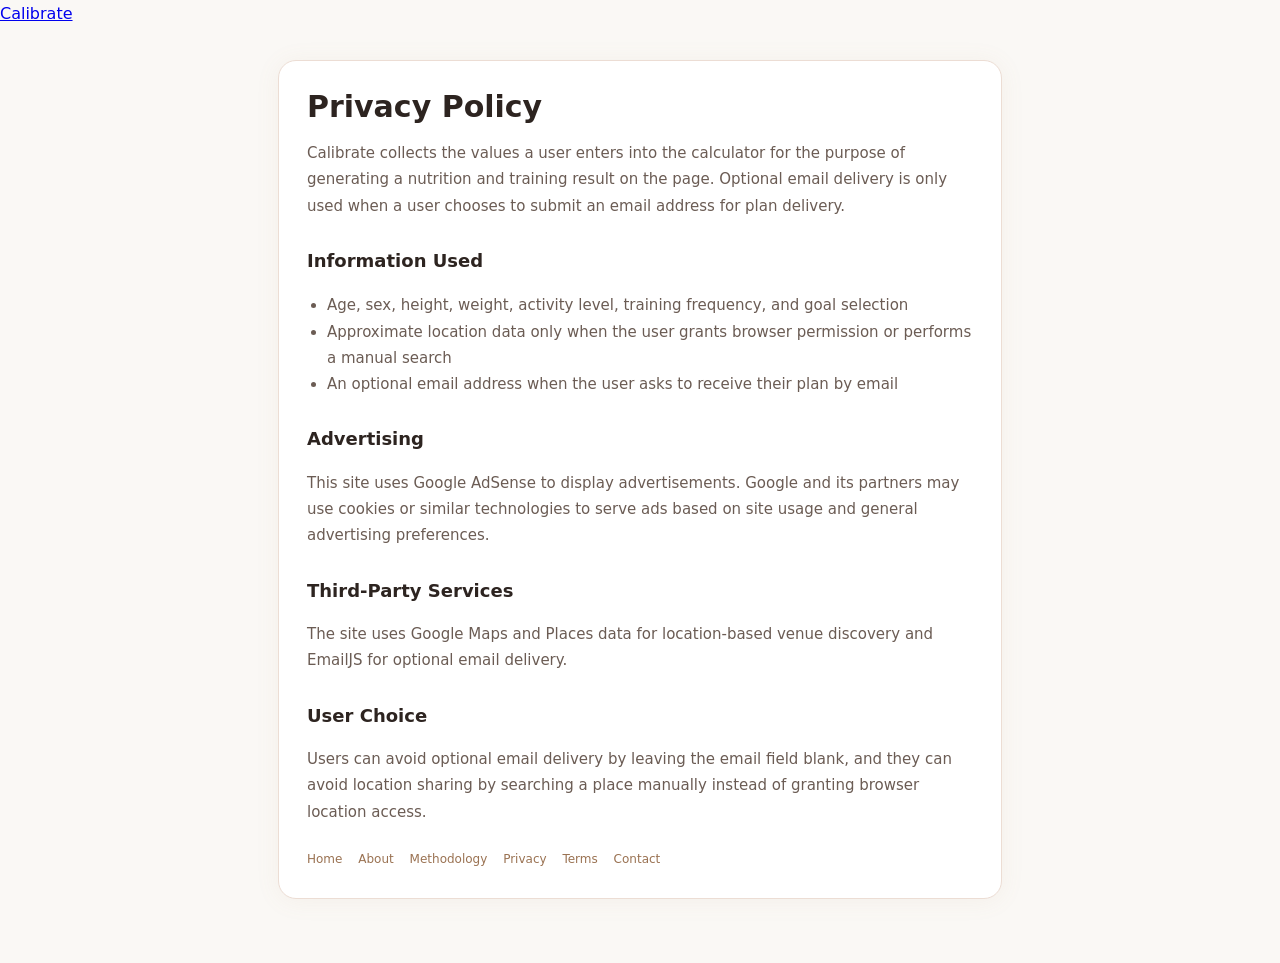
<file: privacy.html>
<!DOCTYPE html>
<html lang="en">
<head>
  <meta charset="UTF-8" />
  <meta name="viewport" content="width=device-width, initial-scale=1.0" />
  <title>Privacy Policy - Calibrate</title>
  <meta name="google-adsense-account" content="ca-pub-9247222675222330" />
  <script async src="https://pagead2.googlesyndication.com/pagead/js/adsbygoogle.js?client=ca-pub-9247222675222330" crossorigin="anonymous"></script>
  <script async src="https://www.googletagmanager.com/gtag/js?id=G-ZL0KT039TB"></script>
  <script>
    window.dataLayer = window.dataLayer || [];
    function gtag(){dataLayer.push(arguments);}
    gtag('js', new Date());
    gtag('config', 'G-ZL0KT039TB');
  </script>
  <script type="text/javascript">
    (function(c,l,a,r,i,t,y){
        c[a]=c[a]||function(){(c[a].q=c[a].q||[]).push(arguments)};
        t=l.createElement(r);t.async=1;t.src="https://www.clarity.ms/tag/"+i;
        y=l.getElementsByTagName(r)[0];y.parentNode.insertBefore(t,y);
    })(window, document, "clarity", "script", "w45pj6dyt1");
  </script>
  <style>
    * { box-sizing: border-box; }
    body { margin: 0; font-family: Inter, system-ui, sans-serif; background: #faf8f5; color: #2d2420; line-height: 1.75; }
    nav.nav { background: #fff; border-bottom: 1px solid #ecddd4; padding: 14px 24px; display: flex; align-items: center; justify-content: space-between; position: sticky; top: 0; z-index: 10; }
    .nav-brand { color: #9a7252; text-decoration: none; font-weight: 700; letter-spacing: 2.5px; text-transform: uppercase; font-size: 13px; }
    .nav-links { display: flex; gap: 22px; }
    .nav-links a { color: #6b5c54; text-decoration: none; font-size: 13px; font-weight: 500; }
    .nav-links a:hover { color: #9a7252; }
    .wrap { max-width: 760px; margin: 0 auto; padding: 32px 18px 64px; }
    .card { background: #fff; border: 1px solid #ecddd4; border-radius: 18px; box-shadow: 0 2px 24px rgba(184,144,106,0.08); padding: 28px; }
    h1 { margin: 0 0 14px; font-size: 30px; line-height: 1.2; }
    h2 { margin: 26px 0 10px; font-size: 18px; }
    p, li { font-size: 15px; color: #6b5c54; }
    ul { padding-left: 20px; }
    .footer { margin-top: 24px; font-size: 12px; color: #9b8e87; }
    .footer a { color: #9a7252; text-decoration: none; margin-right: 12px; }
  </style>
</head>
<body>
  <div class="top"><a href="/">Calibrate</a></div>
  <div class="wrap">
    <div class="card">
<h1>Privacy Policy</h1>
<p>Calibrate collects the values a user enters into the calculator for the purpose of generating a nutrition and training result on the page. Optional email delivery is only used when a user chooses to submit an email address for plan delivery.</p>
<h2>Information Used</h2>
<ul>
  <li>Age, sex, height, weight, activity level, training frequency, and goal selection</li>
  <li>Approximate location data only when the user grants browser permission or performs a manual search</li>
  <li>An optional email address when the user asks to receive their plan by email</li>
</ul>
<h2>Advertising</h2>
<p>This site uses Google AdSense to display advertisements. Google and its partners may use cookies or similar technologies to serve ads based on site usage and general advertising preferences.</p>
<h2>Third-Party Services</h2>
<p>The site uses Google Maps and Places data for location-based venue discovery and EmailJS for optional email delivery.</p>
<h2>User Choice</h2>
<p>Users can avoid optional email delivery by leaving the email field blank, and they can avoid location sharing by searching a place manually instead of granting browser location access.</p>
      <div class="footer">
        <a href="/">Home</a>
        <a href="/about.html">About</a>
        <a href="/methodology.html">Methodology</a>
        <a href="/privacy.html">Privacy</a>
        <a href="/terms.html">Terms</a>
        <a href="/contact.html">Contact</a>
      </div>
    </div>
  </div>
</body>
</html>
</file>
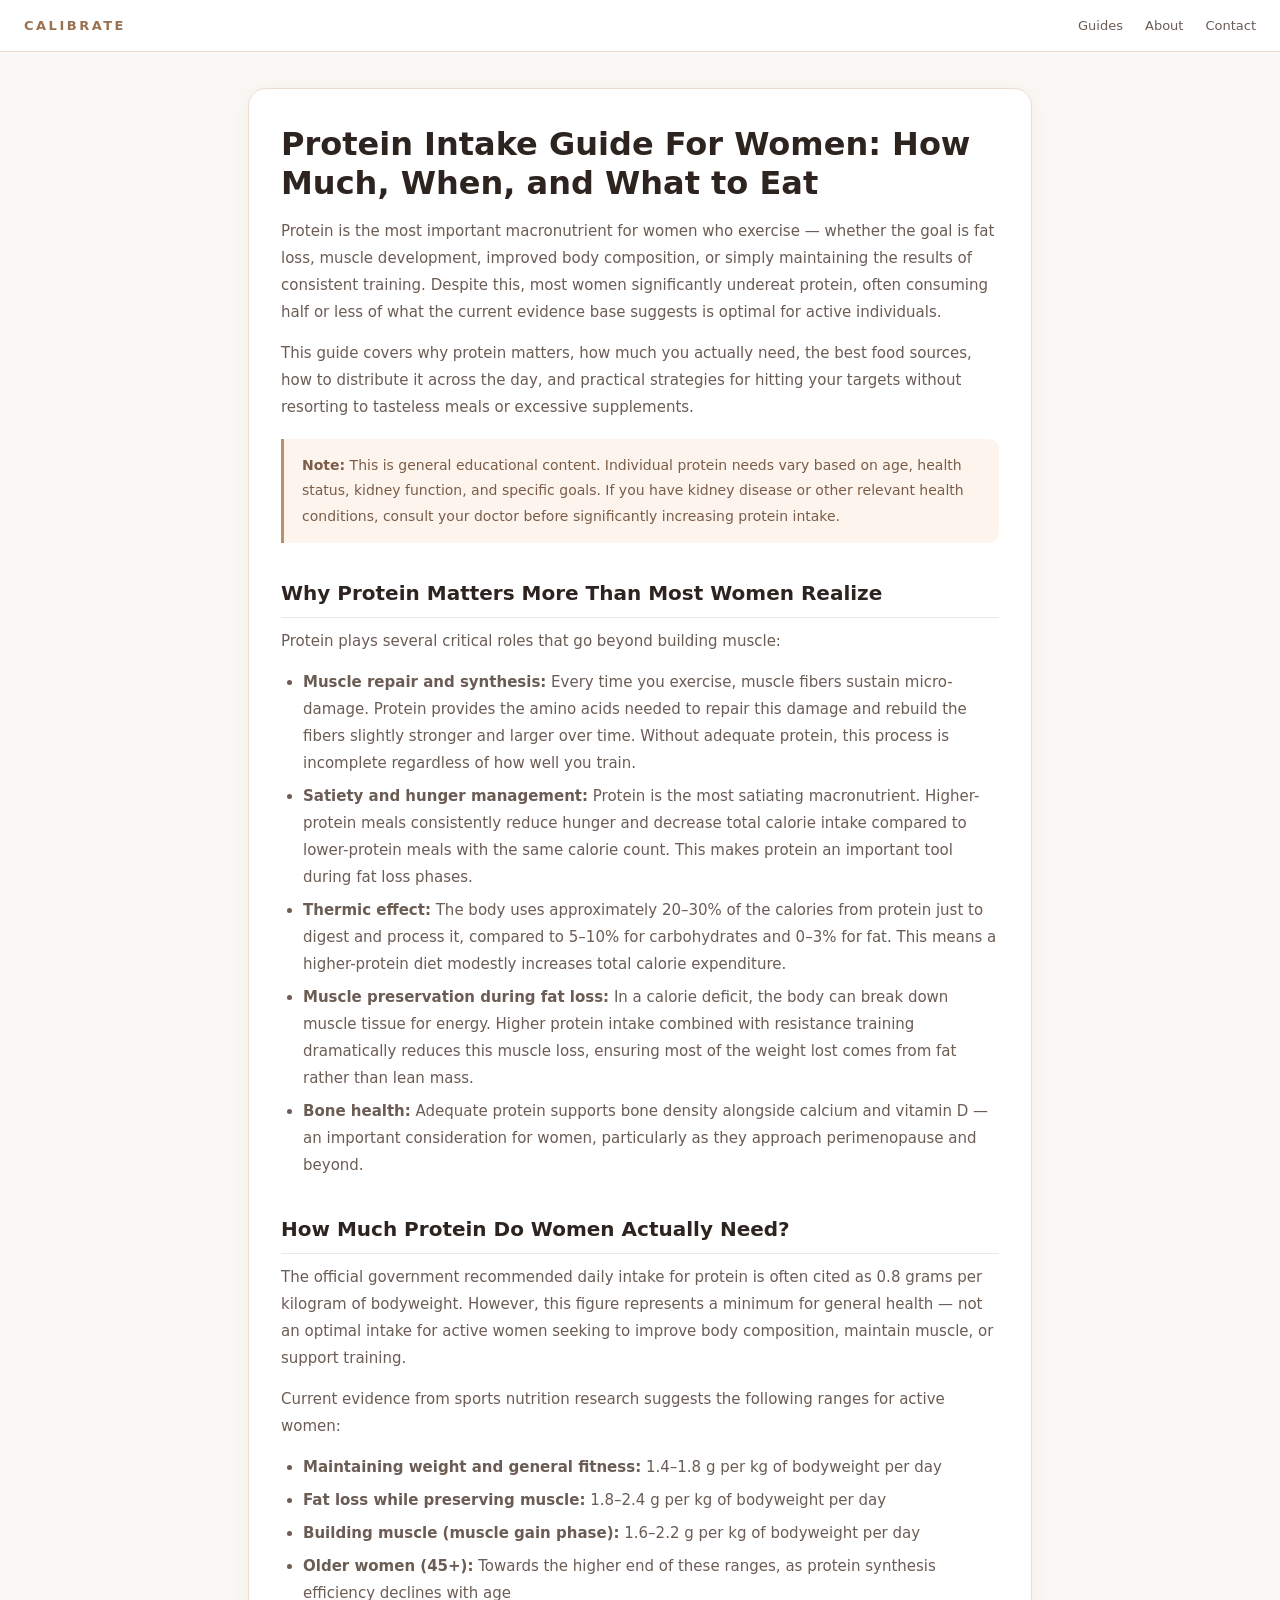
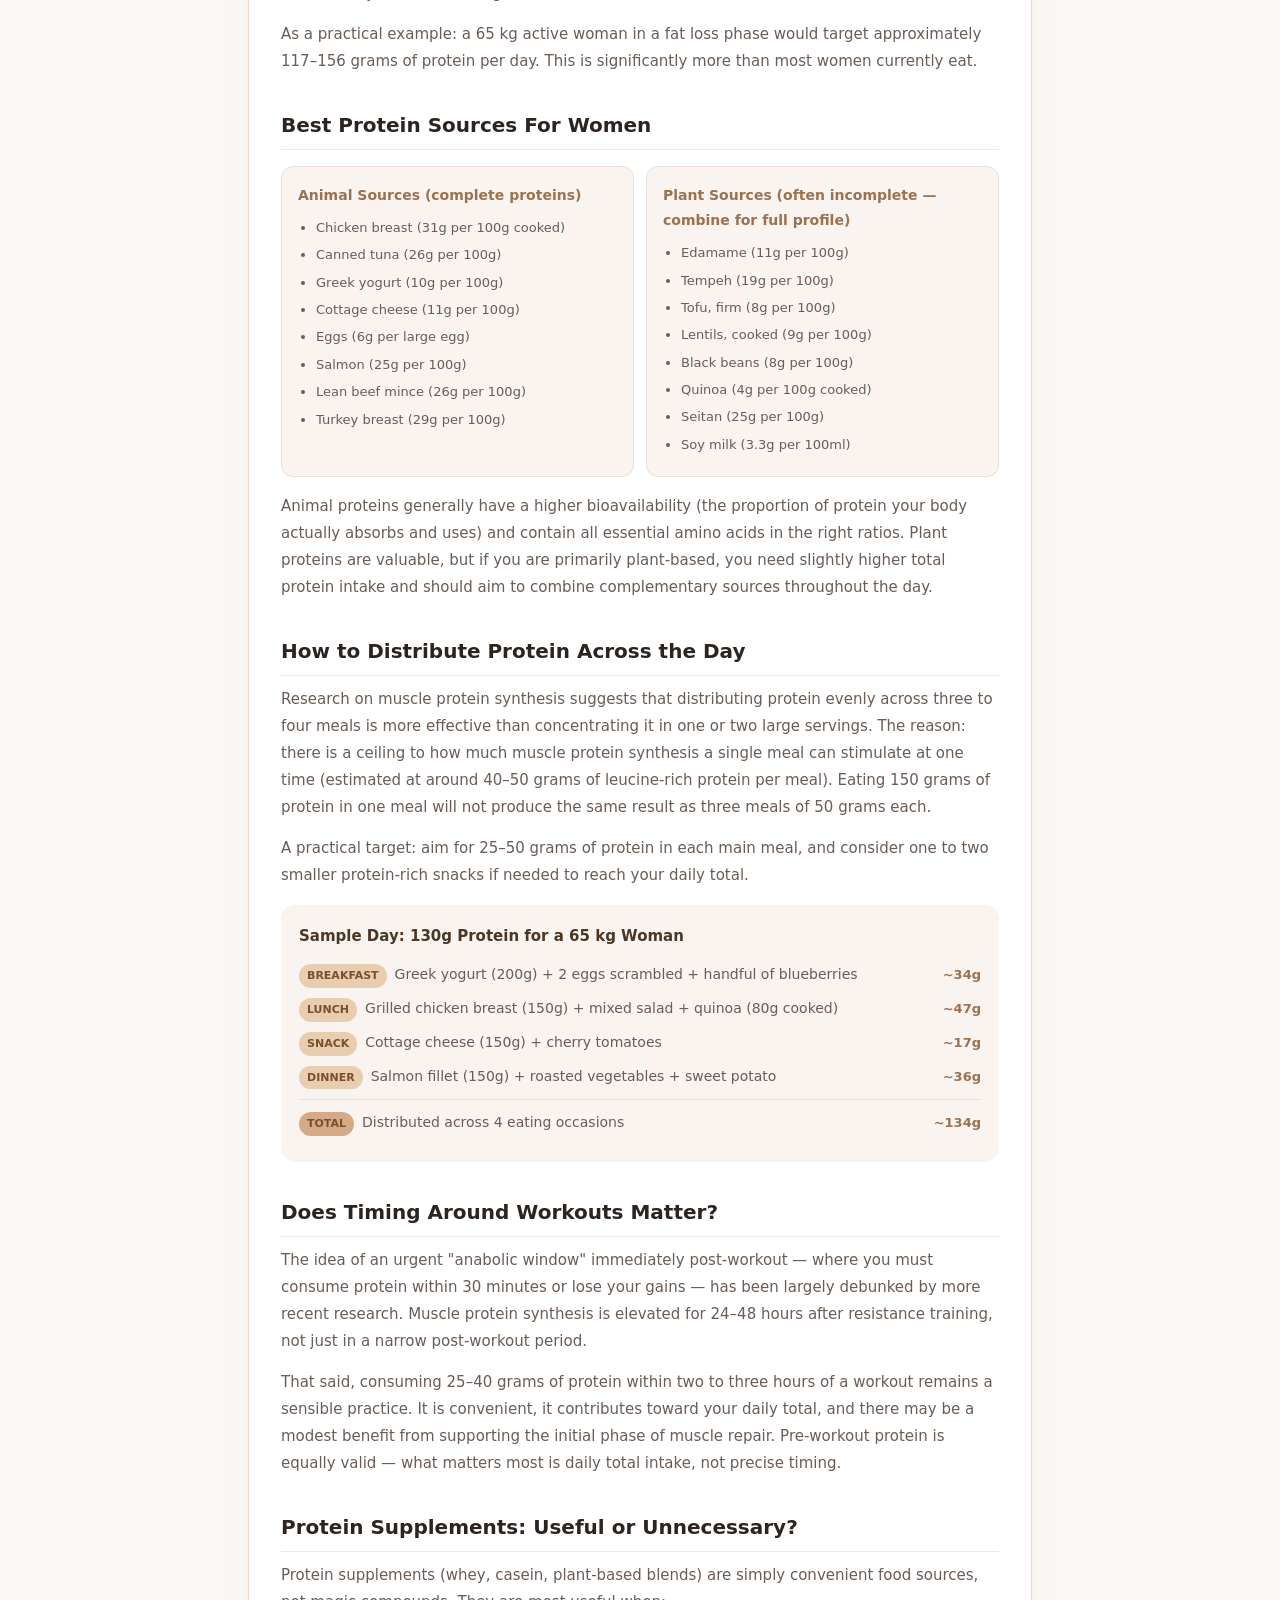
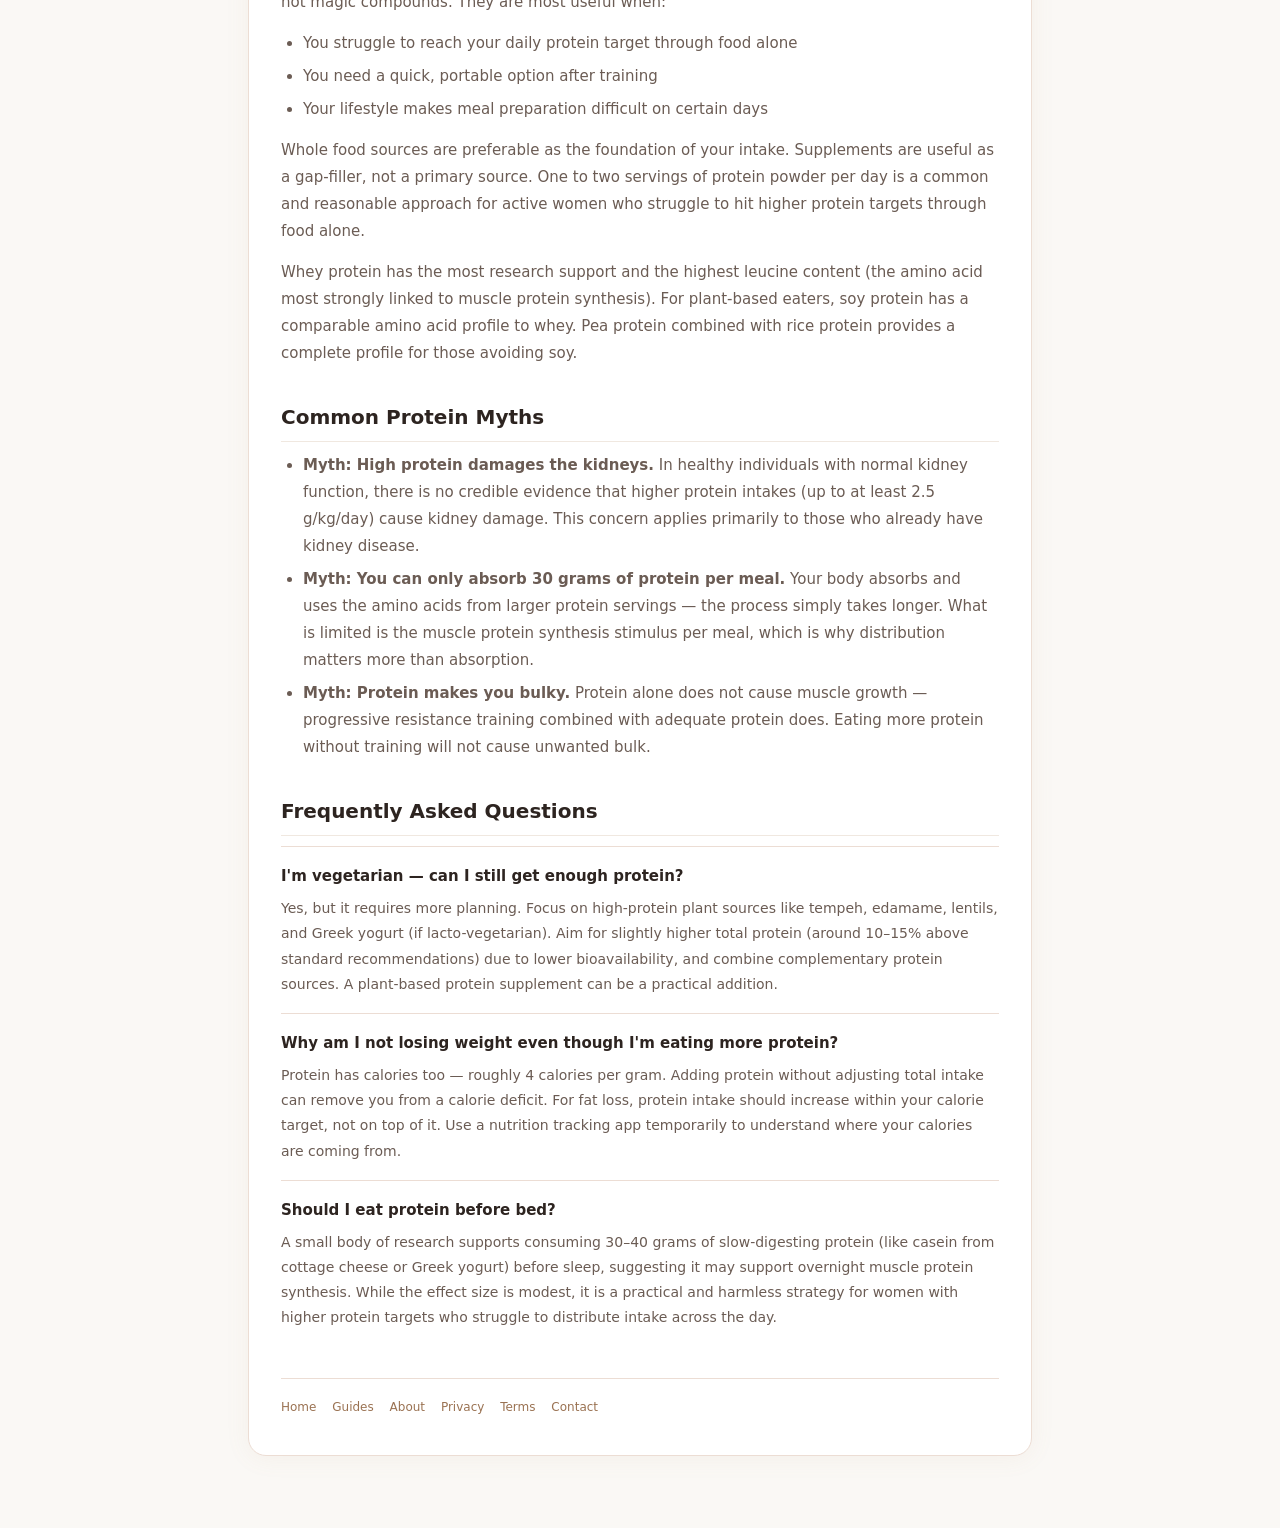
<file: protein-guide.html>
<!DOCTYPE html>
<html lang="en">
<head>
  <meta charset="UTF-8" />
  <meta name="viewport" content="width=device-width, initial-scale=1.0" />
  <title>Protein Intake Guide For Women: How Much, When, and What to Eat - Calibrate</title>
  <meta name="description" content="A comprehensive protein guide for women covering how much protein you need, the best food sources, meal timing, common myths, and how to hit your daily targets practically." />
  <link rel="canonical" href="https://woojintest.pages.dev/protein-guide.html" />
  <meta property="og:type" content="article" />
  <meta property="og:title" content="Protein Intake Guide For Women: How Much, When, and What to Eat" />
  <meta property="og:description" content="A comprehensive protein guide for women covering how much protein you need, the best food sources, meal timing, common myths, and how to hit your daily targets practically." />
  <meta property="og:url" content="https://woojintest.pages.dev/protein-guide.html" />
  <meta property="og:site_name" content="Calibrate" />
  <meta property="article:published_time" content="2026-04-01" />
  <meta name="twitter:card" content="summary" />
  <meta name="twitter:title" content="Protein Intake Guide For Women: How Much, When, and What to Eat" />
  <meta name="twitter:description" content="How much protein women need, the best sources, meal timing, and practical daily strategies." />
  <meta name="google-adsense-account" content="ca-pub-9247222675222330" />
  <script async src="https://pagead2.googlesyndication.com/pagead/js/adsbygoogle.js?client=ca-pub-9247222675222330" crossorigin="anonymous"></script>
  <script async src="https://www.googletagmanager.com/gtag/js?id=G-ZL0KT039TB"></script>
  <script>
    window.dataLayer = window.dataLayer || [];
    function gtag(){dataLayer.push(arguments);}
    gtag('js', new Date());
    gtag('config', 'G-ZL0KT039TB');
  </script>
  <script type="text/javascript">
    (function(c,l,a,r,i,t,y){
        c[a]=c[a]||function(){(c[a].q=c[a].q||[]).push(arguments)};
        t=l.createElement(r);t.async=1;t.src="https://www.clarity.ms/tag/"+i;
        y=l.getElementsByTagName(r)[0];y.parentNode.insertBefore(t,y);
    })(window, document, "clarity", "script", "w45pj6dyt1");
  </script>
  <style>
    * { box-sizing: border-box; }
    body { margin: 0; font-family: Inter, system-ui, sans-serif; background: #faf8f5; color: #2d2420; line-height: 1.8; }
    nav.nav { background: #fff; border-bottom: 1px solid #ecddd4; padding: 14px 24px; display: flex; align-items: center; justify-content: space-between; position: sticky; top: 0; z-index: 10; }
    .nav-brand { color: #9a7252; text-decoration: none; font-weight: 700; letter-spacing: 2.5px; text-transform: uppercase; font-size: 13px; }
    .nav-links { display: flex; gap: 22px; }
    .nav-links a { color: #6b5c54; text-decoration: none; font-size: 13px; font-weight: 500; }
    .nav-links a:hover { color: #9a7252; }
    .wrap { max-width: 820px; margin: 0 auto; padding: 36px 18px 72px; }
    .card { background: #fff; border: 1px solid #ecddd4; border-radius: 18px; box-shadow: 0 2px 24px rgba(184,144,106,0.08); padding: 36px 32px; }
    h1 { margin: 0 0 16px; font-size: 32px; line-height: 1.2; }
    h2 { margin: 32px 0 10px; font-size: 20px; color: #2d2420; border-bottom: 1px solid #f0e8e0; padding-bottom: 6px; }
    h3 { margin: 20px 0 8px; font-size: 16px; color: #4a3728; }
    p { font-size: 15px; color: #6b5c54; margin: 0 0 14px; }
    ul, ol { padding-left: 22px; margin: 0 0 14px; }
    li { font-size: 15px; color: #6b5c54; margin-bottom: 6px; }
    .intro-note { background: #fdf5ed; border-left: 3px solid #b8906a; border-radius: 0 10px 10px 0; padding: 14px 18px; margin: 18px 0; }
    .intro-note p { margin: 0; font-size: 14px; color: #7a5c48; }
    .food-grid { display: grid; grid-template-columns: 1fr 1fr; gap: 12px; margin: 16px 0; }
    @media (max-width: 600px) { .food-grid { grid-template-columns: 1fr; } }
    .food-cat { background: #f9f4ef; border: 1px solid #ecddd4; border-radius: 12px; padding: 16px; }
    .food-cat h3 { font-size: 14px; font-weight: 700; margin: 0 0 8px; color: #9a7252; }
    .food-cat ul { margin: 0; padding-left: 18px; }
    .food-cat li { font-size: 13px; margin-bottom: 4px; }
    .sample-day { background: #f9f4ef; border-radius: 14px; padding: 18px; margin: 16px 0; }
    .sample-day h3 { font-size: 15px; color: #4a3728; margin: 0 0 12px; }
    .meal-row { display: flex; align-items: baseline; gap: 8px; margin-bottom: 8px; font-size: 14px; }
    .meal-tag { background: #e8cdb0; color: #7a4f2a; padding: 2px 8px; border-radius: 100px; font-size: 11px; font-weight: 700; text-transform: uppercase; flex-shrink: 0; }
    .meal-desc { color: #6b5c54; flex: 1; }
    .meal-prot { color: #9a7252; font-weight: 700; font-size: 13px; }
    .faq-item { border-top: 1px solid #ecddd4; padding: 16px 0; }
    .faq-item:last-child { border-bottom: 1px solid #ecddd4; }
    .faq-q { font-size: 15px; font-weight: 600; color: #2d2420; margin: 0 0 6px; }
    .faq-a { font-size: 14px; color: #6b5c54; margin: 0; }
    .footer { margin-top: 32px; padding-top: 18px; border-top: 1px solid #ecddd4; font-size: 12px; color: #9b8e87; }
    .footer a { color: #9a7252; text-decoration: none; margin-right: 12px; }
    .breadcrumb { font-size: 12px; color: #9b8e87; margin-bottom: 18px; display: flex; align-items: center; gap: 6px; flex-wrap: wrap; }
    .breadcrumb a { color: #9a7252; text-decoration: none; }
    .breadcrumb span.sep { color: #ecddd4; }
    .article-meta { display: flex; align-items: center; gap: 16px; margin-bottom: 22px; flex-wrap: wrap; }
    .article-meta time { font-size: 12px; color: #9b8e87; }
    .article-meta .author-tag { font-size: 12px; background: #f5ede8; color: #7a5c48; padding: 3px 10px; border-radius: 100px; border: 1px solid #e8cdb0; }
    .related-guides { margin-top: 32px; padding-top: 22px; border-top: 1px solid #ecddd4; }
    .related-guides h2 { font-size: 16px; color: #2d2420; margin: 0 0 12px; border: none; padding: 0; }
    .related-list { display: grid; gap: 10px; }
    .related-item { background: #f9f4ef; border: 1px solid #ecddd4; border-radius: 12px; padding: 14px 16px; text-decoration: none; display: block; transition: border-color 0.2s; }
    .related-item:hover { border-color: #b8906a; }
    .related-item strong { display: block; font-size: 14px; color: #2d2420; margin-bottom: 3px; }
    .related-item span { font-size: 12px; color: #6b5c54; }
  </style>
  <script type="application/ld+json">
  {
    "@context": "https://schema.org",
    "@graph": [
      {
        "@type": "Article",
        "headline": "Protein Intake Guide For Women: How Much, When, and What to Eat",
        "description": "A comprehensive protein guide for women covering how much protein you need, the best food sources, meal timing, common myths, and how to hit your daily targets practically.",
        "url": "https://woojintest.pages.dev/protein-guide.html",
        "datePublished": "2026-04-01",
        "dateModified": "2026-04-01",
        "author": {"@type": "Organization", "name": "Calibrate", "url": "https://woojintest.pages.dev/"},
        "publisher": {"@type": "Organization", "name": "Calibrate", "url": "https://woojintest.pages.dev/"},
        "mainEntityOfPage": {"@type": "WebPage", "@id": "https://woojintest.pages.dev/protein-guide.html"},
        "inLanguage": "en"
      },
      {
        "@type": "BreadcrumbList",
        "itemListElement": [
          {"@type": "ListItem", "position": 1, "name": "Home", "item": "https://woojintest.pages.dev/"},
          {"@type": "ListItem", "position": 2, "name": "Guides", "item": "https://woojintest.pages.dev/guides.html"},
          {"@type": "ListItem", "position": 3, "name": "Protein Intake Guide", "item": "https://woojintest.pages.dev/protein-guide.html"}
        ]
      },
      {
        "@type": "FAQPage",
        "mainEntity": [
          {
            "@type": "Question",
            "name": "Can vegetarian women get enough protein for fitness goals?",
            "acceptedAnswer": {"@type": "Answer", "text": "Yes, but it requires more planning. Focus on high-protein plant sources like tempeh, edamame, lentils, and Greek yogurt. Aim for slightly higher total protein due to lower bioavailability, and combine complementary protein sources throughout the day. A plant-based protein supplement can be a practical addition."}
          },
          {
            "@type": "Question",
            "name": "Why am I not losing weight even though I'm eating more protein?",
            "acceptedAnswer": {"@type": "Answer", "text": "Protein has calories too — roughly 4 calories per gram. Adding protein without adjusting total intake can remove you from a calorie deficit. For fat loss, protein intake should increase within your calorie target, not on top of it."}
          },
          {
            "@type": "Question",
            "name": "Should I eat protein before bed?",
            "acceptedAnswer": {"@type": "Answer", "text": "A small body of research supports consuming 30 to 40 grams of slow-digesting protein like casein from cottage cheese or Greek yogurt before sleep. It is a practical and harmless strategy for women with higher protein targets who struggle to distribute intake across the day."}
          }
        ]
      }
    ]
  }
  </script>
</head>
<body>
  <nav class="nav">
    <a class="nav-brand" href="/">Calibrate</a>
    <div class="nav-links">
      <a href="/guides.html">Guides</a>
      <a href="/about.html">About</a>
      <a href="/contact.html">Contact</a>
    </div>
  </nav>
  <div class="wrap">
    <div class="card">
      <h1>Protein Intake Guide For Women: How Much, When, and What to Eat</h1>
      <p>Protein is the most important macronutrient for women who exercise — whether the goal is fat loss, muscle development, improved body composition, or simply maintaining the results of consistent training. Despite this, most women significantly undereat protein, often consuming half or less of what the current evidence base suggests is optimal for active individuals.</p>
      <p>This guide covers why protein matters, how much you actually need, the best food sources, how to distribute it across the day, and practical strategies for hitting your targets without resorting to tasteless meals or excessive supplements.</p>

      <div class="intro-note">
        <p><strong>Note:</strong> This is general educational content. Individual protein needs vary based on age, health status, kidney function, and specific goals. If you have kidney disease or other relevant health conditions, consult your doctor before significantly increasing protein intake.</p>
      </div>

      <h2>Why Protein Matters More Than Most Women Realize</h2>
      <p>Protein plays several critical roles that go beyond building muscle:</p>
      <ul>
        <li><strong>Muscle repair and synthesis:</strong> Every time you exercise, muscle fibers sustain micro-damage. Protein provides the amino acids needed to repair this damage and rebuild the fibers slightly stronger and larger over time. Without adequate protein, this process is incomplete regardless of how well you train.</li>
        <li><strong>Satiety and hunger management:</strong> Protein is the most satiating macronutrient. Higher-protein meals consistently reduce hunger and decrease total calorie intake compared to lower-protein meals with the same calorie count. This makes protein an important tool during fat loss phases.</li>
        <li><strong>Thermic effect:</strong> The body uses approximately 20–30% of the calories from protein just to digest and process it, compared to 5–10% for carbohydrates and 0–3% for fat. This means a higher-protein diet modestly increases total calorie expenditure.</li>
        <li><strong>Muscle preservation during fat loss:</strong> In a calorie deficit, the body can break down muscle tissue for energy. Higher protein intake combined with resistance training dramatically reduces this muscle loss, ensuring most of the weight lost comes from fat rather than lean mass.</li>
        <li><strong>Bone health:</strong> Adequate protein supports bone density alongside calcium and vitamin D — an important consideration for women, particularly as they approach perimenopause and beyond.</li>
      </ul>

      <h2>How Much Protein Do Women Actually Need?</h2>
      <p>The official government recommended daily intake for protein is often cited as 0.8 grams per kilogram of bodyweight. However, this figure represents a minimum for general health — not an optimal intake for active women seeking to improve body composition, maintain muscle, or support training.</p>
      <p>Current evidence from sports nutrition research suggests the following ranges for active women:</p>
      <ul>
        <li><strong>Maintaining weight and general fitness:</strong> 1.4–1.8 g per kg of bodyweight per day</li>
        <li><strong>Fat loss while preserving muscle:</strong> 1.8–2.4 g per kg of bodyweight per day</li>
        <li><strong>Building muscle (muscle gain phase):</strong> 1.6–2.2 g per kg of bodyweight per day</li>
        <li><strong>Older women (45+):</strong> Towards the higher end of these ranges, as protein synthesis efficiency declines with age</li>
      </ul>
      <p>As a practical example: a 65 kg active woman in a fat loss phase would target approximately 117–156 grams of protein per day. This is significantly more than most women currently eat.</p>

      <h2>Best Protein Sources For Women</h2>

      <div class="food-grid">
        <div class="food-cat">
          <h3>Animal Sources (complete proteins)</h3>
          <ul>
            <li>Chicken breast (31g per 100g cooked)</li>
            <li>Canned tuna (26g per 100g)</li>
            <li>Greek yogurt (10g per 100g)</li>
            <li>Cottage cheese (11g per 100g)</li>
            <li>Eggs (6g per large egg)</li>
            <li>Salmon (25g per 100g)</li>
            <li>Lean beef mince (26g per 100g)</li>
            <li>Turkey breast (29g per 100g)</li>
          </ul>
        </div>
        <div class="food-cat">
          <h3>Plant Sources (often incomplete — combine for full profile)</h3>
          <ul>
            <li>Edamame (11g per 100g)</li>
            <li>Tempeh (19g per 100g)</li>
            <li>Tofu, firm (8g per 100g)</li>
            <li>Lentils, cooked (9g per 100g)</li>
            <li>Black beans (8g per 100g)</li>
            <li>Quinoa (4g per 100g cooked)</li>
            <li>Seitan (25g per 100g)</li>
            <li>Soy milk (3.3g per 100ml)</li>
          </ul>
        </div>
      </div>

      <p>Animal proteins generally have a higher bioavailability (the proportion of protein your body actually absorbs and uses) and contain all essential amino acids in the right ratios. Plant proteins are valuable, but if you are primarily plant-based, you need slightly higher total protein intake and should aim to combine complementary sources throughout the day.</p>

      <h2>How to Distribute Protein Across the Day</h2>
      <p>Research on muscle protein synthesis suggests that distributing protein evenly across three to four meals is more effective than concentrating it in one or two large servings. The reason: there is a ceiling to how much muscle protein synthesis a single meal can stimulate at one time (estimated at around 40–50 grams of leucine-rich protein per meal). Eating 150 grams of protein in one meal will not produce the same result as three meals of 50 grams each.</p>
      <p>A practical target: aim for 25–50 grams of protein in each main meal, and consider one to two smaller protein-rich snacks if needed to reach your daily total.</p>

      <div class="sample-day">
        <h3>Sample Day: 130g Protein for a 65 kg Woman</h3>
        <div class="meal-row"><span class="meal-tag">Breakfast</span><span class="meal-desc">Greek yogurt (200g) + 2 eggs scrambled + handful of blueberries</span><span class="meal-prot">~34g</span></div>
        <div class="meal-row"><span class="meal-tag">Lunch</span><span class="meal-desc">Grilled chicken breast (150g) + mixed salad + quinoa (80g cooked)</span><span class="meal-prot">~47g</span></div>
        <div class="meal-row"><span class="meal-tag">Snack</span><span class="meal-desc">Cottage cheese (150g) + cherry tomatoes</span><span class="meal-prot">~17g</span></div>
        <div class="meal-row"><span class="meal-tag">Dinner</span><span class="meal-desc">Salmon fillet (150g) + roasted vegetables + sweet potato</span><span class="meal-prot">~36g</span></div>
        <div class="meal-row" style="margin-top:10px;border-top:1px solid #ecddd4;padding-top:10px"><span class="meal-tag" style="background:#d4aa88">Total</span><span class="meal-desc">Distributed across 4 eating occasions</span><span class="meal-prot">~134g</span></div>
      </div>

      <h2>Does Timing Around Workouts Matter?</h2>
      <p>The idea of an urgent "anabolic window" immediately post-workout — where you must consume protein within 30 minutes or lose your gains — has been largely debunked by more recent research. Muscle protein synthesis is elevated for 24–48 hours after resistance training, not just in a narrow post-workout period.</p>
      <p>That said, consuming 25–40 grams of protein within two to three hours of a workout remains a sensible practice. It is convenient, it contributes toward your daily total, and there may be a modest benefit from supporting the initial phase of muscle repair. Pre-workout protein is equally valid — what matters most is daily total intake, not precise timing.</p>

      <h2>Protein Supplements: Useful or Unnecessary?</h2>
      <p>Protein supplements (whey, casein, plant-based blends) are simply convenient food sources, not magic compounds. They are most useful when:</p>
      <ul>
        <li>You struggle to reach your daily protein target through food alone</li>
        <li>You need a quick, portable option after training</li>
        <li>Your lifestyle makes meal preparation difficult on certain days</li>
      </ul>
      <p>Whole food sources are preferable as the foundation of your intake. Supplements are useful as a gap-filler, not a primary source. One to two servings of protein powder per day is a common and reasonable approach for active women who struggle to hit higher protein targets through food alone.</p>
      <p>Whey protein has the most research support and the highest leucine content (the amino acid most strongly linked to muscle protein synthesis). For plant-based eaters, soy protein has a comparable amino acid profile to whey. Pea protein combined with rice protein provides a complete profile for those avoiding soy.</p>

      <h2>Common Protein Myths</h2>
      <ul>
        <li><strong>Myth: High protein damages the kidneys.</strong> In healthy individuals with normal kidney function, there is no credible evidence that higher protein intakes (up to at least 2.5 g/kg/day) cause kidney damage. This concern applies primarily to those who already have kidney disease.</li>
        <li><strong>Myth: You can only absorb 30 grams of protein per meal.</strong> Your body absorbs and uses the amino acids from larger protein servings — the process simply takes longer. What is limited is the muscle protein synthesis stimulus per meal, which is why distribution matters more than absorption.</li>
        <li><strong>Myth: Protein makes you bulky.</strong> Protein alone does not cause muscle growth — progressive resistance training combined with adequate protein does. Eating more protein without training will not cause unwanted bulk.</li>
      </ul>

      <h2>Frequently Asked Questions</h2>
      <div class="faq-item">
        <p class="faq-q">I'm vegetarian — can I still get enough protein?</p>
        <p class="faq-a">Yes, but it requires more planning. Focus on high-protein plant sources like tempeh, edamame, lentils, and Greek yogurt (if lacto-vegetarian). Aim for slightly higher total protein (around 10–15% above standard recommendations) due to lower bioavailability, and combine complementary protein sources. A plant-based protein supplement can be a practical addition.</p>
      </div>
      <div class="faq-item">
        <p class="faq-q">Why am I not losing weight even though I'm eating more protein?</p>
        <p class="faq-a">Protein has calories too — roughly 4 calories per gram. Adding protein without adjusting total intake can remove you from a calorie deficit. For fat loss, protein intake should increase within your calorie target, not on top of it. Use a nutrition tracking app temporarily to understand where your calories are coming from.</p>
      </div>
      <div class="faq-item">
        <p class="faq-q">Should I eat protein before bed?</p>
        <p class="faq-a">A small body of research supports consuming 30–40 grams of slow-digesting protein (like casein from cottage cheese or Greek yogurt) before sleep, suggesting it may support overnight muscle protein synthesis. While the effect size is modest, it is a practical and harmless strategy for women with higher protein targets who struggle to distribute intake across the day.</p>
      </div>

      <div class="footer">
        <a href="/">Home</a>
        <a href="/guides.html">Guides</a>
        <a href="/about.html">About</a>
        <a href="/privacy.html">Privacy</a>
        <a href="/terms.html">Terms</a>
        <a href="/contact.html">Contact</a>
      </div>
    </div>
  </div>
</body>
</html>
</file>
